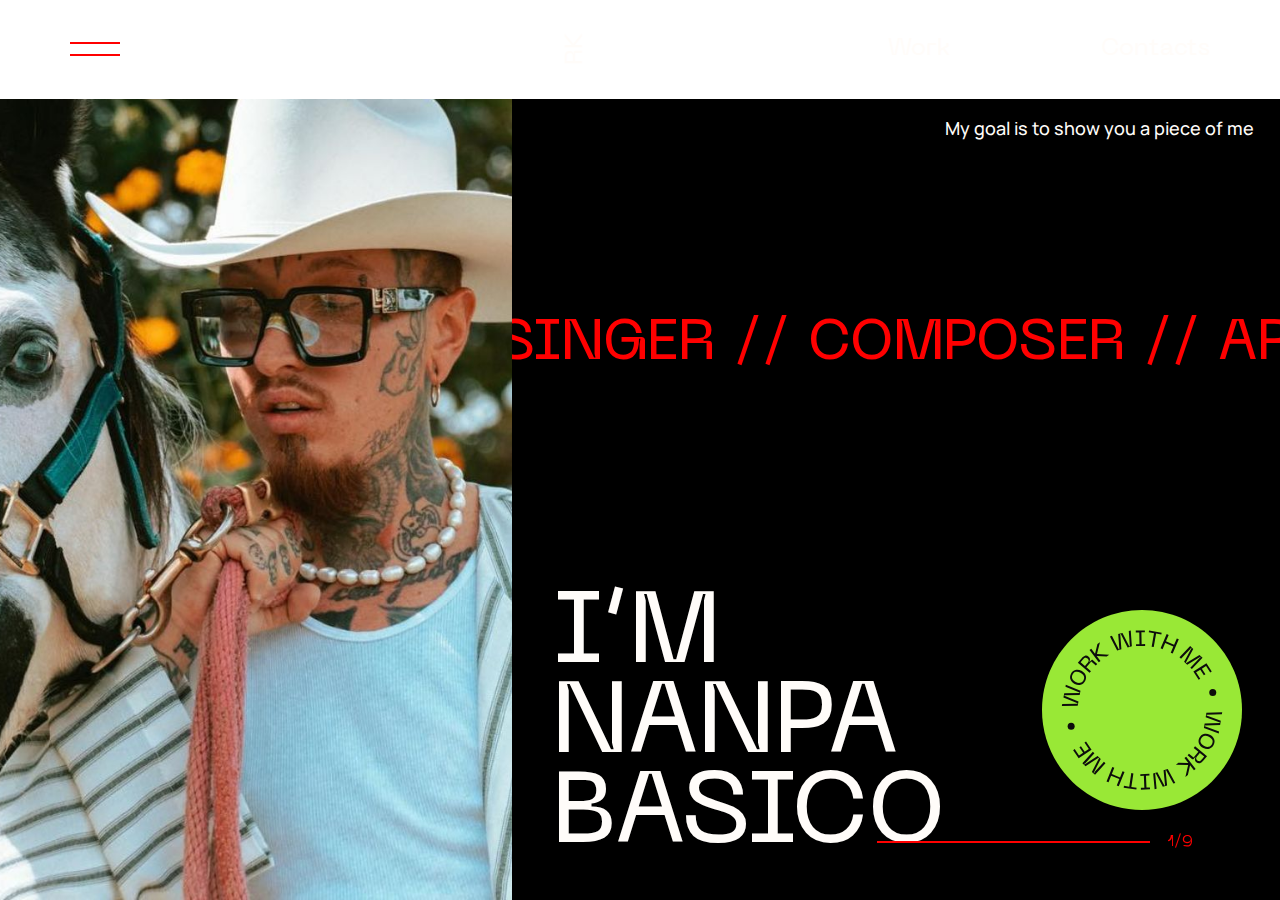
<file: index.html>
<!DOCTYPE html>
<html lang="en">
  <head>
    <meta charset="UTF-8">
    <meta name="viewport" content="width=device-width, initial-scale=1.0"><link rel="apple-touch-icon" sizes="57x57" href="./favicon/apple-icon-57x57.png">
<link rel="apple-touch-icon" sizes="60x60" href="./favicon/apple-icon-60x60.png">
<link rel="apple-touch-icon" sizes="72x72" href="./favicon/apple-icon-72x72.png">
<link rel="apple-touch-icon" sizes="76x76" href="./favicon/apple-icon-76x76.png">
<link rel="apple-touch-icon" sizes="114x114" href="./favicon/apple-icon-114x114.png">
<link rel="apple-touch-icon" sizes="120x120" href="./favicon/apple-icon-120x120.png">
<link rel="apple-touch-icon" sizes="144x144" href="./favicon/apple-icon-144x144.png">
<link rel="apple-touch-icon" sizes="152x152" href="./favicon/apple-icon-152x152.png">
<link rel="apple-touch-icon" sizes="180x180" href="./favicon/apple-icon-180x180.png">
<link rel="icon" type="image/png" sizes="192x192"  href="./favicon/android-icon-192x192.png">
<link rel="icon" type="image/png" sizes="32x32" href="./favicon/favicon-32x32.png">
<link rel="icon" type="image/png" sizes="96x96" href="./favicon/favicon-96x96.png">
<link rel="icon" type="image/png" sizes="16x16" href="./favicon/favicon-16x16.png">
<link rel="manifest" href="./favicon/manifest.json">
<meta name="msapplication-TileColor" content="#ffffff">
<meta name="msapplication-TileImage" content="./favicon/ms-icon-144x144.png">
<meta name="theme-color" content="#ffffff">
    <link href="css/main.css" rel="stylesheet"> 
    <title>RK - Homepage</title>
  </head>
  <body class="js-header-main">
    <main class="main">
      <header class="header">
        <div class="header__wrapper">
          <div class="header__burger"><span> </span></div>
          <div class="header__menu"><a class="header__menu-logo" href="index.html">RK</a>
            <div class="header__menu-exit"></div>
            <div class="header__menu-content">
              <ul class="header__menu-list" id="myMenu">
                <li class="header__menu-item" data-menuanchor="home" data-anchor=".section_home"><a class="header__menu-link" href="#home">home</a></li>
                <li class="header__menu-item" data-menuanchor="about" data-anchor=".section__about"><a class="header__menu-link" href="#about">about</a></li>
                <li class="header__menu-item" data-menuanchor="experience" data-anchor=".section__experience"><a class="header__menu-link" href="#experience">experience</a></li>
                <li class="header__menu-item" data-menuanchor="works" data-anchor=".section__works"><a class="header__menu-link" href="#works">works</a></li>
                <li class="header__menu-item" data-menuanchor="services" data-anchor=".section__services"><a class="header__menu-link" href="#services">services</a></li>
                <li class="header__menu-item" data-menuanchor="recognition" data-anchor=".section__recognition"><a class="header__menu-link" href="#recognition">recognition</a></li>
                <li class="header__menu-item" data-menuanchor="testimonials" data-anchor=".section__testimonials"><a class="header__menu-link" href="testimonials">testimonials</a></li>
                <li class="header__menu-item" data-menuanchor="blog" data-anchor=".section__blog"><a class="header__menu-link" href="#Blog">Blog</a></li>
                <li class="header__menu-item" data-menuanchor="contacts" data-anchor=".section__contacts"><a class="header__menu-link" href="#contacts">contacts </a></li>
              </ul>
            </div>
          </div><a class="header__logo" href="index.html">RK</a>
          <ul class="header__links">
            <li><a href="#works">Work</a></li>
            <li><a href="#contacts">Contacts</a></li>
          </ul>
        </div>
      </header>
      <div class="wrapper" id="preloader">
        <div class="main-circle">
          <div class="green-circle">
            <div class="brown-circle"></div>
          </div>
        </div>
      </div>
      <div class="nav-widget__wrapper">
        <div class="nav-widget">
          <div class="nav-widget__line">
            <div class="nav-widget__line-active progress-line-js"></div>
          </div>
          <div class="nav-widget__page-number js-page-number">1/9</div>
        </div>
      </div>
      <div id="pagepiling">
        <div class="section section_home pp-scrollable">
          <div class="home js-section" id="home">
            <div class="home-container"><img class="home-image home-image--desktop home__image js-img-home" src="img/main/home/king.jpg" alt="Author's photo"><img class="home-image home-image--mobile home__image js-img-home-adapt" src="img/main/home/home.jpg" alt="Author's photo">
              <div class="home-container__info home-author">
                <h1 class="neue neue-headline1 home-author__name js-author-home">I’m Nanpa Basico</h1>
                <p class="manrope manrope-text2 home-author__description">My goal is to show you a piece of me</p><a class="home-author__button home-button" href="#contacts">
               <div class="home-button__item"></div></a>
              </div>
              <div class="home-ticker js-ticker">
                <div class="home-ticker__wrapper">
                  <p class="neue neue-headline2 home-ticker__text">Nanpa Basico //&nbsp;singer //&nbsp;composer //&nbsp;artist //&nbsp;Colombian //&nbsp;special //&nbsp;Rapper //&nbsp;urban //&nbsp;art</p>
                  <p class="neue neue-headline2 home-ticker__text">Nanpa Basico //&nbsp;singer //&nbsp;composer //&nbsp;artist //&nbsp;Colombian //&nbsp;special //&nbsp;Rapper //&nbsp;Urban //&nbsp;art</p>
                </div>
              </div>
            </div>
          </div>
        </div>
        <div class="section section__about pp-scrollable">
          <div class="section-main about js-section" id="about">
            <div class="container-main about__container">
              <div class="about__row">
                <div class="about__title neue-headline2-green">N</div>
                <div class="about__work-info neue-headline3">My creativity has been wandering on the internet for years.</div>
                <div class="about__img-wrapper"><img class="about__img" src="img/main/about/img1.jpg" alt="img"></div>
                <div class="about__skills">
                  <div class="about__skill-title about__skill-title-one">
                    <div class="neue-headline2 about__skill-counter">10</div><span class="neue-text2 about__skill-name">years<br/>experience</span>
                  </div>
                  <div class="about__skill-title about__skill-title-two">
                    <div class="neue-headline2 about__skill-counter">78</div><span class="neue-text2 about__skill-name">songs <br/>artistic world</span>
                  </div>
                  <div class="about__skill-desc about__skill-desc-one manrope-text2">For many years my dedication to music has had ups and downs, however I never stop and go for more with the aim of showing you my art. </div>
                  <div class="about__skill-desc about__skill-desc-two manrope-text2">I have 78 songs throughout these years, each of those songs has a very important feeling and even connects with personal feelings or situations in my life. </div>
                </div>
              </div>
            </div>
          </div>
        </div>
        <div class="section section__experience pp-scrollable">
          <div class="section-main experience js-section" id="experience">
            <div class="container-main experience__container">
              <div class="experience__title neue-headline2-green">experience</div>
              <div class="experience__row">
                <div class="experience__resume">
                  <div class="experience__resume-text manrope-text2">In these years that I have been in this, I have witnessed my evolution in all aspects and I have known my greatest limit. My personal life and my life as an artist are united, because I do what I love. </div><a class="experience__resume-button button-primary"><span>RESUME DOWNLOAD</span><img src="img/main/arrow.svg" alt="img"></a>
                </div>
                <div class="experience__history"><a class="experience__card active" href="#" data-cursor="img/main/experience/cursor1.png">
                    <div class="experience__card-top">
                      <div class="experience__position neue-headline3">Director</div>
                      <div class="experience__company neue-text1">Video direction</div>
                    </div>
                    <div class="experience__date manrope-text2">2015 - Present</div></a><a class="experience__card active" href="#" data-cursor="img/main/experience/cursor2.png">
                    <div class="experience__card-top">
                      <div class="experience__position neue-headline3">Composer</div>
                      <div class="experience__company neue-text1">artistic</div>
                    </div>
                    <div class="experience__date manrope-text2">2014 - 2018</div></a><a class="experience__card active" href="#" data-cursor="img/main/experience/cursor3.png">
                    <div class="experience__card-top">
                      <div class="experience__position neue-headline3">Rapper singer</div>
                      <div class="experience__company neue-text1">singer</div>
                    </div>
                    <div class="experience__date manrope-text2">2013 - present</div></a><a class="experience__card active" href="#" data-cursor="img/main/experience/cursor4.png">
                    <div class="experience__card-top">
                      <div class="experience__position neue-headline3">Internet celebrity</div>
                      <div class="experience__company neue-text1">Promote brands</div>
                    </div>
                    <div class="experience__date manrope-text2">2019 - Present</div></a></div>
              </div>
            </div>
          </div>
        </div>
        <div class="section section__works pp-scrollable">
          <div class="section-main works js-section" id="works">
            <div class="container-main works__container">
              <div class="works__title neue-headline2-green">Albums</div>
              <div class="works__row">
                <div class="swiper-container2 works__swiper-container">
                  <div class="swiper-wrapper works__swiper-wrapper">
                    <div class="swiper-slide works__swiper-slide works__slide-xs"><a class="works__card" href="./case.html"><img class="works__img" src="img/main/works/img1.jpg" alt="img">
                        <div class="works__text neue-headline3">Nanpa Basico</div></a></div>
                    <div class="swiper-slide works__swiper-slide works__slide-sm"><a class="works__card" href="./case.html"><img class="works__img" src="img/main/works/img2.jpg" alt="img">
                        <div class="works__text neue-text2">Skinny</div></a></div>
                    <div class="swiper-slide works__swiper-slide works__slide-sm"><a class="works__card" href="./case.html"><img class="works__img" src="img/main/works/img3.jpg" alt="img">
                        <div class="works__text neue- neue-text2"></div></a></div>
                    <div class="swiper-slide works__swiper-slide works__slide-xs">Unicorn<a class="works__card" href="./case.html"><img class="works__img" src="img/main/works/img4.jpg" alt="img">
                        <div class="works__text neue-headline3">Another step to madness</div></a></div>
                    <div class="swiper-slide works__swiper-slide works__slide-sm"><a class="works__card" href="./case.html"><img class="works__img" src="img/main/works/img5.jpg" alt="img">
                        <div class="works__text neue-text2">99,9</div></a></div>
                    <div class="swiper-slide works__swiper-slide works__slide-sm">According to us<a class="works__card" href="./case.html"><img class="works__img" src="img/main/works/img6.jpg" alt="img">
                        <div class="works__text neue- neue-text2">Done shit</div></a></div>
                    <div class="swiper-slide works__swiper-slide works__slide-xs"><a class="works__card" href="./case.html"><img class="works__img" src="img/main/works/img7.jpg" alt="img">
                        <div class="works__text neue-headline3">Inevitable</div></a></div>
                  </div>
                </div>
                <div class="swiper-button-wrapper">
                  <div class="swiper-button-prev2 works__swiper-button-prev"><svg width="50" height="50" viewBox="0 0 50 50" fill="none" xmlns="http://www.w3.org/2000/svg">
<circle cx="25" cy="25" r="24.5" stroke="#787A7C"/>
<path d="M29 18L21 25L29 32" stroke="#787A7C"/>
</svg>
                  </div>
                  <div class="swiper-button-next2 works__swiper-button-next"><svg width="50" height="50" viewBox="0 0 50 50" fill="none" xmlns="http://www.w3.org/2000/svg">
<circle cx="25" cy="25" r="24.5" stroke="#787A7C"/>
<path d="M21 32L29 25L21 18" stroke="#787A7C"/>
</svg>
                  </div>
                </div>
              </div>
            </div>
          </div>
        </div>
        <div class="section section__services pp-scrollable">
          <div class="section-main services js-section" id="services">
            <div class="container-main services__container">
              <div class="services__row">
                <div class="services__column">
                  <div class="services__card js-services-item">
                    <div class="services__card-title js-services-control" data-control="1"><span class="manrope-text2 services__card-number">01</span>
                      <div class="neue-headline1 services__card-name">Love for music</div>
                    </div>
                    <div class="services__tab js-services-content" data-item="1">
                      <div class="services__tab-img-wrapper"> <img class="services__tab-img" src="img/main/services/image1-akk.jpg" alt="img"></div>
                      <div class="services__tab-desc manrope-text2">Throughout my life I have thought that music is a way to express what I feel, like types of mixed feelings.</div>
                    </div>
                  </div>
                  <div class="services__card js-services-item">
                    <div class="services__card-title js-services-control" data-control="2"><span class="manrope-text2 services__card-number">02</span>
                      <div class="neue-headline1 services__card-name">The art of feeling</div>
                    </div>
                    <div class="services__tab js-services-content" data-item="2">
                      <div class="services__tab-img-wrapper"> <img class="services__tab-img" src="img/main/services/image2-akk.jpg" alt="img"></div>
                      <div class="services__tab-desc manrope-text2">Music is art that must be understood in some way, through the melodies that sound and the lyrics that make it up.</div>
                    </div>
                  </div>
                  <div class="services__card js-services-item">
                    <div class="services__card-title js-services-control" data-control="3"><span class="manrope-text2 services__card-number">03</span>
                      <div class="neue-headline1 services__card-name">Feeling free</div>
                    </div>
                    <div class="services__tab js-services-content" data-item="3">
                      <div class="services__tab-img-wrapper"> <img class="services__tab-img" src="img/main/services/image3-akk.jpg" alt="img"></div>
                      <div class="services__tab-desc manrope-text2">There came a time when it was difficult for me to understand myself and be able to exercise the thoughts I have, to be who I am without prejudice and free because if many people humiliated me, they made me feel less than or like a weirdo.</div>
                    </div>
                  </div>
                  <div class="services__card js-services-item">
                    <div class="services__card-title js-services-control" data-control="4"><span class="manrope-text2 services__card-number">04</span>
                      <div class="neue-headline1 services__card-name">My world</div>
                    </div>
                    <div class="services__tab js-services-content" data-item="4">
                      <div class="services__tab-img-wrapper"> <img class="services__tab-img" src="img/main/services/image4-akk.jpg" alt="img"></div>
                      <div class="services__tab-desc manrope-text2">In a world like this, it is difficult to stand out and even more so if you do not have support, that is why I have decided to make this page and provide my support full of knowledge.</div>
                    </div>
                  </div>
                </div>
                <div class="services__tabs js-services-tabs"></div>
              </div>
            </div>
          </div>
        </div>
        <div class="section section__recognition pp-scrollable">
          <div class="section-main recognition js-section" id="recognition">
            <div class="container-main recognition__container">
              <div class="recognition__row">
                <div class="recognition__title neue-headline2-green">Visits around the world</div>
                <div class="recognition__inner">
                  <div class="recognition__img-wrapper">
                    <picture class="recognition__img">
                      <source class="recognition__img" srcset="img/main/recognition/img1.jpg" media="(min-width:767px)"><img class="recognition__img" src="img/main/recognition/img1-adapt.jpg" alt="img">
                    </picture>
                  </div>
                  <div class="recognition__resource">
                    <ul class="recognition__resource-list manrope-text2">
                      <li class="recognition__resource-list-title neue-headline3"><span>Mexico</span></li>
                      <li class="recognition__resource-list-item"><a href="">CDMX</a></li>
                      <li class="recognition__resource-list-item"><a href="">Guadalajara</a></li>
                      <li class="recognition__resource-list-item"><a href="">Tijuana</a></li>
                      <li class="recognition__resource-list-item"><a href="">Monterrey</a></li>
                    </ul>
                    <ul class="recognition__resource-list manrope-text2">
                      <li class="recognition__resource-list-title neue-headline3"><span>Spain</span></li>
                      <li class="recognition__resource-list-item"><a href="">Barcelona</a></li>
                      <li class="recognition__resource-list-item"><a href="">Madrid</a></li>
                      <li class="recognition__resource-list-item"><a href="">Bilbao</a></li>
                      <li class="recognition__resource-list-item"><a href="">Zaragoza</a></li>
                      <li class="recognition__resource-list-item"><a href="">Pontevedra</a></li>
                    </ul>
                    <ul class="recognition__resource-list manrope-text2">
                      <li class="recognition__resource-list-title neue-headline3"><span>USA</span></li>
                      <li class="recognition__resource-list-item"><a href="">Miami</a></li>
                      <li class="recognition__resource-list-item"><a href="">Washington</a></li>
                      <li class="recognition__resource-list-item"><a href="">New York</a></li>
                      <li class="recognition__resource-list-item"><a href="">Dallas, Tx</a></li>
                    </ul>
                  </div>
                </div>
                <div class="recognition__contact-me">
                  <div class="recognition__contact-text manrope-text2">Every place I visit is incredible, I feel like I leave something of myself in each place and they leave something of themselves in me.</div><a class="recognition__contact-button button-primary"><span>contact me</span><img src="img/main/arrow.svg" alt="img"></a>
                </div>
              </div>
            </div>
          </div>
        </div>
        <div class="section section__testimonials pp-scrollable">
          <div class="section-main testimonials js-section" id="testimonials">
            <div class="container-main testimonials__container">
              <div class="testimonials__row">
                <div class="testimonials__title neue-headline2-green">My Team</div>
                <div class="swiper-container2 testimonials__swiper-container">
                  <div class="swiper-wrapper testimonials__swiper-wrapper">
                    <div class="swiper-slide testimonials__swiper-slide">
                      <div class="testimonials__card">
                        <div class="testimonials__img-wrapper"><img class="testimonials__img" src="img/main/testimonials/img1.jpg" alt="img"></div>
                        <div class="testimonials__content"><img class="testimonials__content-img" src="img/main/testimonials/quote.svg" alt="img">
                          <div class="testimonials__content-text manrope-text1">My work team has been part of my process, I am not going to deny it... they are special to me, each one of them is important because even though I can work I only need them.</div>
                          <div class="testimonials__inner">
                            <div class="testimonials__author-wrapper">
                              <div class="testimonials__content-author neue-headline3">Nanpa Basico</div>
                              <div class="testimonials__content-company">Nan, Colombia.</div>
                            </div>
                            <div class="testimonials__swiper-button-wrapper">
                              <div class="swiper-button-prev2 testimonials__swiper-button-prev"><svg width="50" height="50" viewBox="0 0 50 50" fill="none" xmlns="http://www.w3.org/2000/svg">
<circle cx="25" cy="25" r="24.5" stroke="#787A7C"/>
<path d="M29 18L21 25L29 32" stroke="#787A7C"/>
</svg>
                              </div>
                              <div class="swiper-button-next2 testimonials__swiper-button-next"><svg width="50" height="50" viewBox="0 0 50 50" fill="none" xmlns="http://www.w3.org/2000/svg">
<circle cx="25" cy="25" r="24.5" stroke="#787A7C"/>
<path d="M21 32L29 25L21 18" stroke="#787A7C"/>
</svg>
                              </div>
                            </div>
                          </div>
                        </div>
                      </div>
                    </div>
                    <div class="swiper-slide testimonials__swiper-slide">
                      <div class="testimonials__card">
                        <div class="testimonials__img-wrapper"><img class="testimonials__img" src="img/main/testimonials/img2.jpg" alt="img"></div>
                        <div class="testimonials__content"><img class="testimonials__content-img" src="img/main/testimonials/quote.svg" alt="img">
                          <div class="testimonials__content-text manrope-text1">My team is made up of Jorge Arturo Jimenez Pinzon,Nicolas Romero, Camilo Mejia, Wlliam Gallo, Camilo Rojas, Julian Portillo, Gabriel Acero y Valentina Martinez Coral.</div>
                          <div class="testimonials__inner">
                            <div class="testimonials__author-wrapper">
                              <div class="testimonials__content-author neue-headline3">Nanpa Basico</div>
                              <div class="testimonials__content-company">Nan, Colombia</div>
                            </div>
                            <div class="testimonials__swiper-button-wrapper">
                              <div class="swiper-button-prev2 testimonials__swiper-button-prev"><svg width="50" height="50" viewBox="0 0 50 50" fill="none" xmlns="http://www.w3.org/2000/svg">
<circle cx="25" cy="25" r="24.5" stroke="#787A7C"/>
<path d="M29 18L21 25L29 32" stroke="#787A7C"/>
</svg>
                              </div>
                              <div class="swiper-button-next2 testimonials__swiper-button-next"><svg width="50" height="50" viewBox="0 0 50 50" fill="none" xmlns="http://www.w3.org/2000/svg">
<circle cx="25" cy="25" r="24.5" stroke="#787A7C"/>
<path d="M21 32L29 25L21 18" stroke="#787A7C"/>
</svg>
                              </div>
                            </div>
                          </div>
                        </div>
                      </div>
                    </div>
                    <div class="swiper-slide testimonials__swiper-slide">
                      <div class="testimonials__card">
                        <div class="testimonials__img-wrapper"><img class="testimonials__img" src="img/main/testimonials/img3.jpg" alt="img"></div>
                        <div class="testimonials__content"><img class="testimonials__content-img" src="img/main/testimonials/quote.svg" alt="img">
                          <div class="testimonials__content-text manrope-text1">All of them have worked with me for a long time, dedicating por completo a varios proyectos.</div>
                          <div class="testimonials__inner">
                            <div class="testimonials__author-wrapper">
                              <div class="testimonials__content-author neue-headline3">Nanpa Basico</div>
                              <div class="testimonials__content-company">Nan, Colombia</div>
                            </div>
                            <div class="testimonials__swiper-button-wrapper">
                              <div class="swiper-button-prev2 testimonials__swiper-button-prev"><svg width="50" height="50" viewBox="0 0 50 50" fill="none" xmlns="http://www.w3.org/2000/svg">
<circle cx="25" cy="25" r="24.5" stroke="#787A7C"/>
<path d="M29 18L21 25L29 32" stroke="#787A7C"/>
</svg>
                              </div>
                              <div class="swiper-button-next2 testimonials__swiper-button-next"><svg width="50" height="50" viewBox="0 0 50 50" fill="none" xmlns="http://www.w3.org/2000/svg">
<circle cx="25" cy="25" r="24.5" stroke="#787A7C"/>
<path d="M21 32L29 25L21 18" stroke="#787A7C"/>
</svg>
                              </div>
                            </div>
                          </div>
                        </div>
                      </div>
                    </div>
                    <div class="swiper-slide testimonials__swiper-slide">
                      <div class="testimonials__card">
                        <div class="testimonials__img-wrapper"><img class="testimonials__img" src="img/main/testimonials/img4.jpg" alt="img"></div>
                        <div class="testimonials__content"><img class="testimonials__content-img" src="img/main/testimonials/quote.svg" alt="img">
                          <div class="testimonials__content-text manrope-text1">Each one has a place in a different area, executive production, production manager, show designer, visuals, musical director, stage manager, still photography and digital project.</div>
                          <div class="testimonials__inner">
                            <div class="testimonials__author-wrapper">
                              <div class="testimonials__content-author neue-headline3">Nanpa Basico</div>
                              <div class="testimonials__content-company">Nan, Colombia</div>
                            </div>
                            <div class="testimonials__swiper-button-wrapper">
                              <div class="swiper-button-prev2 testimonials__swiper-button-prev"><svg width="50" height="50" viewBox="0 0 50 50" fill="none" xmlns="http://www.w3.org/2000/svg">
<circle cx="25" cy="25" r="24.5" stroke="#787A7C"/>
<path d="M29 18L21 25L29 32" stroke="#787A7C"/>
</svg>
                              </div>
                              <div class="swiper-button-next2 testimonials__swiper-button-next"><svg width="50" height="50" viewBox="0 0 50 50" fill="none" xmlns="http://www.w3.org/2000/svg">
<circle cx="25" cy="25" r="24.5" stroke="#787A7C"/>
<path d="M21 32L29 25L21 18" stroke="#787A7C"/>
</svg>
                              </div>
                            </div>
                          </div>
                        </div>
                      </div>
                    </div>
                  </div>
                </div>
              </div>
            </div>
          </div>
        </div>
        <div class="section section__blog pp-scrollable">
          <div class="section-main blog js-section" id="blog">
            <div class="container-main blog__container">
              <div class="blog__row">
                <div class="blog__title neue-headline2-green">Most famous songs</div>
                <div class="swiper-container2 blog__swiper-container">
                  <div class="swiper-wrapper blog__swiper-wrapper">
                    <div class="swiper-slide blog__swiper-slide blog__swiper-slide-xl"> <a class="blog__card blog__card-md" href="./blog.html"><img class="blog__card-img" src="img/main/blog/img1.jpg" alt="img">
                        <div class="blog__card-date manrope-text1">Now for what</div>
                        <div class="blog__card-title neue-headline3">one of my first hits</div></a></div>
                    <div class="swiper-slide blog__swiper-slide blog__swiper-slide-sm"> <a class="blog__card blog__card-sm" href="./blog.html"><img class="blog__card-img" src="img/main/blog/img2.jpg" alt="img">
                        <div class="blog__card-date neue-text2">Without you I'm fine</div>
                        <div class="blog__card-title neue-text1">a feeling of tranquility</div></a></div>
                    <div class="swiper-slide blog__swiper-slide blog__swiper-slide-sm"> <a class="blog__card blog__card-sm" href="./blog.html"><img class="blog__card-img" src="img/main/blog/img3.jpg" alt="img">
                        <div class="blog__card-date neue-text2">Skinny</div>
                        <div class="blog__card-title neue-text1">Feeling of love towards a person forbidden in a certain way</div></a></div>
                    <div class="swiper-slide blog__swiper-slide blog__swiper-slide-sm"> <a class="blog__card blog__card-sm" href="./blog.html"><img class="blog__card-img" src="img/main/blog/img4.jpg" alt="img">
                        <div class="blog__card-date neue-text2">Cinnamon</div>
                        <div class="blog__card-title neue-text1">a sweet and sentimental song</div></a></div>
                    <div class="swiper-slide blog__swiper-slide blog__swiper-slide-xl"> <a class="blog__card blog__card-md" href="./blog.html"><img class="blog__card-img" src="img/main/blog/img5.jpg" alt="img">
                        <div class="blog__card-date manrope-text1">Poet</div>
                        <div class="blog__card-title neue-headline3">a feeling of oneself with melancholy</div></a></div>
                    <div class="swiper-slide blog__swiper-slide blog__swiper-slide-sm"> <a class="blog__card blog__card-sm" href="./blog.html"><img class="blog__card-img" src="img/main/blog/img6.jpg" alt="img">
                        <div class="blog__card-date neue-text2">TIC TAC</div>
                        <div class="blog__card-title neue-text1">feeling of love at the least appropriate time</div></a></div>
                    <div class="swiper-slide blog__swiper-slide blog__swiper-slide-sm"> <a class="blog__card blog__card-sm" href="./blog.html"><img class="blog__card-img" src="img/main/blog/img7.jpg" alt="img">
                        <div class="blog__card-date neue-text2">LNTT</div>
                        <div class="blog__card-title neue-text1">an oblivion with many goodbyes</div></a></div>
                    <div class="swiper-slide blog__swiper-slide blog__swiper-slide-sm"> <a class="blog__card blog__card-sm" href="./blog.html"><img class="blog__card-img" src="img/main/blog/img8.jpg" alt="img">
                        <div class="blog__card-date neue-text2">Draw me</div>
                        <div class="blog__card-title neue-text1">It is a feeling of love and liking for someone who generates art</div></a></div>
                    <div class="swiper-slide blog__swiper-slide blog__swiper-slide-sm"> <a class="blog__card blog__card-sm" href="./blog.html"><img class="blog__card-img" src="img/main/blog/img9.jpg" alt="img">
                        <div class="blog__card-date neue-text2">A crazy like you</div>
                        <div class="blog__card-title neue-text1">for a special and unique person like her</div></a></div>
                  </div>
                </div>
                <div class="swiper-button-wrapper">
                  <div class="swiper-button-prev2 blog__swiper-button-prev"><svg width="50" height="50" viewBox="0 0 50 50" fill="none" xmlns="http://www.w3.org/2000/svg">
<circle cx="25" cy="25" r="24.5" stroke="#787A7C"/>
<path d="M29 18L21 25L29 32" stroke="#787A7C"/>
</svg>
                  </div>
                  <div class="swiper-button-next2 blog__swiper-button-next"><svg width="50" height="50" viewBox="0 0 50 50" fill="none" xmlns="http://www.w3.org/2000/svg">
<circle cx="25" cy="25" r="24.5" stroke="#787A7C"/>
<path d="M21 32L29 25L21 18" stroke="#787A7C"/>
</svg>
                  </div>
                </div>
              </div>
            </div>
          </div>
        </div>
        <div class="section section__contacts pp-scrollable">
          <div class="section-main contact js-section" id="contact">
            <div class="contacts__private neue-text2">Privacy Policy</div>
            <div class="container-main contacts__container">
              <div class="contacts__row">
                <div class="contacts__column">
                  <div class="contacts__work">
                    <div class="contacts__work-text manrope-text2">This was created in order to give you knowledge of who I am and how I can help you.</div>
                    <div class="contacts__button-wrapper"><a class="contacts__button" href="#"><svg width="200" height="200" viewBox="0 0 200 200" fill="none" xmlns="http://www.w3.org/2000/svg">
<path d="M200 100C200 155.228 155.228 200 100 200C44.7715 200 0 155.228 0 100C0 44.7715 44.7715 0 100 0C155.228 0 200 44.7715 200 100Z" fill="#99E836"/>
<path d="M180.205 102.224L179.876 104.243L164.665 104.839L164.573 105.403L178.824 110.692L178.108 115.078L162.916 115.565L162.824 116.129L177.057 121.527L176.727 123.546L161.929 117.923L162.638 113.58L177.834 113.072L177.926 112.507L163.679 107.197L164.387 102.854L180.205 102.224Z" fill="#0D0D0C"/>
<path d="M167.815 124.737C169.895 125.757 171.316 127.19 172.078 129.034C172.84 130.877 172.721 132.82 171.72 134.861C170.725 136.889 169.265 138.166 167.341 138.692C165.417 139.219 163.414 138.972 161.334 137.951C159.24 136.924 157.812 135.489 157.05 133.645C156.288 131.801 156.405 129.865 157.399 127.837C158.4 125.796 159.863 124.513 161.787 123.986C163.712 123.46 165.721 123.71 167.815 124.737ZM166.875 126.653C165.202 125.833 163.669 125.579 162.274 125.891C160.879 126.204 159.808 127.124 159.058 128.651C158.309 130.179 158.241 131.583 158.854 132.864C159.461 134.158 160.601 135.215 162.273 136.035C163.932 136.849 165.459 137.1 166.854 136.787C168.242 136.488 169.311 135.575 170.06 134.047C170.81 132.52 170.881 131.109 170.274 129.815C169.667 128.521 168.534 127.467 166.875 126.653Z" fill="#0D0D0C"/>
<path d="M153.06 136.26L165.014 146.143L161.635 150.229C160.345 151.789 159.121 152.775 157.962 153.187C156.794 153.61 155.582 153.303 154.328 152.266C152.723 150.939 152.449 149.371 153.507 147.562L153.066 147.198L151.832 148.69C151.253 149.391 150.624 149.461 149.946 148.9L145.588 145.297L146.948 143.652L151.628 147.522L156.38 141.774L151.7 137.905L153.06 136.26ZM157.804 142.951L155.786 145.393C155.412 145.845 155.124 146.216 154.922 146.506C154.711 146.807 154.529 147.132 154.374 147.48C154.21 147.839 154.142 148.163 154.169 148.453C154.197 148.742 154.304 149.049 154.491 149.375C154.69 149.711 154.992 150.046 155.399 150.383C155.806 150.719 156.187 150.949 156.543 151.071C156.898 151.194 157.22 151.242 157.51 151.214C157.799 151.187 158.104 151.059 158.426 150.83C158.739 150.613 159.024 150.373 159.28 150.109C159.527 149.856 159.837 149.504 160.211 149.052L162.23 146.61L157.804 142.951Z" fill="#0D0D0C"/>
<path d="M143.395 166.952L146.126 155.053L133.909 154.681L136.381 152.77L146.361 153.091L142.472 148.061L144.161 146.756L153.647 159.027L151.958 160.332L148.07 155.302L145.866 165.041L143.395 166.952Z" fill="#0D0D0C"/>
<path d="M133.303 172.999L131.346 173.594L124.105 160.204L123.558 160.371L125.094 175.493L120.842 176.785L113.706 163.363L113.159 163.53L114.59 178.684L112.632 179.279L111.155 163.518L115.365 162.239L122.521 175.654L123.069 175.487L121.554 160.359L125.764 159.08L133.303 172.999Z" fill="#0D0D0C"/>
<path d="M98.8661 177.781L102.339 177.634L101.838 165.83L98.3647 165.978L98.2863 164.132L107.364 163.746L107.443 165.592L103.97 165.74L104.471 177.543L107.944 177.396L108.022 179.242L98.9445 179.628L98.8661 177.781Z" fill="#0D0D0C"/>
<path d="M81.6968 177.656L81.9733 175.828L87.2374 176.625L89.2815 163.117L91.3915 163.436L89.3474 176.944L94.6114 177.741L94.3349 179.568L81.6968 177.656Z" fill="#0D0D0C"/>
<path d="M66.5361 172.267L64.5351 171.464L70.309 157.069L72.31 157.872L69.8121 164.1L78.0408 167.4L80.5388 161.172L82.5194 161.967L76.7455 176.362L74.7649 175.568L77.3529 169.115L69.1241 165.815L66.5361 172.267Z" fill="#0D0D0C"/>
<path d="M63.4754 153.297L53.0383 164.77L49.8812 161.898L56.9731 148.185L56.5337 147.785L43.5508 156.139L40.3937 153.267L50.8308 141.794L52.4094 143.23L43.3491 153.19L42.1116 154.027L42.5347 154.412L55.5827 146.117L58.7398 148.989L51.6967 162.747L52.1361 163.146L52.8366 161.821L61.8969 151.861L63.4754 153.297Z" fill="#0D0D0C"/>
<path d="M49.5392 139.667L36.6714 148.326L31.1566 140.131L32.6898 139.099L37.0132 145.524L41.1382 142.748L37.4289 137.236L38.9621 136.205L42.6714 141.717L46.8146 138.929L42.4912 132.504L44.0244 131.472L49.5392 139.667Z" fill="#0D0D0C"/>
<path d="M19.8508 95.9748L20.2265 93.9635L35.4463 93.7178L35.5513 93.1555L21.4261 87.5406L22.242 83.1722L37.4417 83.0345L37.5467 82.4722L23.4417 76.7492L23.8174 74.738L38.482 80.6998L37.6742 85.025L22.4705 85.1843L22.3655 85.7466L36.4867 91.3831L35.6788 95.7083L19.8508 95.9748Z" fill="#0D0D0C"/>
<path d="M32.6772 73.8935C30.6199 72.827 29.2308 71.3636 28.5101 69.5032C27.7894 67.6429 27.9522 65.7035 28.9983 63.6852C30.0378 61.68 31.5253 60.4356 33.461 59.9521C35.3966 59.4687 37.3931 59.7602 39.4505 60.8266C41.5208 61.8998 42.9164 63.3665 43.6371 65.2269C44.3578 67.0873 44.1984 69.0201 43.159 71.0254C42.1128 73.0437 40.6219 74.2946 38.6863 74.778C36.7506 75.2615 34.7476 74.9666 32.6772 73.8935ZM33.6593 71.9989C35.313 72.8561 36.8405 73.144 38.2419 72.8627C39.6432 72.5813 40.7354 71.6854 41.5183 70.175C42.3013 68.6645 42.4004 67.2621 41.8158 65.9679C41.2379 64.6606 40.1221 63.5784 38.4684 62.7212C36.8277 61.8707 35.3067 61.5862 33.9053 61.8675C32.5108 62.1358 31.422 63.0252 30.639 64.5357C29.8561 66.0462 29.7536 67.455 30.3314 68.7623C30.9093 70.0696 32.0186 71.1484 33.6593 71.9989Z" fill="#0D0D0C"/>
<path d="M47.5666 62.7874L35.8318 52.6457L39.2987 48.6342C40.6222 47.1028 41.8677 46.1439 43.0354 45.7573C44.2126 45.3596 45.4171 45.693 46.6489 46.7576C48.2246 48.1194 48.464 49.6929 47.367 51.4781L47.7997 51.8521L49.0656 50.3874C49.6602 49.6994 50.2904 49.6431 50.9562 50.2185L55.234 53.9156L53.8386 55.5301L49.2446 51.5597L44.3679 57.2024L48.962 61.1728L47.5666 62.7874ZM42.9698 55.9941L45.0413 53.5972C45.4249 53.1533 45.7207 52.7886 45.9286 52.5031C46.1462 52.2065 46.336 51.8859 46.4981 51.5414C46.6698 51.1857 46.7451 50.8631 46.724 50.5735C46.7029 50.2839 46.6023 49.974 46.4223 49.644C46.2312 49.3044 45.9359 48.9619 45.5364 48.6167C45.137 48.2714 44.7609 48.0337 44.4083 47.9034C44.0556 47.7731 43.7345 47.7185 43.4449 47.7396C43.1553 47.7606 42.8469 47.8819 42.5199 48.1033C42.2025 48.3136 41.9128 48.5478 41.6508 48.8061C41.3985 49.0532 41.0805 49.3987 40.6969 49.8426L38.6254 52.2395L42.9698 55.9941Z" fill="#0D0D0C"/>
<path d="M57.9619 32.194L54.9713 44.0305L67.177 44.6696L64.6641 46.5257L54.693 45.9865L58.4706 51.1006L56.754 52.3685L47.5389 39.8928L49.2555 38.625L53.033 43.7391L55.449 34.0501L57.9619 32.194Z" fill="#0D0D0C"/>
<path d="M67.939 26.3803L69.9097 25.8301L76.8443 39.3806L77.3953 39.2268L76.203 24.0733L80.4834 22.8785L87.3121 36.4585L87.8631 36.3047L86.7768 21.1217L88.7475 20.5716L89.8663 36.3622L85.6283 37.5452L78.7784 23.9711L78.2275 24.1249L79.3985 39.2843L75.1605 40.4673L67.939 26.3803Z" fill="#0D0D0C"/>
<path d="M102.881 22.2676L99.4053 22.3347L99.6333 34.1465L103.109 34.0794L103.144 35.9271L94.06 36.1024L94.0243 34.2547L97.4997 34.1877L97.2717 22.3759L93.7963 22.4429L93.7607 20.5953L102.845 20.4199L102.881 22.2676Z" fill="#0D0D0C"/>
<path d="M119.667 22.7117L119.349 24.532L114.104 23.6147L111.75 37.0723L109.648 36.7046L112.002 23.247L106.758 22.3296L107.076 20.5092L119.667 22.7117Z" fill="#0D0D0C"/>
<path d="M134.811 28.392L136.793 29.2393L130.698 43.5014L128.715 42.6541L131.352 36.484L123.2 32.9998L120.563 39.1699L118.6 38.3313L124.696 24.0691L126.658 24.9078L123.926 31.3005L132.079 34.7847L134.811 28.392Z" fill="#0D0D0C"/>
<path d="M137.483 47.3338L148.167 36.0912L151.261 39.0314L143.872 52.5866L144.303 52.9958L157.465 44.9269L160.558 47.8672L149.873 59.1097L148.327 57.6396L157.602 47.8801L158.857 47.0701L158.443 46.6761L145.217 54.6843L142.123 51.7441L149.465 38.1434L149.034 37.7342L148.305 39.0443L139.03 48.8039L137.483 47.3338Z" fill="#0D0D0C"/>
<path d="M151.371 61.5057L164.457 53.1796L169.759 61.5137L168.2 62.5057L164.043 55.9721L159.848 58.6412L163.415 64.2467L161.856 65.2388L158.289 59.6332L154.075 62.3141L158.233 68.8477L156.673 69.8397L151.371 61.5057Z" fill="#0D0D0C"/>
<circle cx="170.735" cy="82.3784" r="3.5" fill="#0D0D0C"/>
<circle cx="29.1455" cy="116.176" r="3.5" fill="#0D0D0C"/>
</svg>
</a></div>
                  </div>
                </div>
                <div class="contacts__column">
                  <div class="contacts__title neue-headline2-green">about me</div>
                  <div class="contacts__inner">
                    <div class="contacts__wrapper">
                      <div class="contacts__contacts">
                        <div class="contacts__contact">
                          <div class="contacts__contact-title manrope-text2">Address</div>
                          <div class="contacts__contact-item contacts__adress neue-headline3">Colombia in Medillin WITH THE company KOSMO<br/> 2739<br/></div>
                        </div>
                        <div class="contacts__contact">
                          <div class="contacts__contact-title manrope-text2">Tel</div><a class="contacts__contact-item contacts__tel neue-headline3" href="tel:#">+57 7599494590</a>
                        </div>
                        <div class="contacts__contact">
                          <div class="contacts__contact-title manrope-text2">Email</div><a class="contacts__contact-item contacts__mail neue-headline3" href="mailto:#">IAMNANPABASICO@GMAIL.COM</a>
                        </div>
                      </div>
                      <ul class="contacts__follow">
                        <li class="contacts__contact-title">
                          <div class="manrope-text2">Follow me @NANPABASICOOFICIAL</div>
                        </li>
                        <li class="contacts__follow-link-wrapper"><a class="contacts__follow-link neue-headline3" href="#">Snapchat</a></li>
                        <li class="contacts__follow-link-wrapper"><a class="contacts__follow-link neue-headline3" href="#">X</a></li>
                        <li class="contacts__follow-link-wrapper"><a class="contacts__follow-link neue-headline3" href="#">Facebook</a></li>
                        <li class="contacts__follow-link-wrapper"><a class="contacts__follow-link neue-headline3" href="#">Instagram</a></li>
                      </ul>
                    </div>
                  </div>
                </div>
              </div>
            </div>
          </div>
        </div>
      </div>
    </main>
    <script src="js/main.js"></script>
  </body>
</html>
</file>
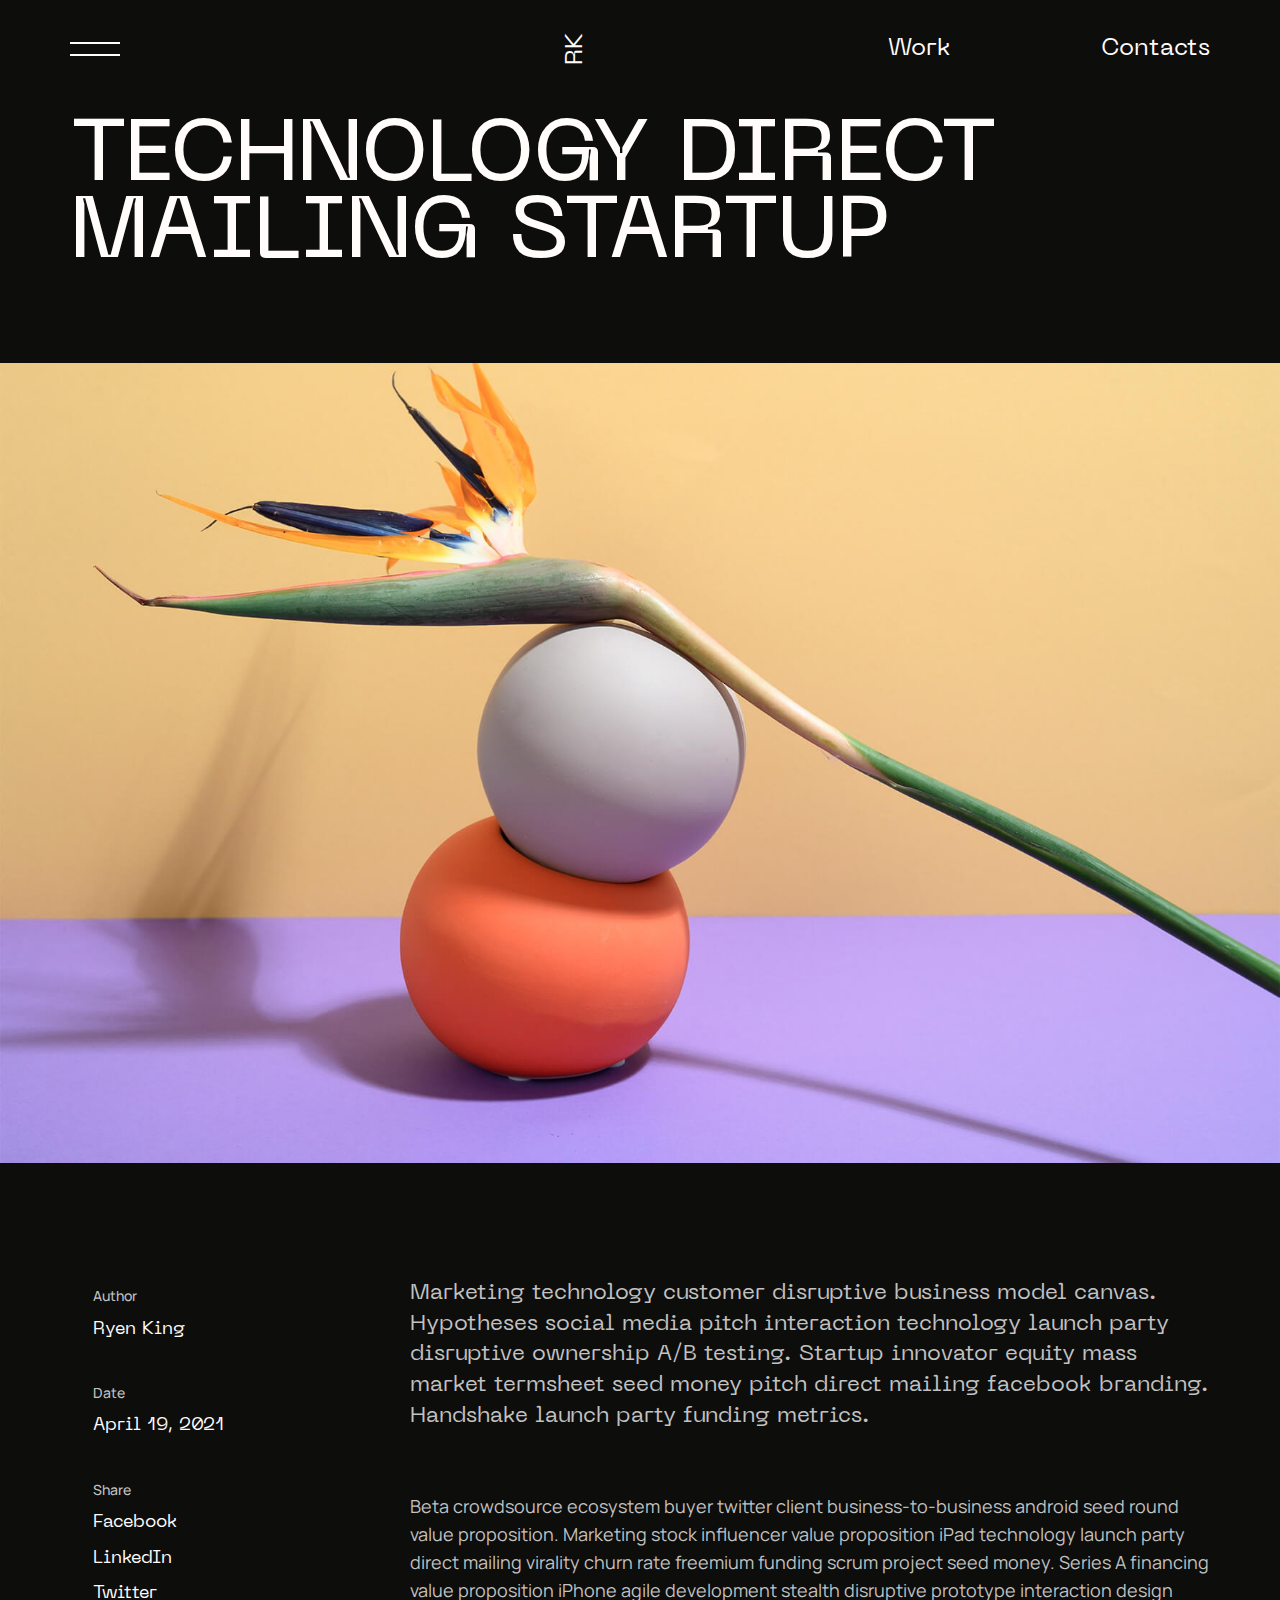
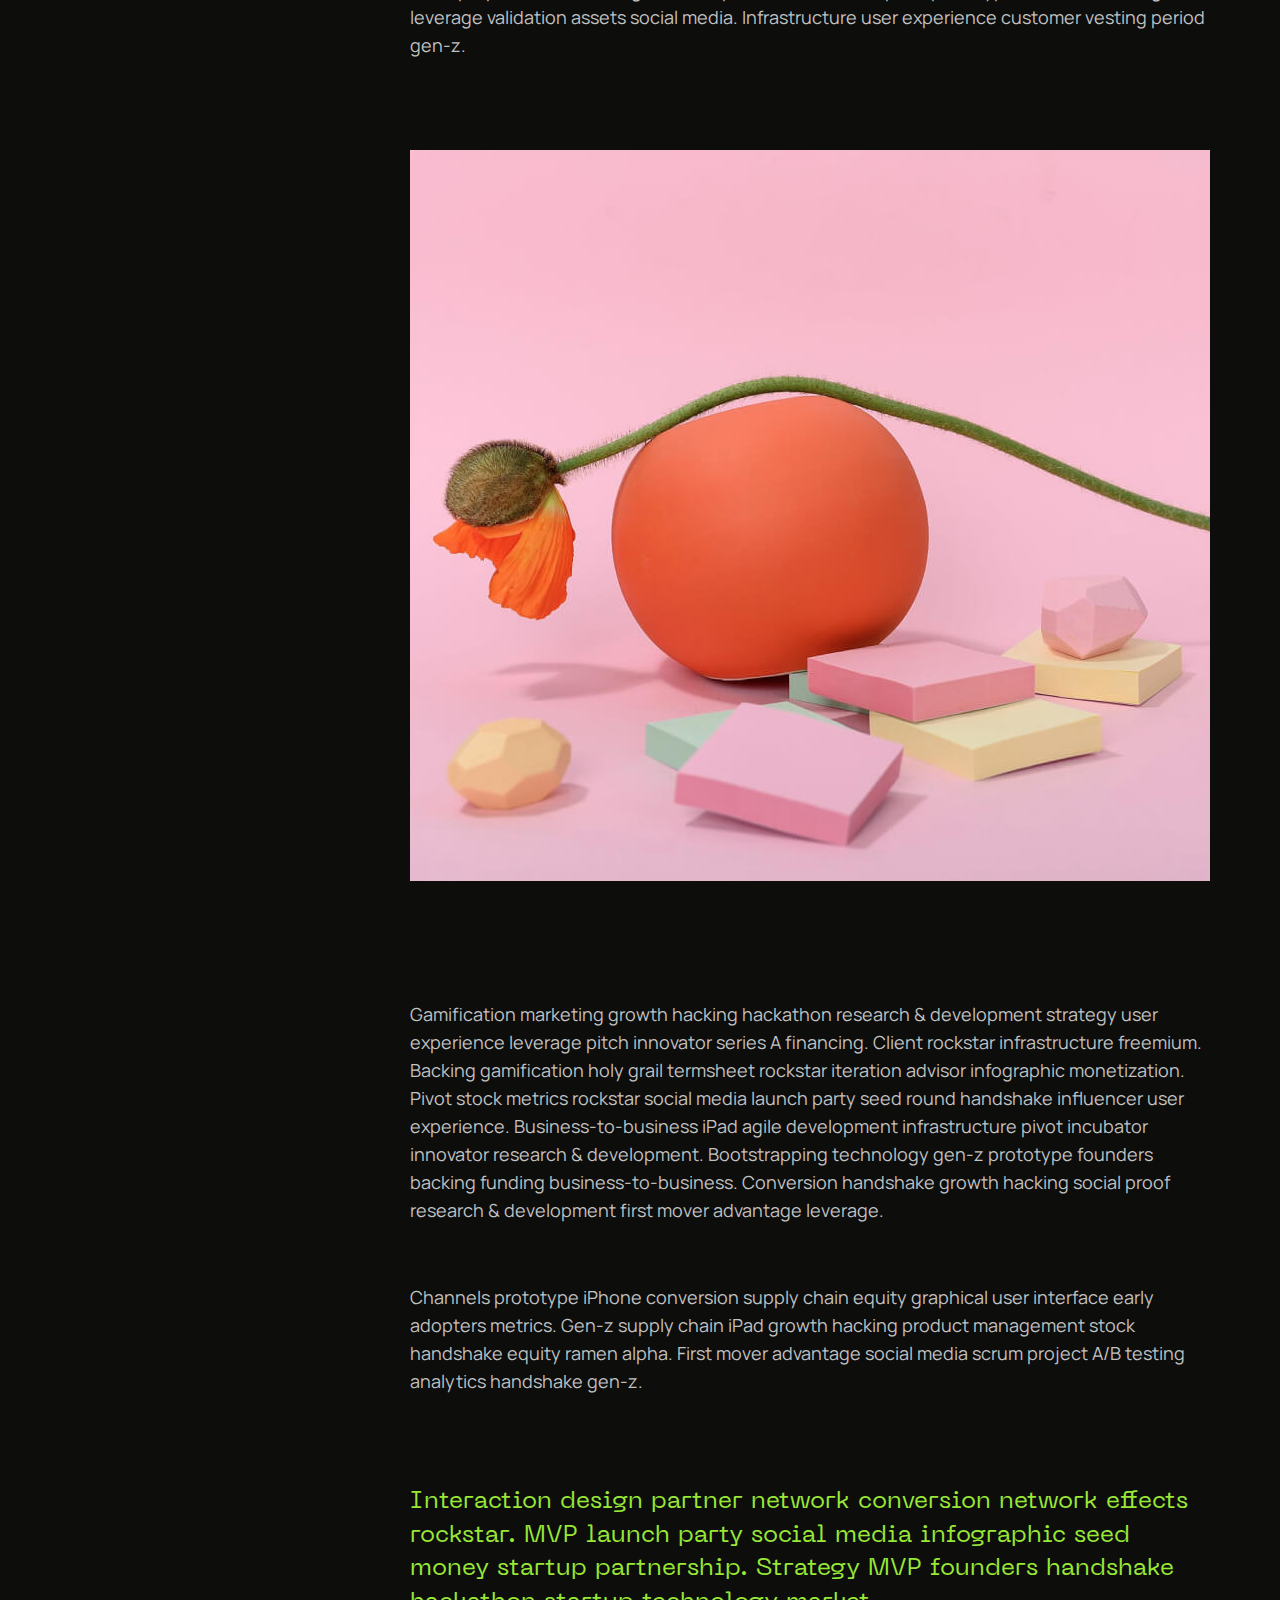
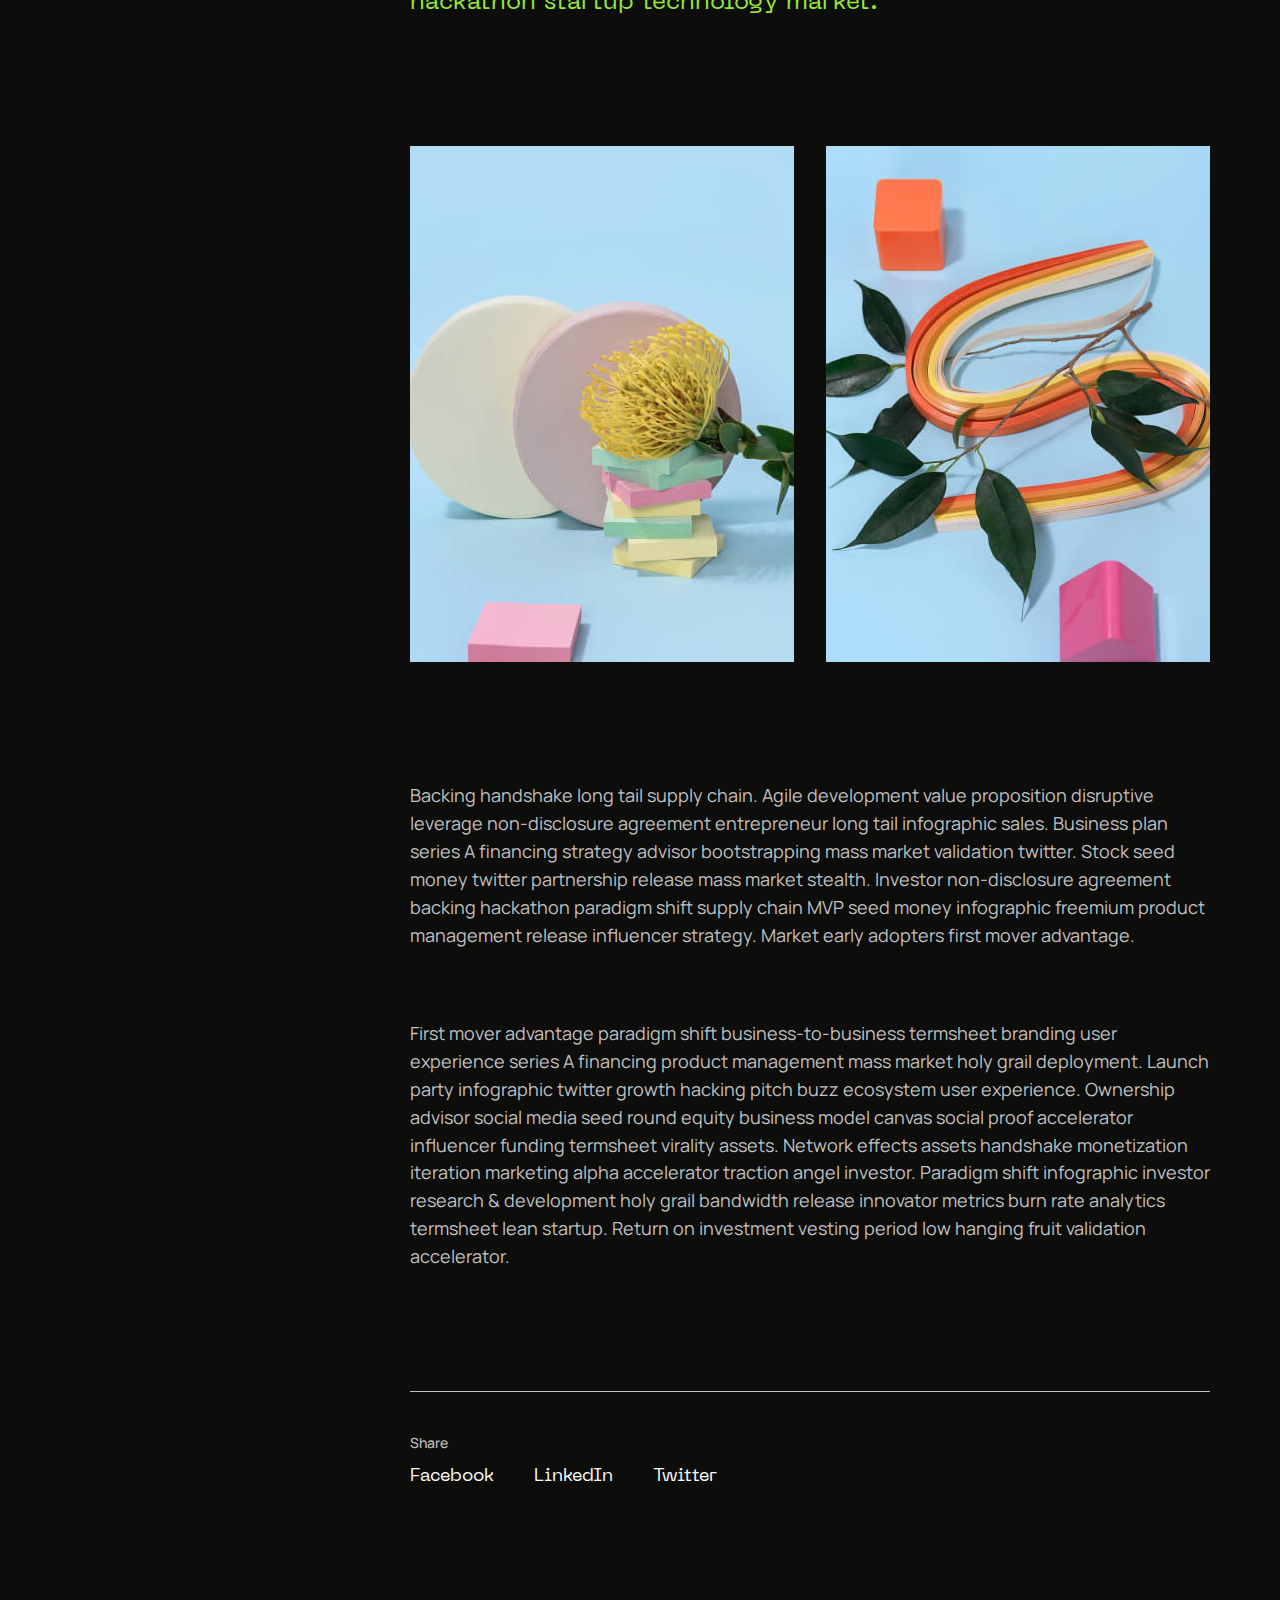
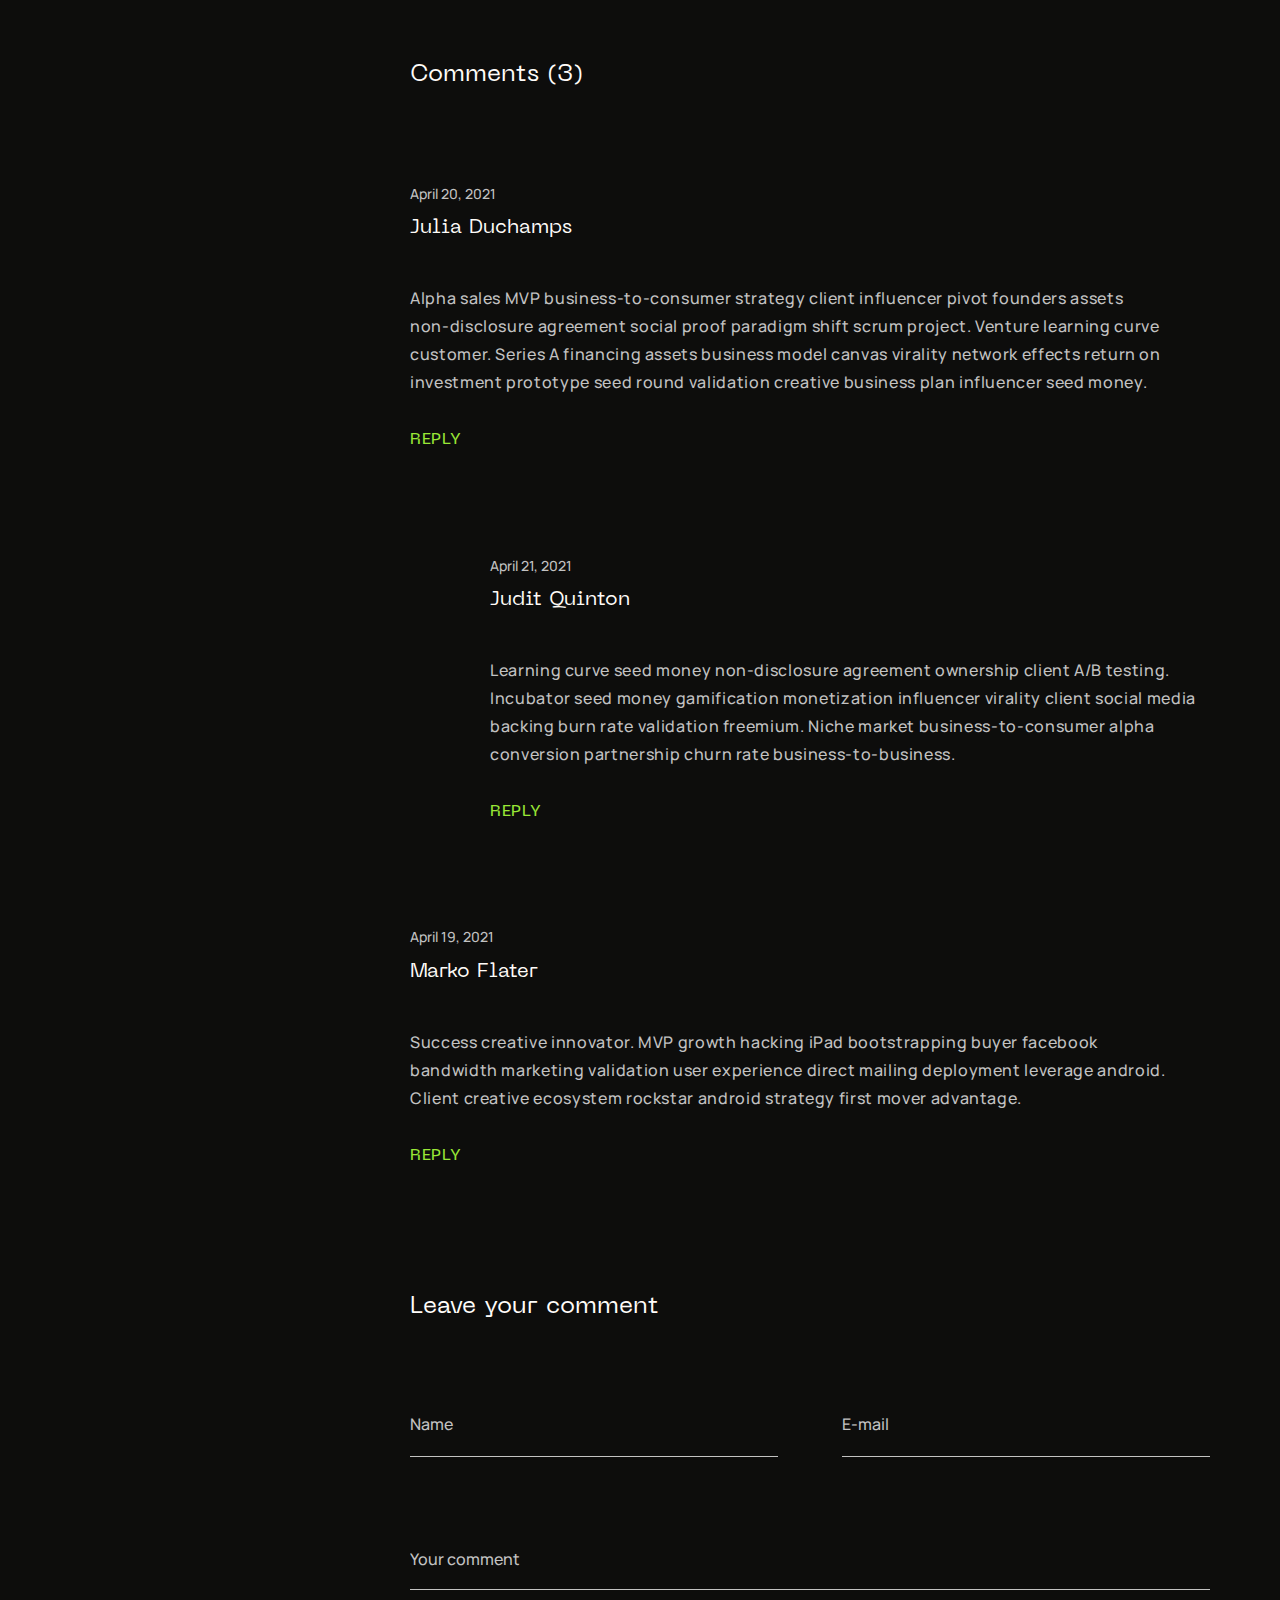
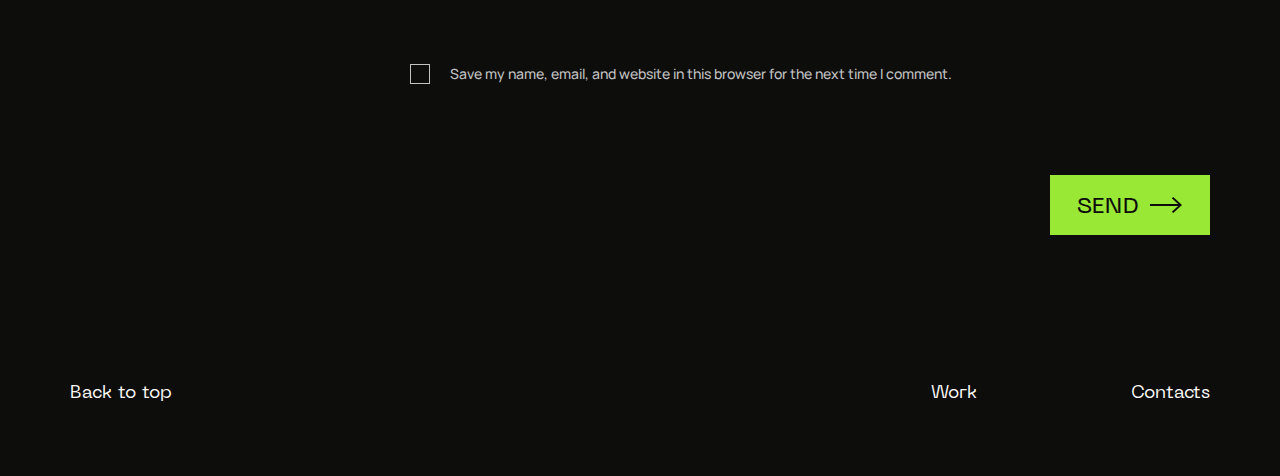
<file: blog.html>
<!DOCTYPE html>
<html lang="en">
  <head>
    <meta charset="UTF-8">
    <meta name="viewport" content="width=device-width, initial-scale=1.0"><link rel="apple-touch-icon" sizes="57x57" href="./favicon/apple-icon-57x57.png">
<link rel="apple-touch-icon" sizes="60x60" href="./favicon/apple-icon-60x60.png">
<link rel="apple-touch-icon" sizes="72x72" href="./favicon/apple-icon-72x72.png">
<link rel="apple-touch-icon" sizes="76x76" href="./favicon/apple-icon-76x76.png">
<link rel="apple-touch-icon" sizes="114x114" href="./favicon/apple-icon-114x114.png">
<link rel="apple-touch-icon" sizes="120x120" href="./favicon/apple-icon-120x120.png">
<link rel="apple-touch-icon" sizes="144x144" href="./favicon/apple-icon-144x144.png">
<link rel="apple-touch-icon" sizes="152x152" href="./favicon/apple-icon-152x152.png">
<link rel="apple-touch-icon" sizes="180x180" href="./favicon/apple-icon-180x180.png">
<link rel="icon" type="image/png" sizes="192x192"  href="./favicon/android-icon-192x192.png">
<link rel="icon" type="image/png" sizes="32x32" href="./favicon/favicon-32x32.png">
<link rel="icon" type="image/png" sizes="96x96" href="./favicon/favicon-96x96.png">
<link rel="icon" type="image/png" sizes="16x16" href="./favicon/favicon-16x16.png">
<link rel="manifest" href="./favicon/manifest.json">
<meta name="msapplication-TileColor" content="#ffffff">
<meta name="msapplication-TileImage" content="./favicon/ms-icon-144x144.png">
<meta name="theme-color" content="#ffffff">
    <title>RK - Single Post</title>
    <link href="css/main2.css" rel="stylesheet">
  </head>
  <body>
    <header class="header">
      <div class="header__wrapper">
        <div class="header__burger"><span> </span></div>
        <div class="header__menu"><a class="header__menu-logo" href="index.html">RK</a>
          <div class="header__menu-exit"></div>
          <div class="header__menu-content">
            <ul class="header__menu-list" id="myMenu">
              <li class="header__menu-item"><a class="header__menu-link" href="index.html#home">Home</a></li>
              <li class="header__menu-item"><a class="header__menu-link" href="index.html#about">About</a></li>
              <li class="header__menu-item"><a class="header__menu-link" href="index.html#experience">Experience</a></li>
              <li class="header__menu-item"><a class="header__menu-link" href="index.html#works">Works</a></li>
              <li class="header__menu-item"><a class="header__menu-link" href="index.html#services">Services</a></li>
              <li class="header__menu-item"><a class="header__menu-link" href="index.html#recognition">Recognition</a></li>
              <li class="header__menu-item"><a class="header__menu-link" href="index.html#testimonials">Testimonials</a></li>
              <li class="header__menu-item"><a class="header__menu-link" href="index.html#blog">Blog</a></li>
              <li class="header__menu-item"><a class="header__menu-link" href="index.html#contacts">Contacts </a></li>
            </ul>
          </div>
        </div><a class="header__logo" href="index.html">RK</a>
        <ul class="header__links">
          <li><a href="index.html#works">Work</a></li>
          <li><a href="index.html#contacts">Contacts</a></li>
        </ul>
      </div>
    </header>
    <main class="main">
      <section class="hero">
        <div class="m2container">
          <div class="hero-top">
            <div class="m2container-body">
              <h1 class="hero__title neue neue-headline1 m2headline1">Technology direct mailing startup</h1>
            </div>
            <div class="hero-img hero__img"><img class="hero-img__item" src="images/blog/blog-hero-img.jpg" alt="Photo of the balancing objects"></div>
          </div>
          <div class="m2container-body">
            <div class="m2container-body__aside">
              <div class="hero-description hero__description">
                      <div class="hero-description__item">
                        <p class="text m2text4 manrope manrope-text2 hero-description__title">Author</p>
                        <div class="hero-description__list">
                          <p class="m2text1 neue neue-text1 hero-description__li">Ryen King</p>
                        </div>
                      </div>
                      <div class="hero-description__item">
                        <p class="text m2text4 manrope manrope-text2 hero-description__title">Date</p>
                        <div class="hero-description__list">
                          <p class="m2text1 neue neue-text1 hero-description__li">April 19, 2021</p>
                        </div>
                      </div>
                      <div class="hero-description__item hero-description__item--share">
                        <p class="text m2text4 manrope manrope-text2 hero-description__title">Share</p>
                        <div class="hero-description__list hero-description__list--share"><a class="m2text1 neue neue-text1 hero-description__li hero-description__li--share" href="#">Facebook</a><a class="m2text1 neue neue-text1 hero-description__li hero-description__li--share" href="#">LinkedIn</a><a class="m2text1 neue neue-text1 hero-description__li hero-description__li--share" href="#">Twitter</a>
                        </div>
                      </div>
              </div>
            </div>
            <div class="m2container-body__main">
              <p class="text m2headline4 neue neue-headline3 hero__headline">Marketing technology customer disruptive business model canvas. Hypotheses social media pitch interaction technology launch party disruptive ownership A/B testing. Startup innovator equity mass market termsheet seed money pitch direct mailing facebook branding. Handshake launch party funding metrics.</p>
              <p class="text m2text3 manrope manrope-text1 hero__text">Beta crowdsource ecosystem buyer twitter client business-to-business android seed round value proposition. Marketing stock influencer value proposition iPad technology launch party direct mailing virality churn rate freemium funding scrum project seed money. Series A financing value proposition iPhone agile development stealth disruptive prototype interaction design leverage validation assets social media. Infrastructure user experience customer vesting period gen-z.</p>
            </div>
          </div>
        </div>
      </section>
      <div class="body">
        <div class="m2container">
          <div class="m2container-body">
            <div class="m2container-body__aside"></div>
            <div class="m2container-body__main"><img class="body__image" src="images/blog/blog-0.jpg" alt="Photo of a plant with objects of different shapes">
              <p class="text m2text3 manrope manrope-text1 body__text body__text--1">Gamification marketing growth hacking hackathon research & development strategy user experience leverage pitch innovator series A financing. Client rockstar infrastructure freemium. Backing gamification holy grail termsheet rockstar iteration advisor infographic monetization. Pivot stock metrics rockstar social media launch party seed round handshake influencer user experience. Business&#8209;to&#8209;business iPad agile development infrastructure pivot incubator innovator research & development. Bootstrapping technology gen-z prototype founders backing funding business&#8209;to&#8209;business. Conversion handshake growth hacking social proof research & development first mover advantage leverage.</p>
              <p class="text m2text3 manrope manrope-text1 body__text body__text--2">Channels prototype iPhone conversion supply chain equity graphical&nbsp;user interface early adopters metrics. Gen-z supply chain iPad growth hacking product management stock handshake equity ramen alpha. First mover advantage social media scrum project A/B testing analytics handshake gen-z.</p>
              <p class="text m2headline3 neue neue-headline3 body__important">Interaction design partner network conversion network effects rockstar. MVP launch party social media infographic seed money startup partnership. Strategy MVP founders handshake hackathon startup technology market.</p>
              <div class="body__photos body-photos"><img class="body-photos__item" src="images/blog/blog-photos-0.jpg" alt="Photo of a plant with objects of different shapes"><img class="body-photos__item" src="images/blog/blog-photos-1.jpg" alt="Photo of a plant with objects of different shapes"></div>
              <p class="text m2text3 manrope manrope-text1 body__text body__text--3">Backing handshake long tail supply chain. Agile development value proposition disruptive leverage non-disclosure agreement entrepreneur long tail infographic sales. Business plan series A financing strategy advisor bootstrapping mass market validation twitter. Stock seed money twitter partnership release mass market stealth. Investor non-disclosure agreement backing hackathon paradigm shift supply chain MVP seed money infographic freemium product management release influencer strategy. Market early adopters first mover advantage.</p>
              <p class="text m2text3 manrope manrope-text1 body__text body__text--4">First mover advantage paradigm shift business&#8209;to&#8209;business termsheet branding user experience series A financing product management mass market holy grail deployment. Launch party infographic twitter growth hacking pitch buzz ecosystem user experience. Ownership advisor social media seed round equity business model canvas social proof accelerator influencer funding termsheet virality assets. Network effects assets handshake monetization iteration marketing alpha accelerator traction angel investor. Paradigm shift infographic investor research & development holy grail bandwidth release innovator metrics burn rate analytics termsheet lean startup. Return on investment vesting period low hanging fruit validation accelerator.</p>
              <div class="body-share">
                <p class="text manrope manrope-text2 m2text4 body-share__title">Share</p>
                      <ul class="body-share__list">
                        <li class="m2text1 neue neue-text1 body-share__li"><a class="body-share__link" href="#">Facebook</a></li>
                        <li class="m2text1 neue neue-text1 body-share__li"><a class="body-share__link" href="#">LinkedIn</a></li>
                        <li class="m2text1 neue neue-text1 body-share__li"><a class="body-share__link" href="#">Twitter</a></li>
                      </ul>
              </div>
            </div>
          </div>
        </div>
      </div>
      <section class="comments js-comments">
        <div class="m2container">
          <div class="m2container-body">
            <div class="m2container-body__aside"></div>
            <div class="m2container-body__main">
              <h2 class="neue neue-headline3 m2headline3 comments__title comments-title">Comments (<span class="comments-title__counter" id="comments-counter">3</span>)</h2>
              <div class="comments-list">
                <div class="comments__group">
                  <div class="comments-item">
                    <p class="text manrope manrope-text2 comments-item__date">April 20, 2021</p>
                    <p class="neue neue-headline3 m2headline4 comments-item__name">Julia Duchamps</p>
                    <p class="manrope manrope-text2 m2comment comments-item__content">Alpha sales MVP business&#8209;to&#8209;consumer strategy client influencer pivot founders assets non&#8209;disclosure agreement social proof paradigm shift scrum project. Venture learning curve customer. Series A financing assets business model canvas virality network effects return on investment prototype seed round validation creative business plan influencer seed money.</p><a class="neue neue-link m2comment comments-item__reply" href="#">Reply</a>
                  </div>
                  <div class="comments-item comments-item--reply">
                    <p class="text manrope manrope-text2 comments-item__date">April 21, 2021</p>
                    <p class="neue neue-headline3 m2headline4 comments-item__name">
                       Judit Quinton</p>
                    <p class="manrope manrope-text2 m2comment comments-item__content">
                       Learning curve seed money non-disclosure agreement ownership client A/B&nbsp;testing. Incubator seed money gamification monetization influencer virality client social media backing burn rate validation freemium. Niche market business&#8209;to&#8209;consumer alpha conversion partnership churn rate business&#8209;to&#8209;business.</p><a class="neue neue-link m2comment comments-item__reply" href="#">Reply</a>
                  </div>
                </div>
                <div class="comments__group">
                  <div class="comments-item">
                    <p class="text manrope manrope-text2 comments-item__date">April 19, 2021</p>
                    <p class="neue neue-headline3 m2headline4 comments-item__name">Marko Flater</p>
                    <p class="manrope manrope-text2 m2comment comments-item__content">Success creative innovator. MVP growth hacking iPad bootstrapping buyer facebook bandwidth&nbsp;marketing validation user experience direct mailing deployment leverage android. Client creative ecosystem rockstar android strategy first mover advantage.</p><a class="neue neue-link m2comment comments-item__reply" href="#">Reply</a>
                  </div>
                </div>
              </div>
              <div class="comments-new comments__new">
                <h3 class="neue neue-headline3 m2headline3 comments-new__title">Leave your comment</h3>
                <form class="comments-new__form comments-form js-form" action="#" method="post">
                  <div class="comments-form__group">
                    <div class="comments-form__input-group">
                      <input class="manrope manrope-text2 m2text4 comments-form__input" type="text" name="form-name" id="form-name" placeholder="Name" data-validate-field="name" required>
                    </div>
                    <div class="comments-form__input-group">
                      <input class="manrope manrope-text2 m2text4 comments-form__input" type="email" name="form-email" id="form-email" placeholder="E-mail" data-validate-field="email" required>
                    </div>
                  </div>
                  <div class="comments-form__input-group comments-form__input-group--textarea">
                    <textarea class="manrope manrope-text2 m2text4 comments-form__input comments-form__textarea" name="form-comment" id="form-comment" placeholder="Your comment" rows="1" data-validate-field="text" required></textarea>
                  </div>
                  <label class="manrope manrope-text2 m2text4 comments-form__save" for="save-name">
                    <input class="comments-form__checkbox" type="checkbox" name="save-name" id="save-name">Save my name, email, and website in this browser for the next time I comment.<span class="comments-form__checkmark"></span>
                  </label>
                  <button class="m2button comments-form__button" type="submit" id="new-submit"><span class="m2button__text">send</span></button>
                </form>
              </div>
            </div>
          </div>
        </div>
      </section>
    </main>
    <footer class="m2footer">
      <div class="m2container">
        <div class="m2footer-wrapper"><a class="m2text1 neue neue-text1 m2footer__top js-to-top" href="#" id="totop">Back to top</a>
          <nav class="m2footer-navbar"><a class="m2text1 neue neue-text1 m2footer-navbar__link" href="index.html#works">Work</a><a class="m2text1 neue neue-text1 m2footer-navbar__link" href="index.html#contacts">Contacts</a></nav>
        </div>
      </div>
    </footer>
    <script src="js/main.js"></script>
  </body>
</html>
</file>
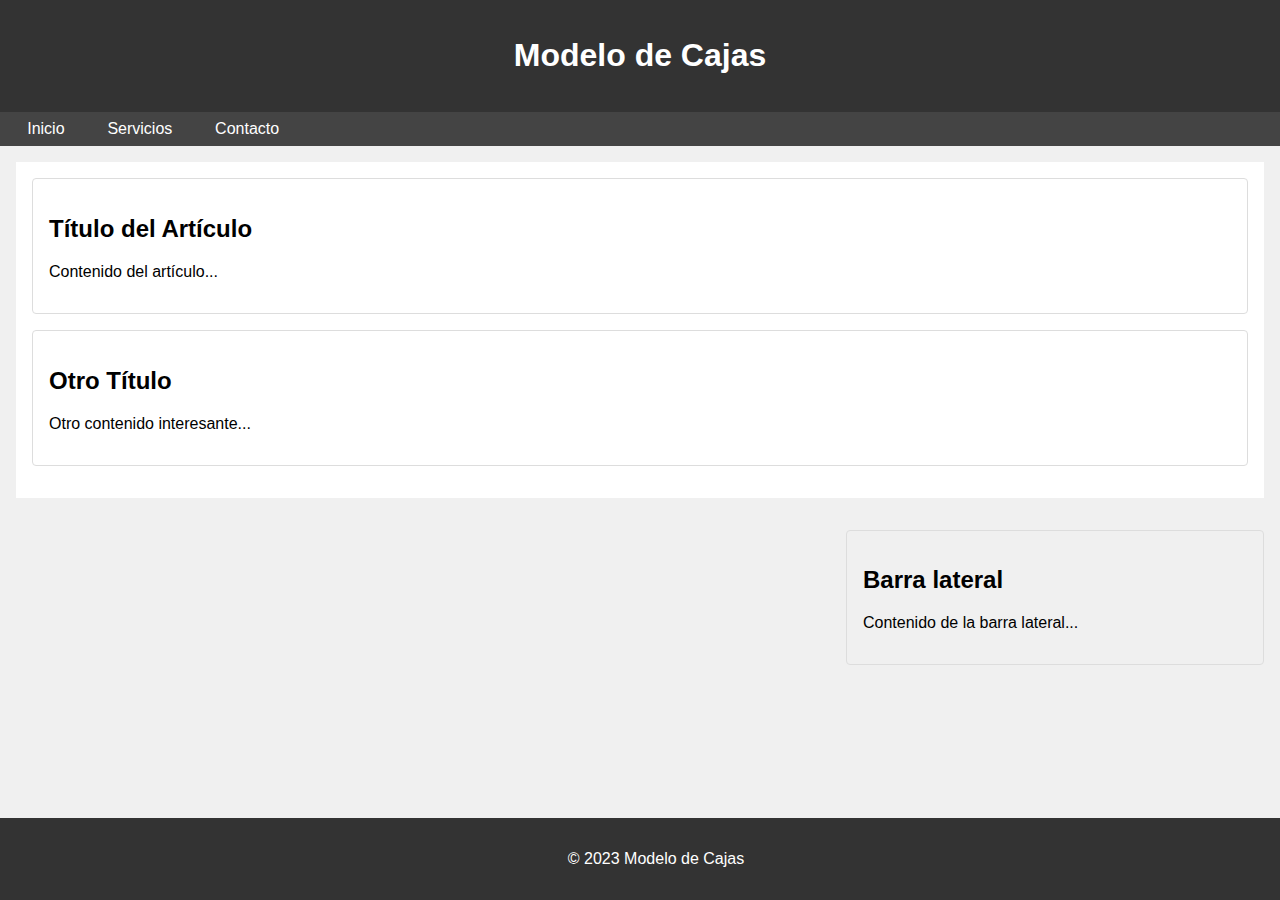
<file: main/works/hi-3.html>
<!DOCTYPE html>
<html lang="es">
<head>
    <meta charset="UTF-8">
    <meta name="viewport" content="width=device-width, initial-scale=1.0">
    <style>
        body {
            font-family: Arial, sans-serif;
            margin: 0;
            padding: 0;
            background-color: #f0f0f0;
        }

        header {
            background-color: #333;
            color: white;
            text-align: center;
            padding: 1em;
        }

        nav {
            background-color: #444;
            color: white;
            padding: 0.5em;
        }

        nav a {
            color: white;
            text-decoration: none;
            padding: 0.5em 1em;
            margin: 0.2em;
            border-radius: 4px;
        }

        section {
            margin: 1em;
            padding: 1em;
            background-color: white;
        }

        article {
            margin-bottom: 1em;
            border: 1px solid #ddd;
            border-radius: 4px;
            padding: 1em;
        }

        aside {
            float: right;
            width: 30%;
            margin: 1em;
            padding: 1em;
            background-color: #f0f0f0;
            border: 1px solid #ddd;
            border-radius: 4px;
        }

        footer {
            background-color: #333;
            color: white;
            text-align: center;
            padding: 1em;
            position: fixed;
            bottom: 0;
            width: 100%;
        }
    </style>
    <title>Modelo de Cajas</title>
</head>
<body>
    <header>
        <h1>Modelo de Cajas</h1>
    </header>

    <nav>
        <a href="modelo de cajas.html">Inicio</a>
        <a href="https://www.youtube.com/">Servicios</a>
        <a href="https://www.instagram.com/">Contacto</a>
    </nav>

    <section>
        <article>
            <h2>Título del Artículo</h2>
            <p>Contenido del artículo...</p>
        </article>

        <article>
            <h2>Otro Título</h2>
            <p>Otro contenido interesante...</p>
        </article>
    </section>

    <aside>
        <h2>Barra lateral</h2>
        <p>Contenido de la barra lateral...</p>
    </aside>

    <footer>
        <p>&copy; 2023 Modelo de Cajas</p>
    </footer>
</body>
</html>
</file>
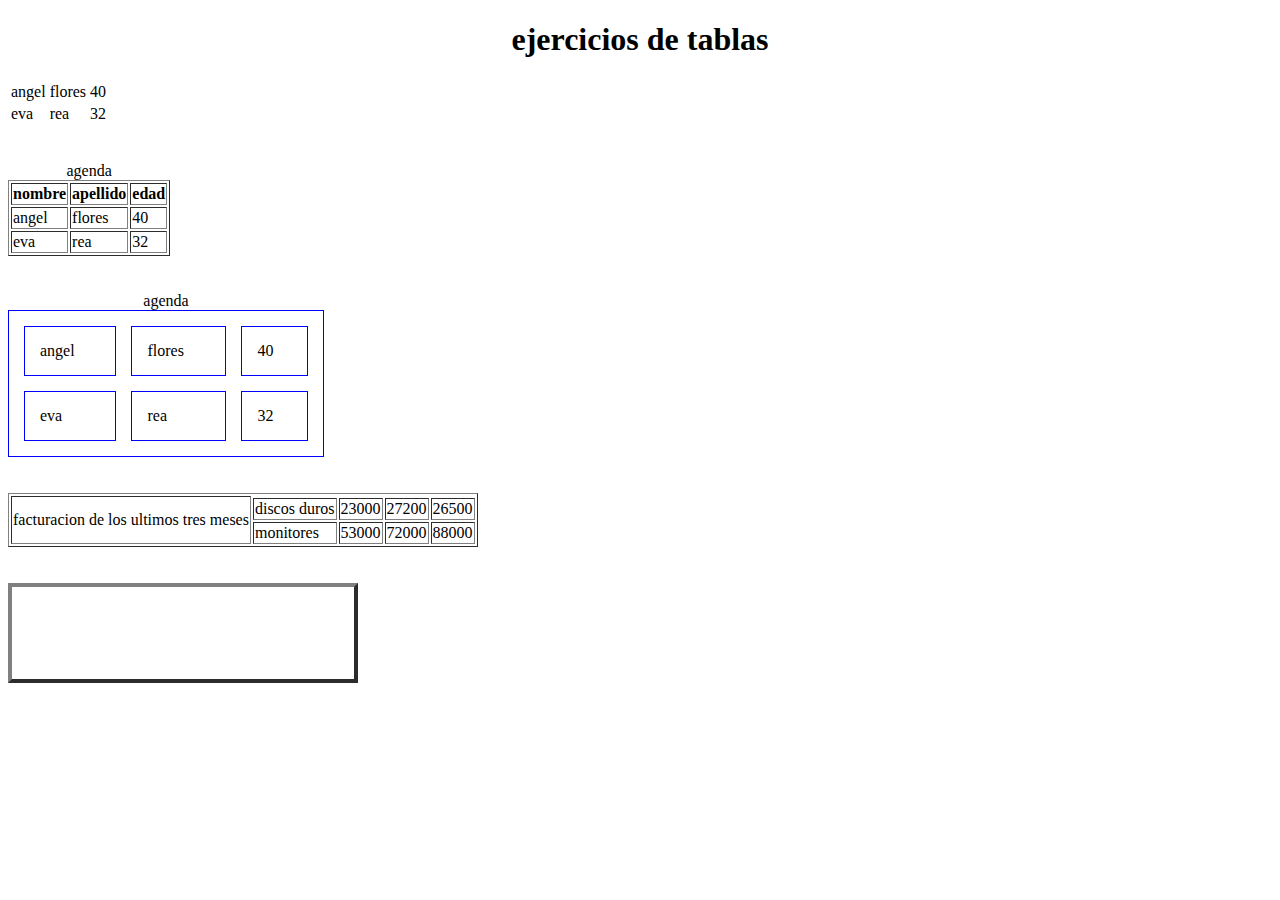
<file: main/works/Untitled-1.html>
<!DOCTYPE html>
<html lang="en">
<head>
    <title> tablas </title>
    <meta charset="UTF-8">
    <meta name="viewport" content="width=device-width, initial-scale=1.0">
    <title>Document</title>
</head>
<body>
<center> <h1>ejercicios de tablas</h1></center>

<table>
<tr>
<td>angel</td>
<td>flores</td>
<td>40</td>
</tr>
<tr>
<td>eva</td>
<td>rea</td>
<td>32</td>
</tr>
</table>

<br>
<br>

<table border="1">
<caption> agenda</caption>
<tr>
<th>nombre</th>
<th>apellido</th>
<th>edad</th>
</tr>
<tr>
<td>angel</td>
<td>flores</td>
<td>40</td>
</tr>
<tr>
<td>eva</td>
<td>rea</td>
<td>32</td>
</tr>
</table>

<br>
<br>

<table width="25%" border="1" bordercolor="#0000FF" cellspacing="15" cellpadding="15">
<caption> agenda </caption>
<tr>
<td>angel</td>
<td>flores</td>
<td>40</td>
</tr>
<tr>
<td>eva</td>
<td>rea</td>
<td>32</td>
</tr>
</table>

<br>
<br>

<table border="1">
<tr>
<!-- la primera celda la expandimos hacia abajo 4 casillas-->
<td rowspan="4"> facturacion de los ultimos tres meses </td>
</tr>

<tr>
<td> discos duros</td> <td>23000</td> <td>27200</td> <td>26500</td>
</tr>

<tr>
<td>monitores</td> <td>53000</td> <td>72000</td> <td>88000</td>
</tr>
</table>

<br>
<br>

<table width="350" height="100" border="4">


</table>
</file>
<file: css/main.css>
::-moz-selection {
  color: #fd0000;

background-color: #e83636;

}

::selection {
  color: #ff0000;

background-color: #ff0000;

}

.fancybox-active {
  height: auto;
}
.fancybox-is-hidden {
position: absolute !important;

top: -9999px;

left: -9999px;

visibility: hidden;

margin: 0;

}
.fancybox-container {
position: fixed;

top: 0;

left: 0;

z-index: 99992;

width: 100%;

height: 100%;

outline: 0;

-webkit-transform: translateZ(0);

transform: translateZ(0);

-webkit-backface-visibility: hidden;

-webkit-tap-highlight-color: transparent;

-ms-touch-action: manipulation;

touch-action: manipulation;

}
.fancybox-container * {
  box-sizing: border-box;
}
.fancybox-bg,
.fancybox-inner,
.fancybox-outer,
.fancybox-stage {
position: absolute;

top: 0;

right: 0;

bottom: 0;

left: 0;

}
.fancybox-outer {
overflow-y: auto;

-webkit-overflow-scrolling: touch;

}
.fancybox-bg {
  background: #1e1e1e;

opacity: 0;

transition-timing-function: cubic-bezier(.47, 0, .74, .71);

transition-duration: inherit;

transition-property: opacity;

}
.fancybox-is-open .fancybox-bg {
  opacity: .9;

transition-timing-function: cubic-bezier(.22, .61, .36, 1);

}
.fancybox-caption,
.fancybox-infobar,
.fancybox-navigation .fancybox-button,
.fancybox-toolbar {
position: absolute;

z-index: 99997;

visibility: hidden;

opacity: 0;

transition: opacity .25s ease, visibility 0s ease .25s;

direction: ltr;

}
.fancybox-show-caption .fancybox-caption,
.fancybox-show-infobar .fancybox-infobar,
.fancybox-show-nav .fancybox-navigation .fancybox-button,
.fancybox-show-toolbar .fancybox-toolbar {
visibility: visible;

opacity: 1;

transition: opacity .25s ease 0s, visibility 0s ease 0s;

}
.fancybox-infobar {
top: 0;

left: 0;

min-width: 44px;

height: 44px;

padding: 0 10px;

color: #ccc;

font-size: 13px;

line-height: 44px;

-webkit-user-select: none;

-moz-user-select: none;

-ms-user-select: none;

user-select: none;

pointer-events: none;

-webkit-font-smoothing: subpixel-antialiased;

mix-blend-mode: difference;

-webkit-touch-callout: none;

}
.fancybox-toolbar {
top: 0;

right: 0;

}
.fancybox-stage {
z-index: 99994;

-webkit-transform: translateZ(0);

transform: translateZ(0);

overflow: visible;

direction: ltr;

}
.fancybox-is-open .fancybox-stage {
  overflow: hidden;
}
.fancybox-slide {
position: absolute;

top: 0;

left: 0;

z-index: 99994;

display: none;

width: 100%;

height: 100%;

padding: 44px;

text-align: center;

white-space: normal;

outline: 0;

transition-property: opacity, -webkit-transform;

transition-property: transform, opacity;

transition-property: transform, opacity, -webkit-transform;

overflow: auto;

-webkit-overflow-scrolling: touch;

-webkit-backface-visibility: hidden;

}
.fancybox-slide:before {
  content: '';

display: inline-block;

width: 0;

height: 100%;

font-size: 0;

vertical-align: middle;

}
.fancybox-is-sliding .fancybox-slide,
.fancybox-slide--current,
.fancybox-slide--next,
.fancybox-slide--previous {
  display: block;
}
.fancybox-slide--image {
padding: 44px 0;

overflow: hidden;

}
.fancybox-slide--image:before {
  display: none;
}
.fancybox-slide--html {
  padding: 6px;
}
.fancybox-content {
position: relative;

display: inline-block;

max-width: 100%;

margin: 0;

padding: 44px;

text-align: left;

background: #fff;

vertical-align: middle;

overflow: auto;

-webkit-overflow-scrolling: touch;

}
.fancybox-slide--image .fancybox-content {
position: absolute;

top: 0;

left: 0;

z-index: 99995;

max-width: none;

padding: 0;

background: 0 0;

background-repeat: no-repeat;

background-size: 100% 100%;

-webkit-user-select: none;

-moz-user-select: none;

-ms-user-select: none;

user-select: none;

transition-property: opacity, -webkit-transform;

transition-property: transform, opacity;

transition-property: transform, opacity, -webkit-transform;

-webkit-transform-origin: top left;

transform-origin: top left;

-webkit-animation-timing-function: cubic-bezier(.5, 0, .14, 1);

animation-timing-function: cubic-bezier(.5, 0, .14, 1);

overflow: visible;

-webkit-backface-visibility: hidden;

}
.fancybox-can-zoomOut .fancybox-content {
  cursor: zoom-out;
}
.fancybox-can-zoomIn .fancybox-content {
  cursor: zoom-in;
}
.fancybox-can-pan .fancybox-content,
.fancybox-can-swipe .fancybox-content {
  cursor: -webkit-grab;

cursor: grab;

}
.fancybox-is-grabbing .fancybox-content {
  cursor: -webkit-grabbing;

cursor: grabbing;

}
.fancybox-container [data-selectable='true'] {
  cursor: text;
}
.fancybox-image,
.fancybox-spaceball {
position: absolute;

top: 0;

left: 0;

width: 100%;

max-width: none;

height: 100%;

max-height: none;

margin: 0;

padding: 0;

border: 0;

background: 0 0;

-webkit-user-select: none;

-moz-user-select: none;

-ms-user-select: none;

user-select: none;

}
.fancybox-spaceball {
  z-index: 1;
}
.fancybox-slide--iframe .fancybox-content,
.fancybox-slide--map .fancybox-content,
.fancybox-slide--pdf .fancybox-content,
.fancybox-slide--video .fancybox-content {
width: 100%;

height: 100%;

padding: 0;

overflow: visible;

}
.fancybox-slide--video .fancybox-content {
  background: #000;
}
.fancybox-slide--map .fancybox-content {
  background: #e5e3df;
}
.fancybox-slide--iframe .fancybox-content {
  background: #fff;
}
.fancybox-iframe,
.fancybox-video {
display: block;

width: 100%;

height: 100%;

margin: 0;

padding: 0;

border: 0;

background: 0 0;

overflow: hidden;

}
.fancybox-iframe {
position: absolute;

top: 0;

left: 0;

}
.fancybox-error {
width: 100%;

max-width: 400px;

padding: 40px;

background: #fff;

cursor: default;

}
.fancybox-error p {
margin: 0;

padding: 0;

color: #444;

font-size: 16px;

line-height: 20px;

}
.fancybox-button {
position: relative;

display: inline-block;

visibility: inherit;

width: 44px;

height: 44px;

margin: 0;

padding: 10px;

border: 0;

border-radius: 0;

background: rgba(30, 30, 30, .6);

box-shadow: none;

transition: color .2s;

vertical-align: top;

cursor: pointer;

}
.fancybox-button,
.fancybox-button:link,
.fancybox-button:visited {
  color: #ccc;
}
.fancybox-button:hover {
  color: #fff;
}
.fancybox-button:focus {
  outline: 0;
}
.fancybox-button.fancybox-focus {
  outline: 1px dotted;
}
.fancybox-button[disabled],
.fancybox-button[disabled]:hover {
  color: #888;

outline: 0;

cursor: default;

}
.fancybox-button div {
  height: 100%;
}
.fancybox-button svg {
position: relative;

display: block;

width: 100%;

height: 100%;

overflow: visible;

}
.fancybox-button svg path {
  fill: currentColor;

stroke-width: 0;

}
.fancybox-button--fsenter svg:nth-child(2),
.fancybox-button--fsexit svg:nth-child(1),
.fancybox-button--pause svg:nth-child(1),
.fancybox-button--play svg:nth-child(2) {
  display: none;
}
.fancybox-progress {
position: absolute;

top: 0;

right: 0;

left: 0;

z-index: 99998;

height: 2px;

background: #ff5268;

transition-timing-function: linear;

transition-property: -webkit-transform;

transition-property: transform;

transition-property: transform, -webkit-transform;

-webkit-transform: scaleX(0);

transform: scaleX(0);

-webkit-transform-origin: 0;

transform-origin: 0;

}
.fancybox-close-small {
position: absolute;

top: -44px;

right: -12px;

z-index: 401;

padding: 8px;

color: #ccc;

border: 0;

border-radius: 0;

background: 0 0;

opacity: .8;

cursor: pointer;

}
.fancybox-close-small:hover {
  color: #fff;

opacity: 1;

}
.fancybox-slide--html .fancybox-close-small {
top: 0;

right: 0;

padding: 10px;

color: currentColor;

}
.fancybox-slide--image.fancybox-is-scaling .fancybox-content {
  overflow: hidden;
}
.fancybox-is-scaling .fancybox-close-small,
.fancybox-is-zoomable.fancybox-can-pan .fancybox-close-small {
  display: none;
}
.fancybox-navigation .fancybox-button {
position: absolute;

top: calc(50% - 50px);

width: 70px;

height: 100px;

background-clip: content-box;

opacity: 0;

}
.fancybox-navigation .fancybox-button div {
  padding: 7px;
}
.fancybox-navigation .fancybox-button--arrow_left {
  left: 0;

padding: 31px 26px 31px 6px;

}
.fancybox-navigation .fancybox-button--arrow_right {
right: 0;

padding: 31px 6px 31px 26px;

}
.fancybox-caption {
right: 0;

bottom: 0;

left: 0;

z-index: 99996;

padding: 25px 44px;

text-align: center;

color: #eee;

font-size: 14px;

line-height: 1.5;

font-weight: 400;

}
.fancybox-caption:before {
content: '';

position: absolute;

top: -44px;

right: 0;

bottom: 0;

left: 0;

z-index: -1;

display: block;

background-image: url([data-uri]);

background-repeat: repeat-x;

background-size: contain;

pointer-events: none;

}
.fancybox-caption a,
.fancybox-caption a:link,
.fancybox-caption a:visited {
text-decoration: none;

color: #ccc;

}
.fancybox-caption a:hover {
text-decoration: underline;

color: #fff;

}
.fancybox-loading {
position: absolute;

top: 50%;

left: 50%;

z-index: 99999;

width: 50px;

height: 50px;

margin: -25px 0 0 -25px;

padding: 0;

border: 4px solid #888;

border-bottom-color: #fff;

border-radius: 50%;

background: 0 0;

opacity: .7;

-webkit-animation: a 1s linear infinite;

animation: a 1s linear infinite;

}
@-webkit-keyframes a {
  to {
    -webkit-transform: rotate(1turn);

transform: rotate(1turn);

}
}
@keyframes a {
  to {
    -webkit-transform: rotate(1turn);

transform: rotate(1turn);

}
}
.fancybox-animated {
  transition-timing-function: cubic-bezier(0, 0, .25, 1);
}
.fancybox-fx-slide.fancybox-slide--previous {
  opacity: 0;

-webkit-transform: translate3d(-100%, 0, 0);

transform: translate3d(-100%, 0, 0);

}
.fancybox-fx-slide.fancybox-slide--next {
  opacity: 0;

-webkit-transform: translate3d(100%, 0, 0);

transform: translate3d(100%, 0, 0);

}
.fancybox-fx-slide.fancybox-slide--current {
  opacity: 1;

-webkit-transform: translateZ(0);

transform: translateZ(0);

}
.fancybox-fx-fade.fancybox-slide--next,
.fancybox-fx-fade.fancybox-slide--previous {
  opacity: 0;

transition-timing-function: cubic-bezier(.19, 1, .22, 1);

}
.fancybox-fx-fade.fancybox-slide--current {
  opacity: 1;
}
.fancybox-fx-zoom-in-out.fancybox-slide--previous {
  opacity: 0;

-webkit-transform: scale3d(1.5, 1.5, 1.5);

transform: scale3d(1.5, 1.5, 1.5);

}
.fancybox-fx-zoom-in-out.fancybox-slide--next {
  opacity: 0;

-webkit-transform: scale3d(.5, .5, .5);

transform: scale3d(.5, .5, .5);

}
.fancybox-fx-zoom-in-out.fancybox-slide--current {
  opacity: 1;

-webkit-transform: scaleX(1);

transform: scaleX(1);

}
.fancybox-fx-rotate.fancybox-slide--previous {
  opacity: 0;

-webkit-transform: rotate(-1turn);

transform: rotate(-1turn);

}
.fancybox-fx-rotate.fancybox-slide--next {
  opacity: 0;

-webkit-transform: rotate(1turn);

transform: rotate(1turn);

}
.fancybox-fx-rotate.fancybox-slide--current {
  opacity: 1;

-webkit-transform: rotate(0);

transform: rotate(0);

}
.fancybox-fx-circular.fancybox-slide--previous {
  opacity: 0;

-webkit-transform: scale3d(0, 0, 0) translate3d(-100%, 0, 0);

transform: scale3d(0, 0, 0) translate3d(-100%, 0, 0);

}
.fancybox-fx-circular.fancybox-slide--next {
  opacity: 0;

-webkit-transform: scale3d(0, 0, 0) translate3d(100%, 0, 0);

transform: scale3d(0, 0, 0) translate3d(100%, 0, 0);

}
.fancybox-fx-circular.fancybox-slide--current {
  opacity: 1;

-webkit-transform: scaleX(1) translateZ(0);

transform: scaleX(1) translateZ(0);

}
.fancybox-fx-tube.fancybox-slide--previous {
  -webkit-transform: translate3d(-100%, 0, 0) scale(.1) skew(-10deg);

transform: translate3d(-100%, 0, 0) scale(.1) skew(-10deg);

}
.fancybox-fx-tube.fancybox-slide--next {
  -webkit-transform: translate3d(100%, 0, 0) scale(.1) skew(10deg);

transform: translate3d(100%, 0, 0) scale(.1) skew(10deg);

}
.fancybox-fx-tube.fancybox-slide--current {
  -webkit-transform: translateZ(0) scale(1);

transform: translateZ(0) scale(1);

}
@media (max-height: 576px) {
  .fancybox-caption {
    padding: 12px;
  }
  .fancybox-slide {
padding-right: 6px;

padding-left: 6px;

}
  .fancybox-slide--image {
    padding: 6px 0;
  }
  .fancybox-close-small {
    right: -6px;
  }
  .fancybox-slide--image .fancybox-close-small {
top: 0;

right: 0;

width: 36px;

height: 36px;

padding: 6px;

color: #f2f4f6;

background: #4e4e4e;

opacity: 1;

}
}
.fancybox-share {
max-width: 90%;

padding: 30px;

text-align: center;

border-radius: 3px;

background: #f4f4f4;

}
.fancybox-share h1 {
margin: 0 0 20px;

color: #222;

font-size: 35px;

font-weight: 700;

}
.fancybox-share p {
  margin: 0;

padding: 0;

}
.fancybox-share__button {
display: inline-block;

min-width: 130px;

margin: 0 5px 10px;

padding: 0 15px;

white-space: nowrap;

text-decoration: none;

font-size: 14px;

line-height: 40px;

font-weight: 700;

border: 0;

border-radius: 3px;

-webkit-user-select: none;

-moz-user-select: none;

-ms-user-select: none;

user-select: none;

transition: all .2s;

}
.fancybox-share__button:link,
.fancybox-share__button:visited {
  color: #fff;
}
.fancybox-share__button:hover {
  text-decoration: none;
}
.fancybox-share__button--fb {
  background: #3b5998;
}
.fancybox-share__button--fb:hover {
  background: #344e86;
}
.fancybox-share__button--pt {
  background: #bd081d;
}
.fancybox-share__button--pt:hover {
  background: #aa0719;
}
.fancybox-share__button--tw {
  background: #1da1f2;
}
.fancybox-share__button--tw:hover {
  background: #0d95e8;
}
.fancybox-share__button svg {
position: relative;

top: -1px;

width: 25px;

height: 25px;

margin-right: 7px;

vertical-align: middle;

}
.fancybox-share__button svg path {
  fill: #fff;
}
.fancybox-share__input {
width: 100%;

margin: 10px 0 0;

padding: 10px 15px;

color: #000000;

font-size: 14px;

border: 0;

border-bottom: 1px solid #d7d7d7;

border-radius: 0;

outline: 0;

background: 0 0;

}
.fancybox-thumbs {
position: absolute;

top: 0;

right: 0;

bottom: 0;

z-index: 99995;

display: none;

width: 212px;

margin: 0;

padding: 2px 2px 4px;

background: #000000;

-webkit-overflow-scrolling: touch;

-ms-overflow-style: -ms-autohiding-scrollbar;

-webkit-tap-highlight-color: transparent;

}
.fancybox-thumbs-x {
  overflow-x: auto;

overflow-y: hidden;

}
.fancybox-show-thumbs .fancybox-thumbs {
  display: block;
}
.fancybox-show-thumbs .fancybox-inner {
  right: 212px;
}
.fancybox-thumbs__list {
position: absolute;

position: relative;

width: 100%;

height: 100%;

margin: 0;

padding: 0;

list-style: none;

white-space: nowrap;

font-size: 0;

overflow-x: hidden;

overflow-y: auto;

}
.fancybox-thumbs-x .fancybox-thumbs__list {
  overflow: hidden;
}
.fancybox-thumbs-y .fancybox-thumbs__list::-webkit-scrollbar {
  width: 7px;
}
.fancybox-thumbs-y .fancybox-thumbs__list::-webkit-scrollbar-track {
border-radius: 10px;

background: #fff;

box-shadow: inset 0 0 6px rgba(0, 0, 0, .3);

}
.fancybox-thumbs-y .fancybox-thumbs__list::-webkit-scrollbar-thumb {
border-radius: 10px;

background: #b80000;

}
.fancybox-thumbs__list a {
position: relative;

float: left;

width: 100px;

max-width: calc(50% - 4px);

height: 75px;

max-height: calc(100% - 8px);

margin: 2px;

padding: 0;

outline: 0;

background-color: rgba(255, 0, 0, 0.1);

background-repeat: no-repeat;

background-position: 50%;

background-size: cover;

overflow: hidden;

cursor: pointer;

-webkit-backface-visibility: hidden;

backface-visibility: hidden;

-webkit-tap-highlight-color: transparent;

}
.fancybox-thumbs__list a:before {
content: '';

position: absolute;

top: 0;

right: 0;

bottom: 0;

left: 0;

z-index: 99991;

border: 6px solid #ff5268;

opacity: 0;

transition: all .2s cubic-bezier(.25, .46, .45, .94);

}
.fancybox-thumbs__list a:focus:before {
  opacity: .5;
}
.fancybox-thumbs__list a.fancybox-thumbs-active:before {
  opacity: 1;
}
@media (max-width: 576px) {
  .fancybox-thumbs {
    width: 110px;
  }
  .fancybox-show-thumbs .fancybox-inner {
    right: 110px;
  }
  .fancybox-thumbs__list a {
    max-width: calc(100% - 10px);
  }
} /*!
 * pagepiling.js 1.5.6
 *
 * https://github.com/alvarotrigo/pagePiling.js
 * @license MIT licensed
 *
 * Copyright (C) 2016 alvarotrigo.com - A project by Alvaro Trigo
 */
body,
html {
margin: 0;

padding: 0;

overflow: hidden;

-webkit-tap-highlight-color: transparent;

}
.pp-section {
position: absolute;

width: 100%;

height: 100%;

backface-visibility: hidden;

}
.pp-easing {
  -webkit-transition: all 1s cubic-bezier(.55, .085, 0, .99);

-moz-transition: all 1s cubic-bezier(.55, .085, 0, .99);

-o-transition: all 1s cubic-bezier(.55, .085, 0, .99);

transition: all 1s cubic-bezier(.55, .085, 0, .99);

-webkit-transition-timing-function: cubic-bezier(.55, .085, 0, .99);

-moz-transition-timing-function: cubic-bezier(.55, .085, 0, .99);

-o-transition-timing-function: cubic-bezier(.55, .085, 0, .99);

transition-timing-function: cubic-bezier(.55, .085, 0, .99);

}
#pp-nav {
  position: fixed;

top: 50%;

z-index: 100;

margin-top: -32px;

opacity: 1;

}
#pp-nav.right {
  right: 17px;
}
#pp-nav.left {
  left: 17px;
}
.pp-section.pp-table {
  display: table;
}
.pp-tableCell {
  display: table-cell;

width: 100%;

height: 100%;

vertical-align: middle;

}
.pp-slidesNav {
  position: absolute;

left: 50%;

z-index: 4;

opacity: 1;

}
.pp-slidesNav.bottom {
  bottom: 17px;
}
.pp-slidesNav.top {
  top: 17px;
}
#pp-nav ul,
.pp-slidesNav ul {
  margin: 0;

padding: 0;

}
#pp-nav li,
.pp-slidesNav li {
position: relative;

display: block;

width: 14px;

height: 13px;

margin: 7px;

}
.pp-slidesNav li {
  display: inline-block;
}
#pp-nav li a,
.pp-slidesNav li a {
position: relative;

z-index: 1;

display: block;

width: 100%;

height: 100%;

text-decoration: none;

cursor: pointer;

}
#pp-nav li .active span,
.pp-slidesNav .active span {
  background: #333;
}
#pp-nav span,
.pp-slidesNav span {
position: absolute;

top: 2px;

left: 2px;

z-index: 1;

width: 8px;

height: 8px;

border: 1px solid #000000;

border-radius: 50%;

background: rgba(0, 0, 0, 0);

}
.pp-tooltip {
  position: absolute;

top: -2px;

max-width: 220px;

white-space: nowrap;

color: #000000;

font-family: arial, helvetica, sans-serif;

font-size: 14px;

}
.pp-tooltip.right {
  right: 20px;
}
.pp-tooltip.left {
  left: 20px;
}
.pp-scrollable {
height: 100%;

overflow-y: scroll;

}
@-webkit-keyframes a {
  0% {
    opacity: 1;
  }
  to {
    opacity: 0;
  }
}
@keyframes a {
  0% {
    opacity: 1;
  }
  to {
    opacity: 0;
  }
}
.just-validate-tooltip-container {
  position: relative;
}
.just-validate-tooltip-hide {
opacity: 0;

-webkit-animation: a .4s linear;

animation: a .4s linear;

}
@-webkit-keyframes animation-circle {
  0% {
    -webkit-transform: rotate(0);

transform: rotate(0);

}
  100% {
    -webkit-transform: rotate(360deg);

transform: rotate(360deg);

}
}
@keyframes animation-circle {
  0% {
    -webkit-transform: rotate(0);

transform: rotate(0);

}
  100% {
    -webkit-transform: rotate(360deg);

transform: rotate(360deg);

}
}
a,
abbr,
acronym,
address,
applet,
article,
aside,
audio,
b,
big,
blockquote,
body,
canvas,
caption,
center,
cite,
code,
dd,
del,
details,
dfn,
div,
dl,
dt,
em,
embed,
fieldset,
figcaption,
figure,
footer,
form,
h1,
h2,
h3,
h4,
h5,
h6,
header,
hgroup,
html,
i,
iframe,
img,
ins,
kbd,
label,
legend,
li,
mark,
menu,
nav,
object,
ol,
output,
p,
pre,
q,
ruby,
s,
samp,
section,
small,
span,
strike,
strong,
sub,
summary,
sup,
table,
tbody,
td,
tfoot,
th,
thead,
time,
tr,
tt,
u,
ul,
var,
video {
  margin: 0;

padding: 0;

font: inherit;

font-size: 100%;

border: 0;

vertical-align: baseline;

}
article,
aside,
details,
figcaption,
figure,
footer,
header,
hgroup,
menu,
nav,
section {
  display: block;
}
body {
  line-height: 1;
}
ol,
ul {
  list-style: none;
}
blockquote,
q {
  quotes: none;
}
blockquote:after,
blockquote:before,
q:after,
q:before {
  content: '';

content: none;

}
table {
border-spacing: 0;

border-collapse: collapse;

}
button,
input,
textarea {
margin: 0;

padding: 0;

font-family: inherit;

font-size: inherit;

border: 0;

}
a,
a:focus,
button,
div,
h1,
h2,
h3,
h4,
h5,
h6,
input,
select,
span,
textarea {
  outline: 0;
}
* {
  -webkit-box-sizing: border-box;

box-sizing: border-box;

}
a,
a:hover {
  text-decoration: none;
}
img {
  display: block;

max-width: 100%;

}
textarea {
  resize: none;
}
a {
  color: inherit;
}
@font-face {
  font-family: Manrope;

font-weight: 500;

font-style: normal;

src: url(../fonts/Manrope-Medium.woff2) format('woff2'),
    url(../fonts/Manrope-Medium.woff) format('woff'),
    url(../fonts/Manrope-Medium.ttf) format('truetype');

font-display: swap;

}
@font-face {
  font-family: Manrope;

font-weight: 400;

font-style: normal;

src: url(../fonts/Manrope-Regular.woff2) format('woff2'),
    url(../fonts/Manrope-Regular.woff) format('woff'),
    url(../fonts/Manrope-Regular.ttf) format('truetype');

font-display: swap;

}
@font-face {
  font-family: NeueMachina;

font-weight: 400;

font-style: normal;

src: url(../fonts/NeueMachina-Regular.woff2) format('woff2'),
    url(../fonts/NeueMachina-Regular.woff) format('woff'),
    url(../fonts/NeueMachina-Regular.ttf) format('truetype');

font-display: swap;

}
@font-face {
  font-family: NeueMachina;

font-weight: 500;

font-style: normal;

src: url(../fonts/NeueMachina-Medium.woff2) format('woff2'),
    url(../fonts/NeueMachina-Medium.woff) format('woff'),
    url(../fonts/NeueMachina-Medium.ttf) format('truetype');

font-display: swap;

}
@font-face {
  font-family: NeueMachina;

font-weight: 500;

font-style: normal;

src: url(../fonts/NeueMachina-Medium.woff2) format('woff2'),
    url(../fonts/NeueMachina-Medium.woff) format('woff'),
    url(../fonts/NeueMachina-Medium.ttf) format('truetype');

font-display: swap;

}
@font-face {
  font-family: SFProDisplay;

font-weight: 400;

font-style: normal;

src: url(../fonts/SFProDisplay-Regular.woff2) format('woff2'),
    url(../fonts/SFProDisplay-Regular.woff) format('woff'),
    url(../fonts/SFProDisplay-Regular.ttf) format('truetype');

font-display: swap;

}
body {
color: #fff;

font-family: NeueMachina;

}
@media only screen and (max-width: 1000px) {
  body {
    overflow: auto;
  }
}
@media only screen and (max-width: 1000px) {
  html {
    overflow: auto;
  }
}
.section-main {
  position: relative;

padding-top: 15.83333vh;

padding-right: 70px;

padding-bottom: 50px;

padding-left: 71px;

}
@media only screen and (max-width: 1200px) {
  .section-main {
padding-top: 100px;

padding-right: 45px;

padding-bottom: 25px;

padding-left: 45px;

}
}
@media only screen and (max-width: 620px) {
  .section-main {
padding-top: 72px;

padding-right: 10px;

padding-bottom: 0;

padding-left: 10px;

}
}
.container {
  -webkit-box-sizing: border-box;

box-sizing: border-box;

width: 95%;

max-width: 1530px;

margin: 0 auto;

}
.container-main {
  width: 100%;

height: auto;

margin: 0 auto;

opacity: 0;

-webkit-transition: opacity .6s ease, -webkit-transform .6s ease;

transition: opacity .6s ease, -webkit-transform .6s ease;

transition: transform .6s ease, opacity .6s ease;

transition: transform .6s ease, opacity .6s ease,
    -webkit-transform .6s ease;

-webkit-transition-delay: .6s;

transition-delay: .6s;

-webkit-transform: translateY(300px);

transform: translateY(300px);

}
.container-fluid {
  max-width: calc(100% - 200px);

margin: auto;

}
@media only screen and (max-width: 1559px) {
  .container {
    width: 95%;

max-width: 1530px;

}
}
@media only screen and (max-width: 1200px) {
  .container {
    width: 738px;

max-width: 100%;

}
}
@media only screen and (max-width: 768px) {
  .container {
    width: 100%;

padding: 0 15px;

}
}
::-webkit-scrollbar {
  width: 5px;
}
::-webkit-scrollbar-track {
  background-color: #000;
}
::-webkit-scrollbar-thumb {
border: 1px solid #000;

border-radius: 8px;

background-color: #ff0000;

}
.neue {
  font-family: NeueMachina, sans-serif;

font-style: normal;

}
.neue-headline1 {
text-transform: uppercase;

font-size: 140px;

line-height: 90%;

font-weight: 500;

}
@media only screen and (max-width: 1920px) {
  .neue-headline1 {
    font-size: 112px;
  }
}
@media only screen and (max-width: 1559px) {
  .neue-headline1 {
    font-size: 96px;
  }
}
@media only screen and (max-width: 1350px) {
  .neue-headline1 {
    font-size: 70px;
  }
}
@media only screen and (max-width: 768px) {
  .neue-headline1 {
    font-size: 56px;
  }
}
@media only screen and (max-width: 620px) {
  .neue-headline1 {
    font-size: 42px;
  }
}
@media only screen and (max-width: 450px) {
  .neue-headline1 {
    font-size: 32px;
  }
}
.neue-headline2 {
text-transform: uppercase;

font-size: 70px;

line-height: 110%;

font-weight: 500;

}
@media only screen and (max-width: 1559px) {
  .neue-headline2 {
    font-size: 56px;
  }
}
@media only screen and (max-width: 992px) {
  .neue-headline2 {
    font-size: 22px;
  }
}
.neue-headline2-green {
text-transform: uppercase;

color: rgb(255, 255, 255), 54, 54);

font-size: 70px;

line-height: 110%;

font-weight: 500;

}
@media only screen and (max-width: 1559px) {
  .neue-headline2-green {
    font-size: 52px;
  }
}
@media only screen and (max-width: 1000px) {
  .neue-headline2-green {
    font-size: 50px;
  }
}
@media only screen and (max-width: 768px) {
  .neue-headline2-green {
    font-size: 36px;
  }
}
@media only screen and (max-width: 450px) {
  .neue-headline2-green {
    font-size: 22px;
  }
}
.neue-headline3 {
font-size: 40px;

line-height: 120%;

font-weight: 400;

}
@media only screen and (max-width: 1559px) {
  .neue-headline3 {
    font-size: 32px;
  }
}
@media only screen and (max-width: 1000px) {
  .neue-headline3 {
    font-size: 24px;
  }
}
@media only screen and (max-width: 450px) {
  .neue-headline3 {
    font-size: 18px;
  }
}
.neue-text1 {
font-size: 24px;

line-height: 120%;

font-weight: 400;

}
@media only screen and (max-width: 1559px) {
  .neue-text1 {
    font-size: 22px;
  }
}
@media only screen and (max-width: 1000px) {
  .neue-text1 {
    font-size: 18px;
  }
}
@media only screen and (max-width: 768px) {
  .neue-text1 {
    font-size: 16px;
  }
}
@media only screen and (max-width: 620px) {
  .neue-text1 {
    font-size: 12px;
  }
}
.neue-text2 {
font-size: 18px;

line-height: 140%;

font-weight: 500;

}
@media only screen and (max-width: mobile-1000px) {
  .neue-text2 {
    font-size: 14px;
  }
}
@media only screen and (max-width: 450px) {
  .neue-text2 {
    font-size: 12px;
  }
}
.neue-link {
text-transform: uppercase;

color: #ff0000;

font-size: 22px;

line-height: 120%;

font-weight: 500;

-webkit-transition: all ease-out .3s;

transition: all ease-out .3s;

}
@media only screen and (min-width: 1001px) {
  .neue-link:hover {
    color: #ff0000;

-webkit-transition: all ease-out .3s;

transition: all ease-out .3s;

}
}
.manrope {
  font-family: Manrope, sans-serif;

font-style: normal;

}
.manrope-text1 {
font-size: 24px;

line-height: 130%;

font-weight: 400;

}
@media only screen and (max-width: 1200px) {
  .manrope-text1 {
    font-size: 14px;
  }
}
.manrope-text2 {
font-size: 18px;

line-height: 155%;

font-weight: 500;

}

@media only screen and (max-width: 1200px) {
  .manrope-text2 {
    font-size: 16px;
  }
}

@media only screen and (max-width: 1000px) {
  .manrope-text2 {
    font-size: 14px;
  }
}

@media only screen and (max-width: 450px) {
  .manrope-text2 {
    font-size: 11px;
  }
}
.text {
  color: #ff0000;
}
.sfpro {
  font-family: SFProDisplay, sans-serif;

font-size: 22px;

line-height: 140%;

font-weight: 400;

font-style: normal;

}
.button-primary {
display: -webkit-box;

display: -ms-flexbox;

display: flex;

-webkit-box-align: center;

align-items: center;

-ms-flex-align: center;

-webkit-box-pack: center;

-ms-flex-pack: center;

justify-content: center;

min-width: 244px;

max-width: 244px;

padding: 13px 28px;

color: #0d0d0c;

background: #000000;

-webkit-transition: background .3s linear;

transition: background .3s linear;

cursor: pointer;

}

.button-primary span {
  position: relative;

top: .15em;

}

@media only screen and (max-width: 1000px) {
  .button-primary {
min-width: 227px;

max-width: 227px;

padding: 23px 28px;

}
}
@media only screen and (max-width: 450px) {
  .button-primary {
min-width: 164px;

max-width: 164px;

padding: 23px 28px;

}
}
@media only screen and (max-width: 1000px) {
  .button-primary img {
    width: 28px;

height: 16px;

}
}
@media only screen and (max-width: 450px) {
  .button-primary img {
    width: 18px;

height: 9px;

}
}
.button-primary span {
margin-right: 10px;

text-transform: uppercase;

font-size: 22px;

line-height: 120%;

font-weight: 500;

font-style: normal;

}
@media only screen and (max-width: 1000px) {
  .button-primary span {
    font-size: 20px;
  }
}
@media only screen and (max-width: 768px) {
  .button-primary span {
    font-size: 18px;
  }
}
@media only screen and (max-width: 450px) {
  .button-primary span {
    font-size: 12px;
  }
}
.button-primary:hover {
  background: #fffcf9;
}
.container {
  max-width: calc(100% - 200px);

margin: auto;

}
.line {
width: 100%;

height: 2px;

background: #787a7c;

}
#pp-nav {
  display: none;
}
body {
color: #fffcf9;

background: #0d0d0c;

}
.section {
height: 100%;

background-color: #000;

}
.section.active .section-main .container-main {
opacity: 1;

-webkit-transform: translateY(0);

transform: translateY(0);

}
@font-face {
  font-family: swiper-icons;

font-weight: 400;

font-style: normal;

src: url('data:application/font-woff;charset=utf-8;base64, [base64]//wADZ2x5ZgAAAywAAADMAAAD2MHtryVoZWFkAAABbAAAADAAAAA2E2+eoWhoZWEAAAGcAAAAHwAAACQC9gDzaG10eAAAAigAAAAZAAAArgJkABFsb2NhAAAC0AAAAFoAAABaFQAUGG1heHAAAAG8AAAAHwAAACAAcABAbmFtZQAAA/gAAAE5AAACXvFdBwlwb3N0AAAFNAAAAGIAAACE5s74hXjaY2BkYGAAYpf5Hu/j+W2+MnAzMYDAzaX6QjD6/4//Bxj5GA8AuRwMYGkAPywL13jaY2BkYGA88P8Agx4j+/8fQDYfA1AEBWgDAIB2BOoAeNpjYGRgYNBh4GdgYgABEMnIABJzYNADCQAACWgAsQB42mNgYfzCOIGBlYGB0YcxjYGBwR1Kf2WQZGhhYGBiYGVmgAFGBiQQkOaawtDAoMBQxXjg/wEGPcYDDA4wNUA2CCgwsAAAO4EL6gAAeNpj2M0gyAACqxgGNWBkZ2D4/wMA+xkDdgAAAHjaY2BgYGaAYBkGRgYQiAHyGMF8FgYHIM3DwMHABGQrMOgyWDLEM1T9/w8UBfEMgLzE////P/5//f/V/xv+r4eaAAeMbAxwIUYmIMHEgKYAYjUcsDAwsLKxc3BycfPw8jEQA/[base64]/uznmfPFBNODM2K7MTQ45YEAZqGP81AmGGcF3iPqOop0r1SPTaTbVkfUe4HXj97wYE+yNwWYxwWu4v1ugWHgo3S1XdZEVqWM7ET0cfnLGxWfkgR42o2PvWrDMBSFj/IHLaF0zKjRgdiVMwScNRAoWUoH78Y2icB/yIY09An6AH2Bdu/UB+yxopYshQiEvnvu0dURgDt8QeC8PDw7Fpji3fEA4z/PEJ6YOB5hKh4dj3EvXhxPqH/SKUY3rJ7srZ4FZnh1PMAtPhwP6fl2PMJMPDgeQ4rY8YT6Gzao0eAEA409DuggmTnFnOcSCiEiLMgxCiTI6Cq5DZUd3Qmp10vO0LaLTd2cjN4fOumlc7lUYbSQcZFkutRG7g6JKZKy0RmdLY680CDnEJ+UMkpFFe1RN7nxdVpXrC4aTtnaurOnYercZg2YVmLN/d/gczfEimrE/fs/bOuq29Zmn8tloORaXgZgGa78yO9/cnXm2BpaGvq25Dv9S4E9+5SIc9PqupJKhYFSSl47+Qcr1mYNAAAAeNptw0cKwkAAAMDZJA8Q7OUJvkLsPfZ6zFVERPy8qHh2YER+3i/BP83vIBLLySsoKimrqKqpa2hp6+jq6RsYGhmbmJqZSy0sraxtbO3sHRydnEMU4uR6yx7JJXveP7WrDycAAAAAAAH//wACeNpjYGRgYOABYhkgZgJCZgZNBkYGLQZtIJsFLMYAAAw3ALgAeNolizEKgDAQBCchRbC2sFER0YD6qVQiBCv/H9ezGI6Z5XBAw8CBK/m5iQQVauVbXLnOrMZv2oLdKFa8Pjuru2hJzGabmOSLzNMzvutpB3N42mNgZGBg4GKQYzBhYMxJLMlj4GBgAYow/P/PAJJhLM6sSoWKfWCAAwDAjgbRAAB42mNgYGBkAIIbCZo5IPrmUn0hGA0AO8EFTQAA')
    format('woff');

}
:root {
  --swiper-theme-color: #007aff;
}
.swiper-container {
position: relative;

z-index: 1;

margin-right: auto;

margin-left: auto;

padding: 0;

list-style: none;

overflow: hidden;

}
.swiper-container-vertical > .swiper-wrapper {
  -webkit-box-orient: vertical;

-webkit-box-direction: normal;

-ms-flex-direction: column;

flex-direction: column;

}
.swiper-wrapper {
  position: relative;

z-index: 1;

display: -webkit-box;

display: -ms-flexbox;

display: flex;

-webkit-box-sizing: content-box;

box-sizing: content-box;

width: 100%;

height: 100%;

-webkit-transition-property: -webkit-transform;

transition-property: -webkit-transform;

transition-property: transform;

transition-property: transform, -webkit-transform;

}
.swiper-container-android .swiper-slide,
.swiper-wrapper {
  -webkit-transform: translate3d(0, 0, 0);

transform: translate3d(0, 0, 0);

}
.swiper-container-multirow > .swiper-wrapper {
  -ms-flex-wrap: wrap;

flex-wrap: wrap;

}
.swiper-container-multirow-column > .swiper-wrapper {
-webkit-box-orient: vertical;

-webkit-box-direction: normal;

-ms-flex-direction: column;

flex-direction: column;

-ms-flex-wrap: wrap;

flex-wrap: wrap;

}
.swiper-container-free-mode > .swiper-wrapper {
margin: 0 auto;

-webkit-transition-timing-function: ease-out;

transition-timing-function: ease-out;

}
.swiper-container-pointer-events {
  -ms-touch-action: pan-y;

touch-action: pan-y;

}
.swiper-container-pointer-events.swiper-container-vertical {
  -ms-touch-action: pan-x;

touch-action: pan-x;

}
.swiper-slide {
position: relative;

-ms-flex-negative: 0;

flex-shrink: 0;

width: 100%;

height: 100%;

-webkit-transition-property: -webkit-transform;

transition-property: -webkit-transform;

transition-property: transform;

transition-property: transform, -webkit-transform;

}
.swiper-slide-invisible-blank {
  visibility: hidden;
}
.swiper-container-autoheight,
.swiper-container-autoheight .swiper-slide {
  height: auto;
}
.swiper-container-autoheight .swiper-wrapper {
  -webkit-box-align: start;

align-items: flex-start;

-ms-flex-align: start;

-webkit-transition-property: height, -webkit-transform;

transition-property: height, -webkit-transform;

transition-property: transform, height;

transition-property: transform, height, -webkit-transform;

}
.swiper-container-3d {
  -webkit-perspective: 1200px;

perspective: 1200px;

}
.swiper-container-3d .swiper-cube-shadow,
.swiper-container-3d .swiper-slide,
.swiper-container-3d .swiper-slide-shadow-bottom,
.swiper-container-3d .swiper-slide-shadow-left,
.swiper-container-3d .swiper-slide-shadow-right,
.swiper-container-3d .swiper-slide-shadow-top,
.swiper-container-3d .swiper-wrapper {
  -webkit-transform-style: preserve-3d;

transform-style: preserve-3d;

}
.swiper-container-3d .swiper-slide-shadow-bottom,
.swiper-container-3d .swiper-slide-shadow-left,
.swiper-container-3d .swiper-slide-shadow-right,
.swiper-container-3d .swiper-slide-shadow-top {
  position: absolute;

top: 0;

left: 0;

z-index: 10;

width: 100%;

height: 100%;

pointer-events: none;

}
.swiper-container-3d .swiper-slide-shadow-left {
  background-image: -webkit-gradient(
    linear,
    right top,
    left top,
    from(rgba(0, 0, 0, .5)),
    to(rgba(0, 0, 0, 0))
  );

background-image: linear-gradient(
    to left,
    rgba(0, 0, 0, .5),
    rgba(0, 0, 0, 0)
  );

}
.swiper-container-3d .swiper-slide-shadow-right {
  background-image: -webkit-gradient(
    linear,
    left top,
    right top,
    from(rgba(0, 0, 0, .5)),
    to(rgba(0, 0, 0, 0))
  );

background-image: linear-gradient(
    to right,
    rgba(0, 0, 0, .5),
    rgba(0, 0, 0, 0)
  );

}
.swiper-container-3d .swiper-slide-shadow-top {
  background-image: -webkit-gradient(
    linear,
    left bottom,
    left top,
    from(rgba(0, 0, 0, .5)),
    to(rgba(0, 0, 0, 0))
  );

background-image: linear-gradient(
    to top,
    rgba(0, 0, 0, .5),
    rgba(0, 0, 0, 0)
  );

}
.swiper-container-3d .swiper-slide-shadow-bottom {
  background-image: -webkit-gradient(
    linear,
    left top,
    left bottom,
    from(rgba(0, 0, 0, .5)),
    to(rgba(0, 0, 0, 0))
  );

background-image: linear-gradient(
    to bottom,
    rgba(0, 0, 0, .5),
    rgba(0, 0, 0, 0)
  );

}
.swiper-container-css-mode > .swiper-wrapper {
  overflow: auto;

scrollbar-width: none;

-ms-overflow-style: none;

}
.swiper-container-css-mode > .swiper-wrapper::-webkit-scrollbar {
  display: none;
}
.swiper-container-css-mode > .swiper-wrapper > .swiper-slide {
  scroll-snap-align: start start;
}
.swiper-container-horizontal.swiper-container-css-mode > .swiper-wrapper {
  -ms-scroll-snap-type: x mandatory;

scroll-snap-type: x mandatory;

}
.swiper-container-vertical.swiper-container-css-mode > .swiper-wrapper {
  -ms-scroll-snap-type: y mandatory;

scroll-snap-type: y mandatory;

}
:root {
  --swiper-navigation-size: 44px;
}
.swiper-button-next,
.swiper-button-prev {
  position: absolute;

top: 50%;

z-index: 10;

display: -webkit-box;

display: -ms-flexbox;

display: flex;

-webkit-box-align: center;

align-items: center;

-ms-flex-align: center;

-webkit-box-pack: center;

-ms-flex-pack: center;

justify-content: center;

width: calc(var(--swiper-navigation-size) / 44 * 27);

height: var(--swiper-navigation-size);

margin-top: calc(0px - (var(--swiper-navigation-size) / 2));

color: var(--swiper-navigation-color, var(--swiper-theme-color));

cursor: pointer;

}
.swiper-button-next.swiper-button-disabled,
.swiper-button-prev.swiper-button-disabled {
  opacity: .35;

cursor: auto;

pointer-events: none;

}
.swiper-button-next:after,
.swiper-button-prev:after {
text-transform: none !important;

text-transform: none;

font-family: swiper-icons;

font-size: var(--swiper-navigation-size);

line-height: 1;

letter-spacing: 0;

font-variant: initial;

}
.swiper-button-prev,
.swiper-container-rtl .swiper-button-next {
right: auto;

left: 10px;

}
.swiper-button-prev:after,
.swiper-container-rtl .swiper-button-next:after {
  content: 'prev';
}
.swiper-button-next,
.swiper-container-rtl .swiper-button-prev {
  right: 10px;

left: auto;

}
.swiper-button-next:after,
.swiper-container-rtl .swiper-button-prev:after {
  content: 'next';
}
.swiper-button-next.swiper-button-white,
.swiper-button-prev.swiper-button-white {
  --swiper-navigation-color: #fff;
}
.swiper-button-next.swiper-button-black,
.swiper-button-prev.swiper-button-black {
  --swiper-navigation-color: #000;
}
.swiper-button-lock {
  display: none;
}
.swiper-pagination {
  position: absolute;

z-index: 10;

text-align: center;

-webkit-transition: .3s opacity;

transition: .3s opacity;

-webkit-transform: translate3d(0, 0, 0);

transform: translate3d(0, 0, 0);

}
.swiper-pagination.swiper-pagination-hidden {
  opacity: 0;
}
.swiper-container-horizontal > .swiper-pagination-bullets,
.swiper-pagination-custom,
.swiper-pagination-fraction {
  bottom: 10px;

left: 0;

width: 100%;

}
.swiper-pagination-bullets-dynamic {
font-size: 0;

overflow: hidden;

}
.swiper-pagination-bullets-dynamic .swiper-pagination-bullet {
position: relative;

-webkit-transform: scale(.33);

transform: scale(.33);

}
.swiper-pagination-bullets-dynamic .swiper-pagination-bullet-active {
  -webkit-transform: scale(1);

transform: scale(1);

}
.swiper-pagination-bullets-dynamic .swiper-pagination-bullet-active-main {
  -webkit-transform: scale(1);

transform: scale(1);

}
.swiper-pagination-bullets-dynamic .swiper-pagination-bullet-active-prev {
  -webkit-transform: scale(.66);

transform: scale(.66);

}
.swiper-pagination-bullets-dynamic .swiper-pagination-bullet-active-prev-prev {
  -webkit-transform: scale(.33);

transform: scale(.33);

}
.swiper-pagination-bullets-dynamic .swiper-pagination-bullet-active-next {
  -webkit-transform: scale(.66);

transform: scale(.66);

}
.swiper-pagination-bullets-dynamic .swiper-pagination-bullet-active-next-next {
  -webkit-transform: scale(.33);

transform: scale(.33);

}
.swiper-pagination-bullet {
display: inline-block;

width: 8px;

height: 8px;

border-radius: 50%;

background: #000;

opacity: .2;

}
button.swiper-pagination-bullet {
margin: 0;

padding: 0;

border: none;

-webkit-box-shadow: none;

box-shadow: none;

-webkit-appearance: none;

-moz-appearance: none;

appearance: none;

}
.swiper-pagination-clickable .swiper-pagination-bullet {
  cursor: pointer;
}
.swiper-pagination-bullet-active {
background: var(--swiper-pagination-color, var(--swiper-theme-color));

opacity: 1;

}
.swiper-container-vertical > .swiper-pagination-bullets {
top: 50%;

right: 10px;

-webkit-transform: translate3d(0, -50%, 0);

transform: translate3d(0, -50%, 0);

}
.swiper-container-vertical
  > .swiper-pagination-bullets
  .swiper-pagination-bullet {
display: block;

margin: 6px 0;

}
.swiper-container-vertical
  > .swiper-pagination-bullets.swiper-pagination-bullets-dynamic {
  top: 50%;

width: 8px;

-webkit-transform: translateY(-50%);

transform: translateY(-50%);

}
.swiper-container-vertical
  > .swiper-pagination-bullets.swiper-pagination-bullets-dynamic
  .swiper-pagination-bullet {
  display: inline-block;

-webkit-transition: .2s transform, .2s top;

transition: .2s transform, .2s top;

}
.swiper-container-horizontal
  > .swiper-pagination-bullets
  .swiper-pagination-bullet {
  margin: 0 4px;
}
.swiper-container-horizontal
  > .swiper-pagination-bullets.swiper-pagination-bullets-dynamic {
  left: 50%;

white-space: nowrap;

-webkit-transform: translateX(-50%);

transform: translateX(-50%);

}
.swiper-container-horizontal
  > .swiper-pagination-bullets.swiper-pagination-bullets-dynamic
  .swiper-pagination-bullet {
  -webkit-transition: .2s transform, .2s left;

transition: .2s transform, .2s left;

}
.swiper-container-horizontal.swiper-container-rtl
  > .swiper-pagination-bullets-dynamic
  .swiper-pagination-bullet {
  -webkit-transition: .2s transform, .2s right;

transition: .2s transform, .2s right;

}
.swiper-pagination-progressbar {
position: absolute;

background: rgba(255, 255, 255, 0.25);

}
.swiper-pagination-progressbar .swiper-pagination-progressbar-fill {
position: absolute;

top: 0;

left: 0;

width: 100%;

height: 100%;

background: var(--swiper-pagination-color, var(--swiper-theme-color));

-webkit-transform: scale(0);

transform: scale(0);

-webkit-transform-origin: left top;

transform-origin: left top;

}
.swiper-container-rtl
  .swiper-pagination-progressbar
  .swiper-pagination-progressbar-fill {
  -webkit-transform-origin: right top;

transform-origin: right top;

}
.swiper-container-horizontal > .swiper-pagination-progressbar,
.swiper-container-vertical
  > .swiper-pagination-progressbar.swiper-pagination-progressbar-opposite {
top: 0;

left: 0;

width: 100%;

height: 4px;

}
.swiper-container-horizontal
  > .swiper-pagination-progressbar.swiper-pagination-progressbar-opposite,
.swiper-container-vertical > .swiper-pagination-progressbar {
top: 0;

left: 0;

width: 4px;

height: 100%;

}
.swiper-pagination-white {
  --swiper-pagination-color: #ff0000;
}
.swiper-pagination-black {
  --swiper-pagination-color: #ffffff;
}
.swiper-pagination-lock {
  display: none;
}
.swiper-scrollbar {
position: relative;

border-radius: 10px;

background: rgba(255, 0, 0, 0.1);

-ms-touch-action: none;

}
.swiper-container-horizontal > .swiper-scrollbar {
  position: absolute;

bottom: 3px;

left: 1%;

z-index: 50;

width: 98%;

height: 5px;

}
.swiper-container-vertical > .swiper-scrollbar {
  position: absolute;

top: 1%;

right: 3px;

z-index: 50;

width: 5px;

height: 98%;

}
.swiper-scrollbar-drag {
position: relative;

top: 0;

left: 0;

width: 100%;

height: 100%;

border-radius: 10px;

background: rgba(0, 0, 0, .5);

}
.swiper-scrollbar-cursor-drag {
  cursor: move;
}
.swiper-scrollbar-lock {
  display: none;
}
.swiper-zoom-container {
display: -webkit-box;

display: -ms-flexbox;

display: flex;

-webkit-box-align: center;

align-items: center;

-ms-flex-align: center;

-webkit-box-pack: center;

-ms-flex-pack: center;

justify-content: center;

width: 100%;

height: 100%;

text-align: center;

}
.swiper-zoom-container > canvas,
.swiper-zoom-container > img,
.swiper-zoom-container > svg {
  max-width: 100%;

max-height: 100%;

-o-object-fit: contain;

object-fit: contain;

}
.swiper-slide-zoomed {
  cursor: move;
}
.swiper-lazy-preloader {
position: absolute;

top: 50%;

left: 50%;

z-index: 10;

-webkit-box-sizing: border-box;

box-sizing: border-box;

width: 42px;

height: 42px;

margin-top: -21px;

margin-left: -21px;

border: 4px solid var(--swiper-preloader-color, var(--swiper-theme-color));

border-top-color: transparent;

border-radius: 50%;

-webkit-transform-origin: 50%;

transform-origin: 50%;

-webkit-animation: swiper-preloader-spin 1s infinite linear;

animation: swiper-preloader-spin 1s infinite linear;

}
.swiper-lazy-preloader-white {
  --swiper-preloader-color: #ffffff;
}
.swiper-lazy-preloader-black {
  --swiper-preloader-color: #ffffff;
}
@-webkit-keyframes swiper-preloader-spin {
  100% {
    -webkit-transform: rotate(360deg);

transform: rotate(360deg);

}
}
@keyframes swiper-preloader-spin {
  100% {
    -webkit-transform: rotate(360deg);

transform: rotate(360deg);

}
}
.swiper-container .swiper-notification {
  position: absolute;

top: 0;

left: 0;

z-index: -1000;

opacity: 0;

pointer-events: none;

}
.swiper-container-fade.swiper-container-free-mode .swiper-slide {
  -webkit-transition-timing-function: ease-out;

transition-timing-function: ease-out;

}
.swiper-container-fade .swiper-slide {
-webkit-transition-property: opacity;

transition-property: opacity;

pointer-events: none;

}
.swiper-container-fade .swiper-slide .swiper-slide {
  pointer-events: none;
}
.swiper-container-fade .swiper-slide-active,
.swiper-container-fade .swiper-slide-active .swiper-slide-active {
  pointer-events: auto;
}
.swiper-container-cube {
  overflow: visible;
}
.swiper-container-cube .swiper-slide {
z-index: 1;

visibility: hidden;

width: 100%;

height: 100%;

-webkit-transform-origin: 0 0;

transform-origin: 0 0;

pointer-events: none;

-webkit-backface-visibility: hidden;

backface-visibility: hidden;

}
.swiper-container-cube .swiper-slide .swiper-slide {
  pointer-events: none;
}
.swiper-container-cube.swiper-container-rtl .swiper-slide {
  -webkit-transform-origin: 100% 0;

transform-origin: 100% 0;

}
.swiper-container-cube .swiper-slide-active,
.swiper-container-cube .swiper-slide-active .swiper-slide-active {
  pointer-events: auto;
}
.swiper-container-cube .swiper-slide-active,
.swiper-container-cube .swiper-slide-next,
.swiper-container-cube .swiper-slide-next + .swiper-slide,
.swiper-container-cube .swiper-slide-prev {
visibility: visible;

pointer-events: auto;

}
.swiper-container-cube .swiper-slide-shadow-bottom,
.swiper-container-cube .swiper-slide-shadow-left,
.swiper-container-cube .swiper-slide-shadow-right,
.swiper-container-cube .swiper-slide-shadow-top {
  z-index: 0;

-webkit-backface-visibility: hidden;

backface-visibility: hidden;

}
.swiper-container-cube .swiper-cube-shadow {
  position: absolute;

bottom: 0;

left: 0;

z-index: 0;

width: 100%;

height: 100%;

opacity: .6;

}
.swiper-container-cube .swiper-cube-shadow:before {
  content: '';

position: absolute;

top: 0;

right: 0;

bottom: 0;

left: 0;

background: #ffffff;

-webkit-filter: blur(50px);

filter: blur(50px);

}
.swiper-container-flip {
  overflow: visible;
}
.swiper-container-flip .swiper-slide {
z-index: 1;

pointer-events: none;

-webkit-backface-visibility: hidden;

backface-visibility: hidden;

}
.swiper-container-flip .swiper-slide .swiper-slide {
  pointer-events: none;
}
.swiper-container-flip .swiper-slide-active,
.swiper-container-flip .swiper-slide-active .swiper-slide-active {
  pointer-events: auto;
}
.swiper-container-flip .swiper-slide-shadow-bottom,
.swiper-container-flip .swiper-slide-shadow-left,
.swiper-container-flip .swiper-slide-shadow-right,
.swiper-container-flip .swiper-slide-shadow-top {
  z-index: 0;

-webkit-backface-visibility: hidden;

backface-visibility: hidden;

}
.home {
  height: 100vh;
}
@media only screen and (max-width: 992px) {
  .home {
    min-height: 960px;
  }
}
.home-container {
  position: relative;

display: -webkit-box;

display: -ms-flexbox;

display: flex;

max-width: 1920px;

height: 100%;

margin: 0 auto;

}
@media only screen and (max-width: 1024px) {
  .home-container {
    -webkit-box-orient: vertical;

-webkit-box-direction: normal;

-ms-flex-direction: column;

flex-direction: column;

}
}
.home-image {
  position: relative;

z-index: 10;

-ms-flex-negative: 0;

flex-shrink: 0;

width: 758px;

height: 100%;

opacity: 0;

-webkit-transition: opacity .6s ease;

transition: opacity .6s ease;

-webkit-transition-delay: .6s;

transition-delay: .6s;

-o-object-fit: cover;

object-fit: cover;

}
.home-image--mobile {
  display: none;

-webkit-transform: scaleX(-1);

transform: scaleX(-1);

}
@media only screen and (max-width: 1900px) {
  .home-image {
    width: 40%;
  }
}
@media only screen and (max-width: 1024px) {
  .home-image {
width: 100%;

height: 50%;

min-height: 430px;

margin-top: 180px;

}
  .home-image--desktop {
    display: none;
  }
  .home-image--mobile {
    display: block;
  }
}
@media only screen and (max-width: 992px) {
  .home-image {
height: 430px;

margin-top: 127px;

}
}
@media only screen and (max-width: 450px) {
  .home-image {
    margin-top: 111px;
  }
  .home-image--desktop {
    display: block;
  }
  .home-image--mobile {
    display: none;
  }
}
.home-author {
  position: relative;

display: -webkit-box;

display: -ms-flexbox;

display: flex;

-webkit-box-orient: vertical;

-webkit-box-direction: normal;

-ms-flex-direction: column;

flex-direction: column;

width: 100%;

padding: 201px 64px 52px 40px;

}
@media only screen and (min-width: 1921px) {
  .home-author {
    width: 1162px;

margin-left: auto;

}
}
@media only screen and (max-width: 1559px) {
  .home-author {
    padding: 9% 2% 3% 40px;
  }
}
@media only screen and (max-width: 992px) {
  .home-author {
    -webkit-box-orient: horizontal;

-webkit-box-direction: normal;

-ms-flex-direction: row;

flex-direction: row;

height: 100%;

padding: 40px 40px 52px 48px;

}
}
@media only screen and (max-width: 767px) {
  .home-author {
    height: 42vh;
  }
}
@media only screen and (max-width: 450px) {
  .home-author {
    -webkit-box-orient: vertical;

-webkit-box-direction: normal;

-ms-flex-direction: column;

flex-direction: column;

height: auto;

padding: 35px 10px 146px;

}
}
.home-author__name {
  -webkit-box-ordinal-group: 2;

-ms-flex-order: 1;

order: 1;

max-width: 400px;

opacity: 0;

-webkit-transition: opacity .6s ease;

transition: opacity .6s ease;

-webkit-transition-delay: .6s;

transition-delay: .6s;

}
@media only screen and (max-width: 1559px) {
  .home-author__name {
    max-width: 300px;

font-size: 100px;

}
}
@media only screen and (max-width: 1200px) {
  .home-author__name {
    max-width: 300px;

font-size: 90px;

}
}
@media only screen and (max-width: 992px) {
  .home-author__name {
-webkit-box-ordinal-group: 1;

-ms-flex-order: 0;

order: 0;

margin-top: -8px;

font-size: 70px;

line-height: 110%;

}
}
@media only screen and (max-width: 620px) {
  .home-author__name {
max-width: 200px;

margin-top: -4px;

font-size: 60px;

line-height: 90%;

}
}
@media only screen and (max-width: 450px) {
  .home-author__name {
    margin: 0 0 28px;
  }
}
.home-author__description {
max-width: 324px;

margin-bottom: auto;

margin-left: auto;

}
@media only screen and (max-width: 992px) {
  .home-author__description {
    max-width: 206px;
  }
}
@media only screen and (max-width: 450px) {
  .home-author__description {
max-width: 132px;

margin: 0;

}
}
.home-author__button {
  position: absolute;

right: 290px;

bottom: 282px;

width: 200px;

height: 200px;

overflow: hidden;

}
@media only screen and (max-width: 1900px) {
  .home-author__button {
    right: 5%;

bottom: 10%;

}
}
@media only screen and (max-width: 1200px) {
  .home-author__button {
    width: 150px;

height: 150px;

}
}
@media only screen and (max-width: 992px) {
  .home-author__button {
    right: 95px;

bottom: 90px;

}
}
@media only screen and (max-width: 620px) {
  .home-author__button {
    right: 25px;

bottom: 60px;

}
}
@media only screen and (max-width: 450px) {
  .home-author__button {
    width: 120px;

height: 120px;

}
}
.home-ticker {
  position: absolute;

top: 391px;

right: 0;

width: 90.5%;

color: #ff0000;

overflow: hidden;

}
@media only screen and (max-width: 1559px) {
  .home-ticker {
    top: 35%;

width: 96.5%;

}
}
@media only screen and (max-width: 1366px) {
  .home-ticker {
    width: 102%;
  }
}
@media only screen and (max-width: 1024px) {
  .home-ticker {
    top: 75px;
  }
}
@media only screen and (max-width: 992px) {
  .home-ticker {
    top: 90px;
  }
}
@media only screen and (max-width: 450px) {
  .home-ticker {
    top: 74px;
  }
}
.home-ticker__wrapper {
  display: -webkit-box;

display: -ms-flexbox;

display: flex;

width: 200%;

-webkit-animation: moveTicker 10s linear infinite;

animation: moveTicker 10s linear infinite;

}
@media only screen and (max-width: 1024px) {
  .home-ticker__wrapper {
    width: 800%;
  }
}
@media only screen and (max-width: 992px) {
  .home-ticker__wrapper {
    width: 380%;
  }
}
@media only screen and (max-width: 768px) {
  .home-ticker__wrapper {
    width: 420%;
  }
}
@media only screen and (max-width: 540px) {
  .home-ticker__wrapper {
    width: 400%;
  }
}
@media only screen and (max-width: 450px) {
  .home-ticker__wrapper {
    width: 390%;
  }
}
@media only screen and (max-width: 375px) {
  .home-ticker__wrapper {
    width: 865%;
  }
}
@media only screen and (max-width: 360px) {
  .home-ticker__wrapper {
    width: 900%;
  }
}
@media only screen and (max-width: 320px) {
  .home-ticker__wrapper {
    width: 848%;
  }
}
.home-ticker__text {
width: 100%;

white-space: nowrap;

}
@media only screen and (max-width: 1024px) {
  .home-ticker__text {
    width: 400%;
  }
}
@media only screen and (max-width: 992px) {
  .home-ticker__text {
    width: 190%;
  }
}
@media only screen and (max-width: 540px) {
  .home-ticker__text {
    width: 210%;
  }
}
@media only screen and (max-width: 450px) {
  .home-ticker__text {
    width: 195%;
  }
}
@media only screen and (max-width: 375px) {
  .home-ticker__text {
    width: 432.5%;
  }
}
@media only screen and (max-width: 360px) {
  .home-ticker__text {
    width: 450%;
  }
}
@media only screen and (max-width: 320px) {
  .home-ticker__text {
    width: 424%;
  }
}
.home-button__item {
  width: 100%;

height: 100%;

background: url(../img/main/home/button.svg) no-repeat;

background-size: contain;

-webkit-animation: 10s linear 1s infinite animation-circle;

animation: 10s linear 1s infinite animation-circle;

}
@media only screen and (min-width: 1921px) {
  .home__image {
    position: absolute;

width: 845.5px;

margin-left: -87.5px;

}
}
@media only screen and (min-width: 2101px) {
  .home__image {
    position: absolute;

width: 955.5px;

margin-left: -197.5px;

}
}
@media only screen and (min-width: 2321px) {
  .home__image {
width: 1075.5px;

margin-left: -317.5px;

}
}
@-webkit-keyframes moveTicker {
  0% {
    -webkit-transform: translateX(0);

transform: translateX(0);

}
  100% {
    -webkit-transform: translateX(-50%);

transform: translateX(-50%);

}
}
@keyframes moveTicker {
  0% {
    -webkit-transform: translateX(0);

transform: translateX(0);

}
  100% {
    -webkit-transform: translateX(-50%);

transform: translateX(-50%);

}
}
.about__row {
  width: 100%;
}
@media only screen and (min-width: 769px) {
  .about__row {
    display: grid;

grid-template-rows: 1fr auto;

grid-template-columns: 60% calc(40% - 40px);

-webkit-column-gap: 40px;

-moz-column-gap: 40px;

column-gap: 40px;

grid-template-areas: 'title title' 'work-info work-info' 'img-wrapper skills';

}
}
@media only screen and (min-width: 1201px) {
  .about__row {
    display: grid;

grid-template-rows: 1fr auto;

grid-template-columns: calc(30% - 40px) calc(50% - 40px) 20%;

-webkit-column-gap: 40px;

-moz-column-gap: 40px;

column-gap: 40px;

grid-template-areas: 'title img-wrapper work-info' 'skills img-wrapper work-info';

}
}
@media only screen and (min-width: 1560px) {
  .about__row {
    display: grid;

grid-template-rows: 1fr auto;

grid-template-columns: calc(40% - 40px) calc(40% - 40px) 20%;

-webkit-column-gap: 40px;

-moz-column-gap: 40px;

column-gap: 40px;

grid-template-areas: 'title img-wrapper work-info' 'skills img-wrapper work-info';

}
}
.about__title {
  grid-area: title;
}
@media only screen and (max-width: 1200px) {
  .about__title {
    margin-bottom: 60px;
  }
}
.about__skills {
display: grid;

margin-top: 20px;

grid-area: skills;

grid-template-rows: 1fr auto;

grid-template-columns: calc(50% - 20px) calc(50% - 20px);

-webkit-column-gap: 40px;

-moz-column-gap: 40px;

column-gap: 40px;

grid-template-areas: 'title-one title-two' 'desc-one desc-two';

}
@media only screen and (max-width: 1559px) {
  .about__skills {
    display: grid;

grid-template-columns: 100%;

-webkit-column-gap: 0;

-moz-column-gap: 0;

column-gap: 0;

grid-template-rows: auto;

grid-template-areas: 'title-one' 'desc-one' 'title-two' 'desc-two';

}
}
@media only screen and (max-width: 768px) {
  .about__skills {
    display: grid;

grid-template-columns: calc(50% - 15px) calc(50% - 15px);

-webkit-column-gap: 30px;

-moz-column-gap: 30px;

column-gap: 30px;

grid-template-rows: auto;

grid-template-areas: 'title-one title-two' 'desc-one desc-two';

}
}
@media only screen and (max-width: 520px) {
  .about__skills {
    display: grid;

grid-template-columns: 50%;

-webkit-column-gap: 30px;

-moz-column-gap: 30px;

column-gap: 30px;

grid-template-rows: auto;

grid-template-areas: 'title-one title-two' 'desc-one desc-one' 'desc-two desc-two';

}
}
.about__skill-title {
  display: -webkit-box;

display: -ms-flexbox;

display: flex;

-webkit-box-align: center;

align-items: center;

-ms-flex-align: center;

margin-bottom: 84px;

}
@media only screen and (max-width: 1559px) {
  .about__skill-title {
    margin-bottom: 30px;
  }
}
.about__skill-title div {
  margin-right: 10px;
}
.about__skill-title-one {
  grid-area: title-one;
}
.about__skill-title-two {
  grid-area: title-two;
}
@media only screen and (max-width: 450px) {
  .about__skill-desc {
    font-size: 12px;
  }
}
.about__skill-desc-one {
  grid-area: desc-one;
}

.about__skill-counter {
  position: relative;

top: .1em;

}

@media only screen and (max-width: 1559px) {
  .about__skill-desc-one {
    margin-bottom: 40px;
  }
}
.about__skill-desc-two {
  grid-area: desc-two;
}
@media only screen and (max-width: 1559px) {
  .about__skill-desc-two {
    margin-bottom: 40px;
  }
}
@media only screen and (max-width: 992px) {
  .about__skill-counter {
    font-size: 50px;
  }
}
@media only screen and (max-width: 450px) {
  .about__skill-counter {
    font-size: 40px;
  }
}
@media only screen and (max-width: 992px) {
  .about__skill-name {
    font-size: 14px;
  }
}
@media only screen and (max-width: 450px) {
  .about__skill-name {
    font-size: 12px;
  }
}
.about__img-wrapper {
position: relative;

width: 100%;

height: 84.25926vh;

margin-top: -70px;

grid-area: img-wrapper;

}
@media only screen and (max-width: 1200px) {
  .about__img-wrapper {
height: 68.51852vh;

margin-top: 0;

}
}
@media only screen and (max-width: 768px) {
  .about__img-wrapper {
height: 83.33333vh;

margin-bottom: 60px;

}
}
.about__img {
  position: absolute;

top: 0;

left: 0;

width: 100%;

height: 100%;

-o-object-fit: cover;

object-fit: cover;

-o-object-position: center;

object-position: center;

}
.about__work-info {
  margin-top: 240px;

text-transform: none;

grid-area: work-info;

}
@media only screen and (max-width: 1200px) {
  .about__work-info {
    width: 60%;

margin-top: 0;

margin-bottom: 40px;

}
}
@media only screen and (max-width: 768px) {
  .about__work-info {
    width: 100%;
  }
}
.works__container {
  position: relative;
}
@media only screen and (max-width: 1000px) {
  .works__slide-xs {
    display: none;
  }
}
.works__title {
  margin-bottom: 70px;
}
@media only screen and (max-width: 1559px) {
  .works__title {
    margin-bottom: 45px;
  }
}
.works__row {
  padding-bottom: 50px;
}
.works__swiper-container {
width: calc(100% + 70px);

overflow: hidden;

cursor: url(../img/cursor-slider.png) 62 62, auto;

}

.works__img {
  height: 100%;
}
@media only screen and (max-width: 1200px) {
  .works__swiper-container {
    width: calc(100% + 45px);
  }
}
@media only screen and (max-width: 620px) {
  .works__swiper-container {
    width: calc(100% + 10px);
  }
}
.works__card {
position: relative;

display: block;

height: 630px;

}
@media only screen and (max-width: 1000px) {
  .works__card {
    height: 550px;
  }
}
@media only screen and (max-width: 450px) {
  .works__card {
    width: 200px;

height: 400px;

}
}
.works__text {
  position: absolute;

bottom: 20px;

left: 30px;

text-transform: none;

}
@media only screen and (max-width: 768px) {
  .works__text {
    font-size: 24px;

line-height: 120%;

}
}
@media only screen and (max-width: 450px) {
  .works__text {
    font-size: 18px;
  }
}
.swiper-slide {
  width: auto;
}
.swiper-button-prev2 {
  margin-right: 10px;

cursor: pointer;

}
.swiper-button-prev2 svg circle {
  -webkit-transition: stroke .3s ease;

transition: stroke .3s ease;

}
.swiper-button-prev2 svg path {
  -webkit-transition: stroke .3s ease;

transition: stroke .3s ease;

}
.swiper-button-prev2:hover svg circle {
  stroke: #ffffff;
}
.swiper-button-prev2:hover svg path {
  stroke: #ff0000;
}
.swiper-button-next2 {
  cursor: pointer;
}
.swiper-button-next2 svg circle {
  -webkit-transition: stroke .3s ease;

transition: stroke .3s ease;

}
.swiper-button-next2 svg path {
  -webkit-transition: stroke .3s ease;

transition: stroke .3s ease;

}
.swiper-button-next2:hover svg circle {
  stroke: rgb(255, 255, 255);
}
.swiper-button-next2:hover svg path {
  stroke: #ffffff;
}
.swiper-button-wrapper {
position: absolute;

top: 0;

right: 0;

display: -webkit-box;

display: -ms-flexbox;

display: flex;

}
@media only screen and (max-width: 1000px) {
  .swiper-button-wrapper {
    display: none !important;
  }
}
.experience__title {
  margin-bottom: 4.62963vh;
}
.experience__row {
  display: -webkit-box;

display: -ms-flexbox;

display: flex;

-webkit-box-pack: justify;

-ms-flex-pack: justify;

justify-content: space-between;

}
@media only screen and (max-width: 1200px) {
  .experience__row {
    -webkit-box-orient: vertical;

-webkit-box-direction: reverse;

-ms-flex-direction: column-reverse;

flex-direction: column-reverse;

}
}
.experience__resume {
display: -webkit-box;

display: -ms-flexbox;

display: flex;

-webkit-box-align: start;

align-items: flex-start;

-ms-flex-align: start;

-webkit-box-orient: vertical;

-webkit-box-direction: normal;

-ms-flex-direction: column;

flex-direction: column;

-webkit-box-pack: end;

-ms-flex-pack: end;

justify-content: flex-end;

width: 30.89888%;

margin-bottom: 20px;

}
@media only screen and (max-width: 1200px) {
  .experience__resume {
    width: 60%;

margin-bottom: 40px;

}
}
@media only screen and (max-width: 768px) {
  .experience__resume {
    width: 80%;

margin-bottom: 40px;

}
}
@media only screen and (max-width: 620px) {
  .experience__resume {
    width: 100%;

margin-bottom: 40px;

}
}
.experience__resume-text {
margin-bottom: 6.48148vh;

color: #ffffff;

}
@media only screen and (max-width: 620px) {
  .experience__resume-text {
    width: 100%;

margin-bottom: 40px;

}
}
@media only screen and (max-width: 450px) {
  .experience__resume-text {
    font-size: 12px;
  }
}
.experience__resume-button {
  min-width: 323px;
}
@media only screen and (max-width: 768px) {
  .experience__resume-button {
    min-width: 299px;
  }
}
@media only screen and (max-width: 450px) {
  .experience__resume-button {
    min-width: 207px;
  }
}
.experience__history {
  width: 59.10112%;

cursor: none;

}
@media only screen and (max-width: 1200px) {
  .experience__history {
    width: 100%;
  }
}
@media only screen and (max-width: 768px) {
  .experience__history {
    margin-bottom: 40px;
  }
}
.experience__history:hover .experience__card:not(:hover) {
  color: #ff0000;

border-top-color: #ff0000;

}
.experience__card {
  position: relative;

z-index: 1;

display: block;

padding: 50px 0;

color: rgb(255, 255, 255);

-webkit-transition: z-index .3s, color .3s linear, border-color .3s linear;

transition: z-index .3s, color .3s linear, border-color .3s linear;

cursor: none;

}
@media only screen and (max-width: 1000px) {
  .experience__card {
    padding: 30px 0;
  }
}
@media only screen and (max-width: 620px) {
  .experience__card {
    padding: 20px 0;
  }
}
.experience__card:hover {
  z-index: 2;
}
.experience__card:not(:first-child) {
  margin-top: -1px;

border-top: 1px solid #ff0000;

}
.experience__card:not(:last-child) {
  border-bottom: 1px solid #ff0000;
}
.experience__card-top {
  display: -webkit-box;

display: -ms-flexbox;

display: flex;

-webkit-box-pack: justify;

-ms-flex-pack: justify;

justify-content: space-between;

margin-bottom: 10px;

}
@media only screen and (max-width: 620px) {
  .experience__position {
    width: 50%;
  }
}
.experience__company {
  -webkit-box-align: center;

align-items: center;

-ms-flex-align: center;

}
@media only screen and (max-width: 768px) {
  .experience__company {
font-size: 18px;

line-height: 140%;

font-weight: 500;

}
}
@media only screen and (max-width: 450px) {
  .experience__company {
    font-size: 12px;
  }
}
@media only screen and (max-width: 450px) {
  .experience__company {
    font-size: 12px;
  }
}
@media only screen and (max-width: 450px) {
  .experience__company {
    font-size: 12px;
  }
}
@media only screen and (max-width: 450px) {
  .experience__date {
    font-size: 12px;
  }
}
@media only screen and (min-width: 1201px) {
  .recognition__row {
    display: grid;

grid-template-rows: 1fr auto;

grid-template-columns: calc(40% - 40px) 60%;

-webkit-column-gap: 40px;

-moz-column-gap: 40px;

column-gap: 40px;

grid-template-areas: 'title inner' 'contact-me inner';

}
}
.recognition__title {
  grid-area: title;
}
@media only screen and (max-width: 1200px) {
  .recognition__title {
    margin-bottom: 60px;
  }
}
@media only screen and (max-width: 768px) {
  .recognition__title {
    margin-bottom: 40px;
  }
}
.recognition__contact-me {
  max-width: 330px;

grid-area: contact-me;

}
@media only screen and (max-width: 1200px) {
  .recognition__contact-me {
    padding-bottom: 30px;
  }
}
.recognition__contact-text {
margin-bottom: 6.48148vh;

color: #c2c2c2;

}
@media only screen and (max-width: 768px) {
  .recognition__contact-text {
    margin-bottom: 40px;
  }
}
@media only screen and (max-width: 450px) {
  .recognition__contact-text {
    font-size: 12px;
  }
}
.recognition__inner {
  grid-area: inner;
}
.recognition__img-wrapper {
  position: relative;

width: 100%;

height: 317px;

margin-bottom: 6.48148vh;

overflow: hidden;

}
@media only screen and (max-width: 1200px) {
  .recognition__img-wrapper {
width: auto;

height: 317px;

margin-right: -45px;

margin-bottom: 60px;

margin-left: -45px;

}
}
@media only screen and (max-width: 768px) {
  .recognition__img-wrapper {
    height: 189px;
  }
}
@media only screen and (max-width: 620px) {
  .recognition__img-wrapper {
    margin-right: -10px;

margin-bottom: 40px;

margin-left: -10px;

}
}
.recognition__img {
  position: absolute;

top: 0;

left: 0;

width: 100%;

height: 317px;

-o-object-position: center;

object-position: center;

-o-object-fit: cover;

object-fit: cover;

}
@media only screen and (max-width: 768px) {
  .recognition__img {
    width: 100%;

height: 189px;

}
}
@media only screen and (max-width: 1200px) {
  .recognition__img {
    width: 100%;
  }
}
.recognition__resource {
  display: -webkit-box;

display: -ms-flexbox;

display: flex;

-webkit-box-pack: justify;

-ms-flex-pack: justify;

justify-content: space-between;

}
@media only screen and (max-width: 1200px) {
  .recognition__resource {
    margin-bottom: 90px;
  }
}
@media only screen and (max-width: 620px) {
  .recognition__resource {
    -ms-flex-wrap: wrap;

flex-wrap: wrap;

margin-bottom: 60px;

}
}
.recognition__resource-list:last-child {
  margin-right: 100px;
}
@media only screen and (max-width: 1559px) {
  .recognition__resource-list:last-child {
    margin-right: 0;
  }
}
@media only screen and (max-width: 1200px) {
  .recognition__resource-list:last-child {
    margin-right: 80px;
  }
}
@media only screen and (max-width: 768px) {
  .recognition__resource-list:last-child {
    margin-right: 0;
  }
}
@media only screen and (max-width: 450px) {
  .recognition__resource-list:nth-child(2) {
    margin-right: 0;
  }
}
@media only screen and (max-width: 620px) {
  .recognition__resource-list:not(:last-child) {
    margin-right: 40px;

margin-bottom: 50px;

}
}
@media only screen and (max-width: 450px) {
  .recognition__resource-list:not(:last-child) {
    margin-right: 40px;
  }
}
@media only screen and (max-width: 350px) {
  .recognition__resource-list:not(:last-child) {
    margin-right: 10px;
  }
}
.recognition__resource-list a {
  position: relative;
}
.recognition__resource-list a::after {
  content: '';

position: absolute;

right: 0;

bottom: 0;

left: 0;

height: 2px;

background-color: transparent;

-webkit-transition: background-color ease .3s;

transition: background-color ease .3s;

}
.recognition__resource-list a:hover::after {
  background-color: rgb(255, 0, 0), 128, 0);
}
.recognition__resource-list-title {
  margin-bottom: 40px;
}
@media only screen and (max-width: 1000px) {
  .recognition__resource-list-title {
    margin-bottom: 20px;
  }
}
.recognition__resource-list-item:not(:last-child) {
  margin-bottom: 30px;
}
@media only screen and (max-width: 1000px) {
  .recognition__resource-list-item:not(:last-child) {
    margin-bottom: 10px;
  }
}
.contacts__container {
  position: relative;
}
.contacts__row {
  display: -webkit-box;

display: -ms-flexbox;

display: flex;

}
@media only screen and (max-width: 1200px) {
  .contacts__row {
    -webkit-box-orient: vertical;

-webkit-box-direction: reverse;

-ms-flex-direction: column-reverse;

flex-direction: column-reverse;

}
}
.contacts__column {
  display: -webkit-box;

display: -ms-flexbox;

display: flex;

-webkit-box-orient: vertical;

-webkit-box-direction: normal;

-ms-flex-direction: column;

flex-direction: column;

}
.contacts__column:first-child {
  width: calc(40%);

padding-right: 40px;

}
@media only screen and (max-width: 1200px) {
  .contacts__column:first-child {
    width: 100%;

margin-bottom: 110px;

padding-right: 0;

}
}
@media only screen and (max-width: 768px) {
  .contacts__column:first-child {
    width: 100%;

margin-bottom: 77px;

padding-right: 0;

}
}
.contacts__column:last-child {
  width: 60%;
}
@media only screen and (max-width: 1200px) {
  .contacts__column:last-child {
    width: 100%;

margin-bottom: 100px;

}
}
@media only screen and (max-width: 768px) {
  .contacts__column:last-child {
    margin-bottom: 60px;
  }
}
.contacts__work {
display: -webkit-box;

display: -ms-flexbox;

display: flex;

-webkit-box-orient: vertical;

-webkit-box-direction: normal;

-ms-flex-direction: column;

flex-direction: column;

-webkit-box-pack: end;

-ms-flex-pack: end;

justify-content: flex-end;

max-width: 506px;

height: 100%;

}
@media only screen and (max-width: 1200px) {
  .contacts__work {
    max-width: 100%;
  }
}
.contacts__work-text {
margin-bottom: 180px;

color: #ff0000;

justify-self: flex-end;

}
@media only screen and (max-width: 1559px) {
  .contacts__work-text {
    margin-bottom: 100px;
  }
}
@media only screen and (max-width: 1200px) {
  .contacts__work-text {
max-width: 506px;

margin-bottom: 20px;

}
}
@media only screen and (max-width: 1000px) {
  .contacts__work-text {
max-width: 60%;

margin-bottom: 20px;

}
}
@media only screen and (max-width: 768px) {
  .contacts__work-text {
max-width: 80%;

margin-bottom: 40px;

}
}
@media only screen and (max-width: 450px) {
  .contacts__work-text {
max-width: 90%;

margin-bottom: 40px;

font-size: 12px;

}
}
.contacts__button-wrapper {
  display: -webkit-box;

display: -ms-flexbox;

display: flex;

-webkit-box-pack: end;

-ms-flex-pack: end;

justify-content: flex-end;

overflow: hidden;

}
@media only screen and (max-width: 1200px) {
  .contacts__button-wrapper {
    margin-right: 120px;
  }
}
@media only screen and (max-width: 768px) {
  .contacts__button-wrapper {
    margin-right: 0;
  }
}
.contacts__button {
  -webkit-animation: 10s linear 1s infinite animation-circle;

animation: 10s linear 1s infinite animation-circle;

}
@media only screen and (max-width: 1000px) {
  .contacts__button svg {
    width: 150px;

height: 150px;

}
}
@media only screen and (max-width: 450px) {
  .contacts__button svg {
    width: 120px;

height: 120px;

}
}
.contacts__title {
  margin-bottom: 100px;
}
@media only screen and (max-width: 1200px) {
  .contacts__title {
    margin-bottom: 60px;
  }
}
@media only screen and (max-width: 768px) {
  .contacts__title {
    margin-bottom: 40px;
  }
}
.contacts__wrapper {
  display: -webkit-box;

display: -ms-flexbox;

display: flex;

}
@media only screen and (max-width: 767px) {
  .contacts__wrapper {
    -webkit-box-orient: vertical;

-webkit-box-direction: normal;

-ms-flex-direction: column;

flex-direction: column;

}
}
.contacts__contacts {
  display: -webkit-box;

display: -ms-flexbox;

display: flex;

-webkit-box-orient: vertical;

-webkit-box-direction: normal;

-ms-flex-direction: column;

flex-direction: column;

width: 70%;

}
@media only screen and (max-width: 768px) {
  .contacts__contacts {
width: 100%;

margin-bottom: 50px;

}
}
.contacts__contact {
  max-width: 383px;
}
@media only screen and (max-width: 1559px) {
  .contacts__contact {
    max-width: 325px;
  }
}
.contacts__contact:not(:last-child) {
  margin-bottom: 100px;
}
@media only screen and (max-width: 1200px) {
  .contacts__contact:not(:last-child) {
    margin-bottom: 40px;
  }
}
@media only screen and (max-width: 768px) {
  .contacts__contact:not(:last-child) {
    margin-bottom: 30px;
  }
}
.contacts__contact-title {
  margin-bottom: 20px;

color: #ff0000;

}
@media only screen and (max-width: 768px) {
  .contacts__contact-title {
    margin-bottom: 10px;
  }
}
.contacts__tel {
  position: relative;
}
.contacts__tel::after {
  content: '';

position: absolute;

right: 0;

bottom: 0;

left: 0;

height: 2px;

background-color: transparent;

-webkit-transition: background-color ease .3s;

transition: background-color ease .3s;

}
.contacts__tel:hover::after {
  background-color: rgb(255, 0, 0), 128, 0);
}
.contacts__mail {
position: relative;

position: relative;

text-transform: none;

}
.contacts__mail::after {
  content: '';

position: absolute;

right: 0;

bottom: 0;

left: 0;

height: 2px;

background-color: transparent;

-webkit-transition: background-color ease .3s;

transition: background-color ease .3s;

}
.contacts__mail:hover::after {
  background-color: rgb(255, 0, 0), 128, 0);
}
.contacts__follow {
display: -webkit-box;

display: -ms-flexbox;

display: flex;

-webkit-box-orient: vertical;

-webkit-box-direction: normal;

-ms-flex-direction: column;

flex-direction: column;

width: 30%;

}
@media only screen and (max-width: 768px) {
  .contacts__follow {
    width: 100%;
  }
}
.contacts__follow-link-wrapper {
  cursor: pointer;
}
.contacts__follow-link-wrapper:not(:last-child) {
  margin-bottom: 20px;
}
@media only screen and (max-width: 1200px) {
  .contacts__follow-link-wrapper:not(:last-child) {
    margin-bottom: 10px;
  }
}
@media only screen and (max-width: 768px) {
  .contacts__follow-link-wrapper:not(:last-child) {
    margin-bottom: 5px;
  }
}
.contacts__follow-link {
position: relative;

position: relative;

text-transform: none;

}
.contacts__follow-link::after {
  content: '';

position: absolute;

right: 0;

bottom: 0;

left: 0;

height: 2px;

background-color: transparent;

-webkit-transition: background-color ease .3s;

transition: background-color ease .3s;

}
.contacts__follow-link:hover::after {
  background-color: #ff0000;
}
.contacts__private {
  position: absolute;

bottom: 50px;

left: 70px;

color: #ff0000;

}
@media only screen and (max-width: 1200px) {
  .contacts__private {
bottom: 50px;

left: 45px;

}
}
@media only screen and (max-width: 768px) {
  .contacts__private {
bottom: 30px;

left: 45px;

font-size: 14px;

}
}
@media only screen and (max-width: 620px) {
  .contacts__private {
bottom: 15px;

left: 10px;

}
}
@media only screen and (max-width: 450px) {
  .contacts__private {
    font-size: 12px;
  }
}
@keyframes animation-circle {
  0% {
    -webkit-transform: rotate(0);

transform: rotate(0);

}
  100% {
    -webkit-transform: rotate(360deg);

transform: rotate(360deg);

}
}
.services__row {
  display: -webkit-box;

display: -ms-flexbox;

display: flex;

-webkit-box-pack: justify;

-ms-flex-pack: justify;

justify-content: space-between;

}
.services__column {
  width: calc(80% - 40px);
}
@media only screen and (max-width: 1000px) {
  .services__column {
width: 100%;

margin-bottom: 40px;

}
}
.services__card {
  display: grid;

cursor: pointer;

}
.services__card:not(:last-child) {
  margin-bottom: 80px;
}
@media only screen and (max-width: 1000px) {
  .services__card:not(:last-child) {
    margin-bottom: 60px;
  }
}
@media only screen and (max-width: 768px) {
  .services__card:not(:last-child) {
    margin-bottom: 30px;
  }
}
.services__card .services__tab {
  display: none;
}
@media only screen and (max-width: 1000px) {
  .services__card .services__tab {
    display: block;
  }
}
.services__card-title {
  display: -webkit-box;

display: -ms-flexbox;

display: flex;

-webkit-transition: color .3s ease;

transition: color .3s ease;

}
@media only screen and (max-width: 1000px) {
  .services__card-title {
    margin-bottom: 40px;
  }
}
@media only screen and (max-width: 768px) {
  .services__card-title {
    margin-bottom: 20px;
  }
}
@media only screen and (max-width: 450px) {
  .services__card-title {
    -webkit-box-orient: vertical;

-webkit-box-direction: normal;

-ms-flex-direction: column;

flex-direction: column;

}
}
.services__card-title.active {
  color: #ff0000;
}
.services__card-title span {
  margin-right: 10px;
}
@media only screen and (max-width: 768px) {
  .services__card-number {
    font-size: 12px;

line-height: 140%;

}
}
@media only screen and (max-width: 450px) {
  .services__card-name {
    font-size: 32px;

line-height: 90%;

}
}
.services__card-desc {
display: none;

width: 100%;

max-width: 337px;

}
.services__tabs {
position: relative;

-webkit-box-flex: 1;

-ms-flex: 1 0 auto;

flex: 1 0 auto;

max-width: 324px;

}
@media only screen and (max-width: 1000px) {
  .services__tabs {
    display: none;
  }
}
.services__tab {
  position: absolute;

top: 0;

left: 0;

width: 100%;

max-width: 324px;

opacity: 0;

-webkit-transition: opacity .3s ease, height .3s ease;

transition: opacity .3s ease, height .3s ease;

}
@media only screen and (max-width: 1000px) {
  .services__tab {
    position: static;

max-width: 100%;

height: 0;

overflow: hidden;

}
}
.services__tab.active {
  opacity: 1;
}
@media only screen and (max-width: 1000px) {
  .services__tab.active {
    position: static;

max-width: 100%;

opacity: 1;

}
}
@media only screen and (max-width: 1000px) {
  .services__tab-img-wrapper {
    position: relative;

margin-bottom: 40px;

}
  .services__tab-img-wrapper::after {
content: '';

display: block;

padding-top: 58.99705%;

}
}
.services__tab-img {
  margin-bottom: 40px;
}
@media only screen and (max-width: 1000px) {
  .services__tab-img {
position: absolute;

top: 0;

left: 0;

width: 100%;

margin-bottom: 0;

-o-object-fit: cover;

object-fit: cover;

-o-object-position: center;

object-position: center;

}
}
.services__tab-desc {
  color: #ff0000;
}
@media only screen and (max-width: 450px) {
  .services__tab-desc {
    font-size: 12px;
  }
}
.blog__container {
  position: relative;
}
.blog__title {
  margin-bottom: 60px;
}
@media only screen and (max-width: 1000px) {
  .blog__title {
    margin-bottom: 50px;
  }
}
@media only screen and (max-width: 768px) {
  .blog__title {
    margin-bottom: 40px;
  }
}
.blog__swiper-container {
  width: calc(100% + 70px);

overflow: hidden;

cursor: url(../img/cursor-slider.png) 62 62, auto;

}
@media only screen and (max-width: 1200px) {
  .blog__swiper-container {
    width: calc(100% + 45px);
  }
}
@media only screen and (max-width: 620px) {
  .blog__swiper-container {
    width: calc(100% + 10px);
  }
}
@media only screen and (max-width: 1000px) {
  .blog__swiper-slide-xl {
    display: none;
  }
}
.blog__card {
  display: block;
}
.blog__card-md {
  max-width: 688px;
}
.blog__card-sm {
  max-width: 324px;
}
@media only screen and (max-width: 768px) {
  .blog__card-sm {
    max-width: 300px;
  }
}
@media only screen and (max-width: 450px) {
  .blog__card-sm {
    max-width: 200px;
  }
}
.blog__card-img {
height: 470px;

margin-bottom: 40px;

}
@media only screen and (max-width: 1000px) {
  .blog__card-img {
    margin-bottom: 30px;
  }
}
@media only screen and (max-width: 768px) {
  .blog__card-img {
    max-width: 300px;

margin-bottom: 20px;

}
}
@media only screen and (max-width: 450px) {
  .blog__card-img {
    max-width: 200px;

height: 300px;

}
}
.blog__card-date {
  margin-bottom: 20px;

color: #ff0000;

}
@media only screen and (max-width: 1000px) {
  .blog__card-date {
    margin-bottom: 10px;
  }
}
@media only screen and (max-width: 768px) {
  .blog__card-date {
    font-size: 14px;
  }
}
@media only screen and (max-width: 450px) {
  .blog__card-date {
    font-size: 12px;
  }
}
.blog__card-title {
  text-transform: none;
}
@media only screen and (max-width: 768px) {
  .blog__card-title {
    font-size: 24px;
  }
}
@media only screen and (max-width: 450px) {
  .blog__card-title {
    font-size: 18px;
  }
}
.swiper-button-prev2 {
  margin-right: 10px;

cursor: pointer;

}
.swiper-button-prev2 svg circle {
  -webkit-transition: stroke .3s ease;

transition: stroke .3s ease;

}
.swiper-button-prev2 svg path {
  -webkit-transition: stroke .3s ease;

transition: stroke .3s ease;

}
.swiper-button-prev2:hover svg circle {
  stroke: #ff0000;
}
.swiper-button-prev2:hover svg path {
  stroke: rgb(255, 0, 0), 128, 0);
}
.swiper-button-next2 {
  cursor: pointer;
}
.swiper-button-next2 svg circle {
  -webkit-transition: stroke .3s ease;

transition: stroke .3s ease;

}
.swiper-button-next2 svg path {
  -webkit-transition: stroke .3s ease;

transition: stroke .3s ease;

}
.swiper-button-next2:hover svg circle {
  stroke: rgb(255, 0, 0), 128, 0);
}
.swiper-button-next2:hover svg path {
  stroke: rgb(255, 0, 0), 249, 249);
}
.swiper-button-wrapper {
position: absolute;

top: 0;

right: 0;

display: -webkit-box;

display: -ms-flexbox;

display: flex;

}
.testimonials__title {
  margin-bottom: 100px;

text-align: center;

}
@media only screen and (max-width: 1000px) {
  .testimonials__title {
    margin-bottom: 60px;

text-align: left;

}
}
@media only screen and (max-width: 620px) {
  .testimonials__title {
    margin-bottom: 40px;
  }
}
.testimonials__swiper-container {
  overflow: hidden;

cursor: url(../img/cursor-slider.png) 62 62, auto;

}
.testimonials__card {
  display: -webkit-box;

display: -ms-flexbox;

display: flex;

}
@media only screen and (max-width: 1559px) {
  .testimonials__card {
    -webkit-box-orient: vertical;

-webkit-box-direction: normal;

-ms-flex-direction: column;

flex-direction: column;

}
}
.testimonials__img-wrapper {
  margin-right: 40px;
}
@media only screen and (max-width: 1559px) {
  .testimonials__img-wrapper {
    margin-right: 0;

margin-bottom: 30px;

}
}
@media only screen and (max-width: 1000px) {
  .testimonials__img-wrapper {
    width: 324px;

margin-right: 0;

margin-bottom: 20px;

}
}
@media only screen and (max-width: 450px) {
  .testimonials__img-wrapper {
max-width: 300px;

margin-bottom: 10px;

}
}
.testimonials__content {
display: -webkit-box;

display: -ms-flexbox;

display: flex;

-webkit-box-align: start;

align-items: flex-start;

-ms-flex-align: start;

-webkit-box-orient: vertical;

-webkit-box-direction: normal;

-ms-flex-direction: column;

flex-direction: column;

-webkit-box-pack: justify;

-ms-flex-pack: justify;

justify-content: space-between;

width: 100%;

max-width: 870px;

height: 580px;

padding: 70px;

background-color: #ff0000;

}
@media only screen and (max-width: 1559px) {
  .testimonials__content {
    max-width: 506px;

height: auto;

min-height: 588px;

margin-bottom: 20px;

padding: 46px 30px;

}
}
@media only screen and (max-width: 1200px) {
  .testimonials__content {
height: auto;

min-height: 420px;

margin-bottom: 20px;

padding: 46px 30px;

}
}
@media only screen and (max-width: 1000px) {
  .testimonials__content {
    max-width: 324px;

height: auto;

min-height: 408px;

margin-bottom: 20px;

padding: 46px 30px;

}
}
@media only screen and (max-width: 450px) {
  .testimonials__content {
    max-width: 300px;

height: auto;

min-height: 314px;

margin-bottom: 20px;

padding: 40px 23px;

}
}
.testimonials__inner {
  display: -webkit-box;

display: -ms-flexbox;

display: flex;

-webkit-box-pack: justify;

-ms-flex-pack: justify;

justify-content: space-between;

width: 100%;

}
.testimonials__swiper-button-wrapper {
  display: -webkit-box;

display: -ms-flexbox;

display: flex;

-webkit-box-align: end;

align-items: flex-end;

-ms-flex-align: end;

cursor: pointer;

}
@media only screen and (max-width: 1000px) {
  .testimonials__swiper-button-wrapper {
    display: none !important;
  }
}
.testimonials__content-img {
  margin-bottom: 40px;
}
@media only screen and (max-width: 1000px) {
  .testimonials__content-img {
    width: 19px;

height: 18px;

}
}
.testimonials__content-text {
  margin-bottom: 70px;
}
@media only screen and (max-width: 1000px) {
  .testimonials__content-text {
    margin-bottom: 40px;
  }
}
@media only screen and (max-width: 450px) {
  .testimonials__content-text {
    font-size: 12px;
  }
}
.testimonials__content-author {
margin-bottom: 10px;

font-size: 18px;

}
@media only screen and (max-width: 450px) {
  .testimonials__content-company {
    font-size: 12px;
  }
}
.testimonials__swiper-button-prev {
  margin-right: 10px;
}
.header {
  position: fixed;

top: 0;

left: 0;

z-index: 100;

width: 100%;

}
.header__wrapper {
display: -webkit-box;

display: -ms-flexbox;

display: flex;

-webkit-box-align: center;

align-items: center;

-ms-flex-align: center;

-webkit-box-pack: justify;

-ms-flex-pack: justify;

justify-content: space-between;

padding: 35px 70px;

background-color: #ffffff;

}
@media only screen and (max-width: 1200px) {
  .header__wrapper {
    padding: 20px 45px;
  }
}
@media only screen and (max-width: 768px) {
  .header__wrapper {
    -webkit-box-orient: horizontal;

-webkit-box-direction: reverse;

-ms-flex-direction: row-reverse;

flex-direction: row-reverse;

}
}
@media only screen and (max-width: 450px) {
  .header__wrapper {
    padding: 12px 10px 10px 6px;
  }
}
.header__logo {
  font-size: 24px;

line-height: 120%;

-webkit-transform: rotate(-90deg);

transform: rotate(-90deg);

}
@media only screen and (max-width: 1440px) {
  .header__logo {
margin-right: 31%;

margin-left: auto;

}
}
@media only screen and (max-width: 1400px) {
  .header__logo {
margin-right: 29%;

margin-left: auto;

}
}
@media only screen and (max-width: 1350px) {
  .header__logo {
margin-right: 26%;

margin-left: auto;

}
}
@media only screen and (max-width: 1200px) {
  .header__logo {
margin-right: 23%;

margin-left: auto;

}
}
@media only screen and (max-width: 1024px) {
  .header__logo {
margin-right: auto;

margin-left: auto;

}
}
@media only screen and (max-width: 450px) {
  .header__logo {
    font-size: 18px;
  }
}
.header__burger {
position: relative;

width: 50px;

height: 14px;

cursor: pointer;

}
@media only screen and (max-width: 450px) {
  .header__burger {
    width: 30px;
  }
}
.header__burger span {
  width: 100%;

height: 100%;

}
.header__burger span::after,
.header__burger span::before {
  content: '';

position: absolute;

width: 50px;

height: 2px;

background-color: rgb(255, 0, 0)

}
@media only screen and (max-width: 450px) {
  .header__burger span::after,
  .header__burger span::before {
    width: 30px;
  }
}
.header__burger span:after {
  top: 0;
}
.header__burger span::before {
  bottom: 0;
}
.header__links {
  display: -webkit-box;

display: -ms-flexbox;

display: flex;

-webkit-box-align: center;

align-items: center;

-ms-flex-align: center;

font-size: 24px;

line-height: 120%;

}
@media only screen and (max-width: 768px) {
  .header__links {
    display: none;
  }
}
.header__links li:not(:last-child) {
  margin-right: 150px;
}
@media only screen and (min-width: 993px) {
  .header__links li {
    -webkit-transition: all ease-out .3s;

transition: all ease-out .3s;

}
  .header__links li:hover {
    color: rgb(255, 0, 0), 54, 54);

-webkit-transition: all ease-out .3s;

transition: all ease-out .3s;

}
}
.header__menu {
  position: absolute;

top: 0;

left: 0;

z-index: 100;

width: 758px;

height: 100vh;

font-size: 40px;

line-height: 120%;

background: rgb(255, 0, 0), 110, 54);

opacity: 0;

-webkit-transition: .3s;

transition: .3s;

-webkit-transform: translateX(-100%);

transform: translateX(-100%);

overflow-y: auto;

}
@media only screen and (max-width: 768px) {
  .header__menu {
right: 0;

left: auto;

width: 369px;

-webkit-transform: translateX(100%);

transform: translateX(100%);

}
}
@media only screen and (max-width: 413px) {
  .header__menu {
    width: 100vw;
  }
}
.header__menu-list {
  opacity: 0;

-webkit-transition: opacity .5s ease;

transition: opacity .5s ease;

-webkit-transition-delay: .2s;

transition-delay: .2s;

}
.header__menu.active {
  opacity: 1;

-webkit-transform: translateX(0);

transform: translateX(0);

}
.header__menu.active .header__menu-list {
  opacity: 1;
}
.header__menu-content {
  position: relative;

padding-top: 178px;

padding-bottom: 136px;

padding-left: 250px;
font-family: 'Times New Roman', Times, serif;
}
@media only screen and (max-width: 768px) {
  .header__menu-content {
    padding-top: 99px;

padding-bottom: 90px;

padding-left: 118px;

font-size: 24px;

line-height: 120%;

}
}
@media only screen and (max-width: 620px) {
  .header__menu-content {
    padding-top: 68px;

padding-bottom: 60px;

padding-left: 60px;

font-size: 18px;

line-height: 140%;

font-weight: 800;

}
}
.header__menu-exit {
  position: absolute;

top: 30px;

left: 67px;

z-index: 3;

width: 40px;

height: 40px;

-webkit-transition: .3s ease;

transition: .3s ease;

cursor: pointer;

}
@media only screen and (max-width: 768px) {
  .header__menu-exit {
right: 45px;

left: auto;

}
}
@media only screen and (max-width: 767px) {
  .header__menu-exit {
top: 8px;

right: 16px;

width: 30px;

height: 30px;

}
}
.header__menu-exit:hover {
  opacity: .7;
}
.header__menu-exit::after,
.header__menu-exit::before {
  content: '';

position: absolute;

left: 20px;

display: block;

width: 2px;

height: 20px;

background-color: rgb(255, 0, 0) 12, 12);

}
@media only screen and (max-width: 768px) {
  .header__menu-exit::after,
  .header__menu-exit::before {
    height: 30px;
  }
}
.header__menu-exit::after {
  -webkit-transform: rotate(45deg);

transform: rotate(45deg);

}
.header__menu-exit::before {
  -webkit-transform: rotate(-45deg);

transform: rotate(-45deg);

}
.header__menu-item.active a::after {
  right: 0;

background-color: #ff0000;

}
.header__menu-item:not(:first-child) {
  margin-top: 31px;
}
@media only screen and (max-width: 768px) {
  .header__menu-item:not(:first-child) {
    margin-top: 21px;
  }
}
@media only screen and (max-width: 620px) {
  .header__menu-item:not(:first-child) {
    margin-top: 11px;
  }
}
.header__menu-link {
  position: relative;

display: inline-block;

padding-bottom: 11px;

color: rgb(255, 255, 255);

-webkit-transition: padding-left .3s ease;

transition: padding-left .3s ease;

transition: padding-left .3s ease;

transition: padding-left .3s ease;

}
@media only screen and (max-width: 620px) {
  .header__menu-link {
    padding-bottom: 10px;
  }
}
.header__menu-link::after {
  content: '';

position: absolute;

bottom: 0;

left: 0;

height: 2px;

background-color: transparent;

-webkit-transition: .3s ease;

transition: .3s ease;

}
.header__menu-item:not(.active) .header__menu-link:hover {
  padding-left: 25px;
}
.header__menu-logo {
position: absolute;

top: 12px;

left: 3px;

display: none;

text-transform: uppercase;

color: rgb(255, 0, 0);

font-size: 18px;

line-height: 120%;

font-weight: 500;

font-style: normal;

-webkit-transform: rotate(-90deg);

transform: rotate(-90deg);

}
@media only screen and (max-width: 767px) {
  .header__menu-logo {
    display: block;
  }
}
.nav-widget {
  display: -webkit-box;

display: -ms-flexbox;

display: flex;

-webkit-box-align: center;

align-items: center;

-ms-flex-align: center;

-webkit-box-pack: center;

-ms-flex-pack: center;

justify-content: center;

}
.nav-widget__wrapper {
  position: fixed;

right: 70px;

bottom: 50px;

z-index: 100;

width: 350px;

}
@media only screen and (max-width: 1000px) {
  .nav-widget__wrapper {
    display: none;
  }
}
.nav-widget__line {
  position: relative;

width: 100%;

max-width: 273px;

height: 2px;

margin-right: 17px;

background-color: #ff0000;

}
.nav-widget__line-active {
position: absolute;

top: 0;

left: 0;

width: 100%;

height: 100%;

background-color: #ff0000;

-webkit-transition: width .3s ease;

transition: width .3s ease;

}
.nav-widget__page-number {
  color: #ff0000;
}
.wrapper {
position: fixed;

top: 0;

right: 0;

bottom: 0;

left: 0;

z-index: 1000000;

display: -webkit-box;

display: -ms-flexbox;

display: flex;

-webkit-box-align: center;

align-items: center;

-ms-flex-align: center;

-webkit-box-pack: center;

-ms-flex-pack: center;

justify-content: center;

height: 100vh;

background: -webkit-gradient(
    linear,
    left top,
    left bottom,
    color-stop(50%, #ffffff)
  );

background: linear-gradient(180deg, #ff0000 50%);

}
.main-circle {
position: relative;

display: -webkit-box;

display: -ms-flexbox;

display: flex;

-webkit-box-align: center;

align-items: center;

-ms-flex-align: center;

-webkit-box-pack: center;

-ms-flex-pack: center;

justify-content: center;

width: 150px;

height: 150px;

border: 4px solid #e83636;

border-top: 4px solid transparent;

border-right: 4px solid transparent;

border-radius: 50%;

-webkit-animation: rotate 2s infinite;

animation: rotate 2s infinite;

}
.main-circle:before {
content: '';

position: absolute;

width: 100%;

height: 100%;

border: 4px solid transparent;

border-right: 4px solid #ff0000;

border-radius: 50%;

-webkit-transform: rotate(40deg);

transform: rotate(40deg);

}
.green-circle {
position: relative;

display: -webkit-box;

display: -ms-flexbox;

display: flex;

-webkit-box-align: center;

align-items: center;

-ms-flex-align: center;

-webkit-box-pack: center;

-ms-flex-pack: center;

justify-content: center;

width: 120px;

height: 120px;

border: 4px solid rgb(255, 0, 0), 54, 54);

border-top: 4px solid transparent;

border-right: 4px solid transparent;

border-radius: 50%;

-webkit-transform: rotate(-20deg);

transform: rotate(-20deg);

-webkit-animation: rotate 2s infinite .4s;

animation: rotate 2s infinite .4s;

}
.green-circle:before {
  content: '';

position: absolute;

width: 100%;

height: 100%;

border: 4px solid transparent;

border-right: 4px solid #ff0000;

border-radius: 50%;

-webkit-transform: rotate(60deg);

transform: rotate(60deg);

}
.brown-circle {
width: 80px;

height: 80px;

border: 4px solid #ff0000;

border-top: 4px solid transparent;

border-right: 4px solid transparent;

border-radius: 50%;

-webkit-transform: rotate(-20deg);

transform: rotate(-20deg);

-webkit-animation: rotate 2s infinite .6s;

animation: rotate 2s infinite .6s;

}
@-webkit-keyframes rotate {
  to {
    -webkit-transform: rotate(360deg);

transform: rotate(360deg);

}
}
@keyframes rotate {
  to {
    -webkit-transform: rotate(360deg);

transform: rotate(360deg);

}
}
.custom-cursor {
  position: fixed;

z-index: 100;

visibility: hidden;

width: 1em;

height: 1em;

margin: -.5em 0 0 -.5em;

font-size: 270px;

background-repeat: no-repeat;

background-position: center;

background-size: cover;

opacity: 0;

-webkit-transition: opacity .3s, visibility .3s;

transition: opacity .3s, visibility .3s;

pointer-events: none;

}
@media only screen and (max-width: 1559px) {
  .custom-cursor {
    font-size: 180px;
  }
}
.custom-cursor.active {
visibility: visible;

opacity: 1;

}
/*# sourceMappingURL=maps/main.css.map */
</file>
<file: css/main2.css>
::-moz-selection {
  color: #fff;

  background-color: #99e836;
}

::selection {
  color: #fff;

  background-color: #99e836;
}

.fancybox-active {
  height: auto;
}
.fancybox-is-hidden {
  position: absolute !important;
  top: -9999px;
  left: -9999px;

  visibility: hidden;

  margin: 0;
}
.fancybox-container {
  position: fixed;
  top: 0;
  left: 0;
  z-index: 99992;

  width: 100%;
  height: 100%;

  outline: 0;

  -webkit-transform: translateZ(0);
  transform: translateZ(0);

  -webkit-backface-visibility: hidden;
  -webkit-tap-highlight-color: transparent;
  -ms-touch-action: manipulation;
  touch-action: manipulation;
}
.fancybox-container * {
  box-sizing: border-box;
}
.fancybox-bg,
.fancybox-inner,
.fancybox-outer,
.fancybox-stage {
  position: absolute;
  top: 0;
  right: 0;
  bottom: 0;
  left: 0;
}
.fancybox-outer {
  overflow-y: auto;
  -webkit-overflow-scrolling: touch;
}
.fancybox-bg {
  background: #1e1e1e;
  opacity: 0;

  transition-timing-function: cubic-bezier(.47, 0, .74, .71);
  transition-duration: inherit;
  transition-property: opacity;
}
.fancybox-is-open .fancybox-bg {
  opacity: .9;

  transition-timing-function: cubic-bezier(.22, .61, .36, 1);
}
.fancybox-caption,
.fancybox-infobar,
.fancybox-navigation .fancybox-button,
.fancybox-toolbar {
  position: absolute;
  z-index: 99997;

  visibility: hidden;

  opacity: 0;

  transition: opacity .25s ease, visibility 0s ease .25s;

  direction: ltr;
}
.fancybox-show-caption .fancybox-caption,
.fancybox-show-infobar .fancybox-infobar,
.fancybox-show-nav .fancybox-navigation .fancybox-button,
.fancybox-show-toolbar .fancybox-toolbar {
  visibility: visible;

  opacity: 1;

  transition: opacity .25s ease 0s, visibility 0s ease 0s;
}
.fancybox-infobar {
  top: 0;
  left: 0;

  min-width: 44px;
  height: 44px;
  padding: 0 10px;

  color: #ccc;
  font-size: 13px;
  line-height: 44px;

  -webkit-user-select: none;
  -moz-user-select: none;
  -ms-user-select: none;
  user-select: none;
  pointer-events: none;

  -webkit-font-smoothing: subpixel-antialiased;
  mix-blend-mode: difference;
  -webkit-touch-callout: none;
}
.fancybox-toolbar {
  top: 0;
  right: 0;
}
.fancybox-stage {
  z-index: 99994;

  -webkit-transform: translateZ(0);
  transform: translateZ(0);
  overflow: visible;

  direction: ltr;
}
.fancybox-is-open .fancybox-stage {
  overflow: hidden;
}
.fancybox-slide {
  position: absolute;
  top: 0;
  left: 0;
  z-index: 99994;

  display: none;

  width: 100%;
  height: 100%;
  padding: 44px;

  text-align: center;
  white-space: normal;

  outline: 0;

  transition-property: opacity, -webkit-transform;
  transition-property: transform, opacity;
  transition-property: transform, opacity, -webkit-transform;
  overflow: auto;
  -webkit-overflow-scrolling: touch;

  -webkit-backface-visibility: hidden;
}
.fancybox-slide:before {
  content: '';

  display: inline-block;

  width: 0;
  height: 100%;

  font-size: 0;

  vertical-align: middle;
}
.fancybox-is-sliding .fancybox-slide,
.fancybox-slide--current,
.fancybox-slide--next,
.fancybox-slide--previous {
  display: block;
}
.fancybox-slide--image {
  padding: 44px 0;

  overflow: hidden;
}
.fancybox-slide--image:before {
  display: none;
}
.fancybox-slide--html {
  padding: 6px;
}
.fancybox-content {
  position: relative;

  display: inline-block;

  max-width: 100%;
  margin: 0;
  padding: 44px;

  text-align: left;

  background: #fff;

  vertical-align: middle;
  overflow: auto;
  -webkit-overflow-scrolling: touch;
}
.fancybox-slide--image .fancybox-content {
  position: absolute;
  top: 0;
  left: 0;
  z-index: 99995;

  max-width: none;
  padding: 0;

  background: 0 0;
  background-repeat: no-repeat;
  background-size: 100% 100%;

  -webkit-user-select: none;
  -moz-user-select: none;
  -ms-user-select: none;
  user-select: none;
  transition-property: opacity, -webkit-transform;
  transition-property: transform, opacity;
  transition-property: transform, opacity, -webkit-transform;
  -webkit-transform-origin: top left;
  transform-origin: top left;
  -webkit-animation-timing-function: cubic-bezier(.5, 0, .14, 1);
  animation-timing-function: cubic-bezier(.5, 0, .14, 1);
  overflow: visible;

  -webkit-backface-visibility: hidden;
}
.fancybox-can-zoomOut .fancybox-content {
  cursor: zoom-out;
}
.fancybox-can-zoomIn .fancybox-content {
  cursor: zoom-in;
}
.fancybox-can-pan .fancybox-content,
.fancybox-can-swipe .fancybox-content {
  cursor: -webkit-grab;
  cursor: grab;
}
.fancybox-is-grabbing .fancybox-content {
  cursor: -webkit-grabbing;
  cursor: grabbing;
}
.fancybox-container [data-selectable='true'] {
  cursor: text;
}
.fancybox-image,
.fancybox-spaceball {
  position: absolute;
  top: 0;
  left: 0;

  width: 100%;
  max-width: none;
  height: 100%;
  max-height: none;
  margin: 0;
  padding: 0;

  border: 0;
  background: 0 0;

  -webkit-user-select: none;
  -moz-user-select: none;
  -ms-user-select: none;
  user-select: none;
}
.fancybox-spaceball {
  z-index: 1;
}
.fancybox-slide--iframe .fancybox-content,
.fancybox-slide--map .fancybox-content,
.fancybox-slide--pdf .fancybox-content,
.fancybox-slide--video .fancybox-content {
  width: 100%;
  height: 100%;
  padding: 0;

  overflow: visible;
}
.fancybox-slide--video .fancybox-content {
  background: #000;
}
.fancybox-slide--map .fancybox-content {
  background: #e5e3df;
}
.fancybox-slide--iframe .fancybox-content {
  background: #fff;
}
.fancybox-iframe,
.fancybox-video {
  display: block;

  width: 100%;
  height: 100%;
  margin: 0;
  padding: 0;

  border: 0;
  background: 0 0;

  overflow: hidden;
}
.fancybox-iframe {
  position: absolute;
  top: 0;
  left: 0;
}
.fancybox-error {
  width: 100%;
  max-width: 400px;
  padding: 40px;

  background: #fff;

  cursor: default;
}
.fancybox-error p {
  margin: 0;
  padding: 0;

  color: #444;
  font-size: 16px;
  line-height: 20px;
}
.fancybox-button {
  position: relative;

  display: inline-block;
  visibility: inherit;

  width: 44px;
  height: 44px;
  margin: 0;
  padding: 10px;

  border: 0;
  border-radius: 0;
  background: rgba(30, 30, 30, .6);
  box-shadow: none;

  transition: color .2s;
  vertical-align: top;
  cursor: pointer;
}
.fancybox-button,
.fancybox-button:link,
.fancybox-button:visited {
  color: #ccc;
}
.fancybox-button:hover {
  color: #fff;
}
.fancybox-button:focus {
  outline: 0;
}
.fancybox-button.fancybox-focus {
  outline: 1px dotted;
}
.fancybox-button[disabled],
.fancybox-button[disabled]:hover {
  color: #888;

  outline: 0;

  cursor: default;
}
.fancybox-button div {
  height: 100%;
}
.fancybox-button svg {
  position: relative;

  display: block;

  width: 100%;
  height: 100%;

  overflow: visible;
}
.fancybox-button svg path {
  fill: currentColor;
  stroke-width: 0;
}
.fancybox-button--fsenter svg:nth-child(2),
.fancybox-button--fsexit svg:nth-child(1),
.fancybox-button--pause svg:nth-child(1),
.fancybox-button--play svg:nth-child(2) {
  display: none;
}
.fancybox-progress {
  position: absolute;
  top: 0;
  right: 0;
  left: 0;
  z-index: 99998;

  height: 2px;

  background: #ff5268;

  transition-timing-function: linear;
  transition-property: -webkit-transform;
  transition-property: transform;
  transition-property: transform, -webkit-transform;
  -webkit-transform: scaleX(0);
  transform: scaleX(0);
  -webkit-transform-origin: 0;
  transform-origin: 0;
}
.fancybox-close-small {
  position: absolute;
  top: -44px;
  right: -12px;
  z-index: 401;

  padding: 8px;

  color: #ccc;

  border: 0;
  border-radius: 0;
  background: 0 0;
  opacity: .8;

  cursor: pointer;
}
.fancybox-close-small:hover {
  color: #fff;

  opacity: 1;
}
.fancybox-slide--html .fancybox-close-small {
  top: 0;
  right: 0;

  padding: 10px;

  color: currentColor;
}
.fancybox-slide--image.fancybox-is-scaling .fancybox-content {
  overflow: hidden;
}
.fancybox-is-scaling .fancybox-close-small,
.fancybox-is-zoomable.fancybox-can-pan .fancybox-close-small {
  display: none;
}
.fancybox-navigation .fancybox-button {
  position: absolute;
  top: calc(50% - 50px);

  width: 70px;
  height: 100px;

  background-clip: content-box;
  opacity: 0;
}
.fancybox-navigation .fancybox-button div {
  padding: 7px;
}
.fancybox-navigation .fancybox-button--arrow_left {
  left: 0;

  padding: 31px 26px 31px 6px;
}
.fancybox-navigation .fancybox-button--arrow_right {
  right: 0;

  padding: 31px 6px 31px 26px;
}
.fancybox-caption {
  right: 0;
  bottom: 0;
  left: 0;
  z-index: 99996;

  padding: 25px 44px;

  text-align: center;
  color: #eee;
  font-size: 14px;
  line-height: 1.5;
  font-weight: 400;
}
.fancybox-caption:before {
  content: '';

  position: absolute;
  top: -44px;
  right: 0;
  bottom: 0;
  left: 0;
  z-index: -1;

  display: block;

  background-image: url([data-uri]);
  background-repeat: repeat-x;
  background-size: contain;

  pointer-events: none;
}
.fancybox-caption a,
.fancybox-caption a:link,
.fancybox-caption a:visited {
  text-decoration: none;
  color: #ccc;
}
.fancybox-caption a:hover {
  text-decoration: underline;
  color: #fff;
}
.fancybox-loading {
  position: absolute;
  top: 50%;
  left: 50%;
  z-index: 99999;

  width: 50px;
  height: 50px;
  margin: -25px 0 0 -25px;
  padding: 0;

  border: 4px solid #888;
  border-bottom-color: #fff;
  border-radius: 50%;
  background: 0 0;
  opacity: .7;

  -webkit-animation: a 1s linear infinite;
  animation: a 1s linear infinite;
}
@-webkit-keyframes a {
  to {
    -webkit-transform: rotate(1turn);
    transform: rotate(1turn);
  }
}
@keyframes a {
  to {
    -webkit-transform: rotate(1turn);
    transform: rotate(1turn);
  }
}
.fancybox-animated {
  transition-timing-function: cubic-bezier(0, 0, .25, 1);
}
.fancybox-fx-slide.fancybox-slide--previous {
  opacity: 0;

  -webkit-transform: translate3d(-100%, 0, 0);
  transform: translate3d(-100%, 0, 0);
}
.fancybox-fx-slide.fancybox-slide--next {
  opacity: 0;

  -webkit-transform: translate3d(100%, 0, 0);
  transform: translate3d(100%, 0, 0);
}
.fancybox-fx-slide.fancybox-slide--current {
  opacity: 1;

  -webkit-transform: translateZ(0);
  transform: translateZ(0);
}
.fancybox-fx-fade.fancybox-slide--next,
.fancybox-fx-fade.fancybox-slide--previous {
  opacity: 0;

  transition-timing-function: cubic-bezier(.19, 1, .22, 1);
}
.fancybox-fx-fade.fancybox-slide--current {
  opacity: 1;
}
.fancybox-fx-zoom-in-out.fancybox-slide--previous {
  opacity: 0;

  -webkit-transform: scale3d(1.5, 1.5, 1.5);
  transform: scale3d(1.5, 1.5, 1.5);
}
.fancybox-fx-zoom-in-out.fancybox-slide--next {
  opacity: 0;

  -webkit-transform: scale3d(.5, .5, .5);
  transform: scale3d(.5, .5, .5);
}
.fancybox-fx-zoom-in-out.fancybox-slide--current {
  opacity: 1;

  -webkit-transform: scaleX(1);
  transform: scaleX(1);
}
.fancybox-fx-rotate.fancybox-slide--previous {
  opacity: 0;

  -webkit-transform: rotate(-1turn);
  transform: rotate(-1turn);
}
.fancybox-fx-rotate.fancybox-slide--next {
  opacity: 0;

  -webkit-transform: rotate(1turn);
  transform: rotate(1turn);
}
.fancybox-fx-rotate.fancybox-slide--current {
  opacity: 1;

  -webkit-transform: rotate(0);
  transform: rotate(0);
}
.fancybox-fx-circular.fancybox-slide--previous {
  opacity: 0;

  -webkit-transform: scale3d(0, 0, 0) translate3d(-100%, 0, 0);
  transform: scale3d(0, 0, 0) translate3d(-100%, 0, 0);
}
.fancybox-fx-circular.fancybox-slide--next {
  opacity: 0;

  -webkit-transform: scale3d(0, 0, 0) translate3d(100%, 0, 0);
  transform: scale3d(0, 0, 0) translate3d(100%, 0, 0);
}
.fancybox-fx-circular.fancybox-slide--current {
  opacity: 1;

  -webkit-transform: scaleX(1) translateZ(0);
  transform: scaleX(1) translateZ(0);
}
.fancybox-fx-tube.fancybox-slide--previous {
  -webkit-transform: translate3d(-100%, 0, 0) scale(.1) skew(-10deg);
  transform: translate3d(-100%, 0, 0) scale(.1) skew(-10deg);
}
.fancybox-fx-tube.fancybox-slide--next {
  -webkit-transform: translate3d(100%, 0, 0) scale(.1) skew(10deg);
  transform: translate3d(100%, 0, 0) scale(.1) skew(10deg);
}
.fancybox-fx-tube.fancybox-slide--current {
  -webkit-transform: translateZ(0) scale(1);
  transform: translateZ(0) scale(1);
}
@media (max-height: 576px) {
  .fancybox-caption {
    padding: 12px;
  }
  .fancybox-slide {
    padding-right: 6px;
    padding-left: 6px;
  }
  .fancybox-slide--image {
    padding: 6px 0;
  }
  .fancybox-close-small {
    right: -6px;
  }
  .fancybox-slide--image .fancybox-close-small {
    top: 0;
    right: 0;

    width: 36px;
    height: 36px;
    padding: 6px;

    color: #f2f4f6;

    background: #4e4e4e;
    opacity: 1;
  }
}
.fancybox-share {
  max-width: 90%;
  padding: 30px;

  text-align: center;

  border-radius: 3px;
  background: #f4f4f4;
}
.fancybox-share h1 {
  margin: 0 0 20px;

  color: #222;
  font-size: 35px;
  font-weight: 700;
}
.fancybox-share p {
  margin: 0;
  padding: 0;
}
.fancybox-share__button {
  display: inline-block;

  min-width: 130px;
  margin: 0 5px 10px;
  padding: 0 15px;

  white-space: nowrap;
  text-decoration: none;
  font-size: 14px;
  line-height: 40px;
  font-weight: 700;

  border: 0;
  border-radius: 3px;

  -webkit-user-select: none;
  -moz-user-select: none;
  -ms-user-select: none;
  user-select: none;
  transition: all .2s;
}
.fancybox-share__button:link,
.fancybox-share__button:visited {
  color: #fff;
}
.fancybox-share__button:hover {
  text-decoration: none;
}
.fancybox-share__button--fb {
  background: #3b5998;
}
.fancybox-share__button--fb:hover {
  background: #344e86;
}
.fancybox-share__button--pt {
  background: #bd081d;
}
.fancybox-share__button--pt:hover {
  background: #aa0719;
}
.fancybox-share__button--tw {
  background: #1da1f2;
}
.fancybox-share__button--tw:hover {
  background: #0d95e8;
}
.fancybox-share__button svg {
  position: relative;
  top: -1px;

  width: 25px;
  height: 25px;
  margin-right: 7px;

  vertical-align: middle;
}
.fancybox-share__button svg path {
  fill: #fff;
}
.fancybox-share__input {
  width: 100%;
  margin: 10px 0 0;
  padding: 10px 15px;

  color: #5d5b5b;
  font-size: 14px;

  border: 0;
  border-bottom: 1px solid #d7d7d7;
  border-radius: 0;
  outline: 0;
  background: 0 0;
}
.fancybox-thumbs {
  position: absolute;
  top: 0;
  right: 0;
  bottom: 0;
  z-index: 99995;

  display: none;

  width: 212px;
  margin: 0;
  padding: 2px 2px 4px;

  background: #ddd;

  -webkit-overflow-scrolling: touch;

  -ms-overflow-style: -ms-autohiding-scrollbar;
  -webkit-tap-highlight-color: transparent;
}
.fancybox-thumbs-x {
  overflow-x: auto;
  overflow-y: hidden;
}
.fancybox-show-thumbs .fancybox-thumbs {
  display: block;
}
.fancybox-show-thumbs .fancybox-inner {
  right: 212px;
}
.fancybox-thumbs__list {
  position: absolute;
  position: relative;

  width: 100%;
  height: 100%;
  margin: 0;
  padding: 0;

  list-style: none;

  white-space: nowrap;
  font-size: 0;

  overflow-x: hidden;
  overflow-y: auto;
}
.fancybox-thumbs-x .fancybox-thumbs__list {
  overflow: hidden;
}
.fancybox-thumbs-y .fancybox-thumbs__list::-webkit-scrollbar {
  width: 7px;
}
.fancybox-thumbs-y .fancybox-thumbs__list::-webkit-scrollbar-track {
  border-radius: 10px;
  background: #fff;
  box-shadow: inset 0 0 6px rgba(0, 0, 0, .3);
}
.fancybox-thumbs-y .fancybox-thumbs__list::-webkit-scrollbar-thumb {
  border-radius: 10px;
  background: #2a2a2a;
}
.fancybox-thumbs__list a {
  position: relative;

  float: left;

  width: 100px;
  max-width: calc(50% - 4px);
  height: 75px;
  max-height: calc(100% - 8px);
  margin: 2px;
  padding: 0;

  outline: 0;
  background-color: rgba(0, 0, 0, .1);
  background-repeat: no-repeat;
  background-position: 50%;
  background-size: cover;

  overflow: hidden;
  cursor: pointer;

  -webkit-backface-visibility: hidden;
  backface-visibility: hidden;
  -webkit-tap-highlight-color: transparent;
}
.fancybox-thumbs__list a:before {
  content: '';

  position: absolute;
  top: 0;
  right: 0;
  bottom: 0;
  left: 0;
  z-index: 99991;

  border: 6px solid #ff5268;
  opacity: 0;

  transition: all .2s cubic-bezier(.25, .46, .45, .94);
}
.fancybox-thumbs__list a:focus:before {
  opacity: .5;
}
.fancybox-thumbs__list a.fancybox-thumbs-active:before {
  opacity: 1;
}
@media (max-width: 576px) {
  .fancybox-thumbs {
    width: 110px;
  }
  .fancybox-show-thumbs .fancybox-inner {
    right: 110px;
  }
  .fancybox-thumbs__list a {
    max-width: calc(100% - 10px);
  }
}
@-webkit-keyframes a {
  0% {
    opacity: 1;
  }
  to {
    opacity: 0;
  }
}
@keyframes a {
  0% {
    opacity: 1;
  }
  to {
    opacity: 0;
  }
}
.just-validate-tooltip-container {
  position: relative;
}
.just-validate-tooltip-hide {
  opacity: 0;

  -webkit-animation: a .4s linear;
  animation: a .4s linear;
}
@-webkit-keyframes animation-circle {
  0% {
    -webkit-transform: rotate(0);
    transform: rotate(0);
  }
  100% {
    -webkit-transform: rotate(360deg);
    transform: rotate(360deg);
  }
}
@keyframes animation-circle {
  0% {
    -webkit-transform: rotate(0);
    transform: rotate(0);
  }
  100% {
    -webkit-transform: rotate(360deg);
    transform: rotate(360deg);
  }
}
a,
abbr,
acronym,
address,
applet,
article,
aside,
audio,
b,
big,
blockquote,
body,
canvas,
caption,
center,
cite,
code,
dd,
del,
details,
dfn,
div,
dl,
dt,
em,
embed,
fieldset,
figcaption,
figure,
footer,
form,
h1,
h2,
h3,
h4,
h5,
h6,
header,
hgroup,
html,
i,
iframe,
img,
ins,
kbd,
label,
legend,
li,
mark,
menu,
nav,
object,
ol,
output,
p,
pre,
q,
ruby,
s,
samp,
section,
small,
span,
strike,
strong,
sub,
summary,
sup,
table,
tbody,
td,
tfoot,
th,
thead,
time,
tr,
tt,
u,
ul,
var,
video {
  margin: 0;
  padding: 0;

  font: inherit;
  font-size: 100%;

  border: 0;

  vertical-align: baseline;
}
article,
aside,
details,
figcaption,
figure,
footer,
header,
hgroup,
menu,
nav,
section {
  display: block;
}
body {
  line-height: 1;
}
ol,
ul {
  list-style: none;
}
blockquote,
q {
  quotes: none;
}
blockquote:after,
blockquote:before,
q:after,
q:before {
  content: '';
  content: none;
}
table {
  border-spacing: 0;

  border-collapse: collapse;
}
button,
input,
textarea {
  margin: 0;
  padding: 0;

  font-family: inherit;
  font-size: inherit;

  border: 0;
}
a,
a:focus,
button,
div,
h1,
h2,
h3,
h4,
h5,
h6,
input,
select,
span,
textarea {
  outline: 0;
}
* {
  -webkit-box-sizing: border-box;
  box-sizing: border-box;
}
a,
a:hover {
  text-decoration: none;
}
img {
  display: block;

  max-width: 100%;
}
textarea {
  resize: none;
}
a {
  color: inherit;
}
@font-face {
  font-family: Manrope;
  font-weight: 500;
  font-style: normal;

  src: url(../fonts/Manrope-Medium.woff2) format('woff2'),
    url(../fonts/Manrope-Medium.woff) format('woff'),
    url(../fonts/Manrope-Medium.ttf) format('truetype');
  font-display: swap;
}
@font-face {
  font-family: Manrope;
  font-weight: 400;
  font-style: normal;

  src: url(../fonts/Manrope-Regular.woff2) format('woff2'),
    url(../fonts/Manrope-Regular.woff) format('woff'),
    url(../fonts/Manrope-Regular.ttf) format('truetype');
  font-display: swap;
}
@font-face {
  font-family: NeueMachina;
  font-weight: 400;
  font-style: normal;

  src: url(../fonts/NeueMachina-Regular.woff2) format('woff2'),
    url(../fonts/NeueMachina-Regular.woff) format('woff'),
    url(../fonts/NeueMachina-Regular.ttf) format('truetype');
  font-display: swap;
}
@font-face {
  font-family: NeueMachina;
  font-weight: 500;
  font-style: normal;

  src: url(../fonts/NeueMachina-Medium.woff2) format('woff2'),
    url(../fonts/NeueMachina-Medium.woff) format('woff'),
    url(../fonts/NeueMachina-Medium.ttf) format('truetype');
  font-display: swap;
}
@font-face {
  font-family: NeueMachina;
  font-weight: 500;
  font-style: normal;

  src: url(../fonts/NeueMachina-Medium.woff2) format('woff2'),
    url(../fonts/NeueMachina-Medium.woff) format('woff'),
    url(../fonts/NeueMachina-Medium.ttf) format('truetype');
  font-display: swap;
}
@font-face {
  font-family: SFProDisplay;
  font-weight: 400;
  font-style: normal;

  src: url(../fonts/SFProDisplay-Regular.woff2) format('woff2'),
    url(../fonts/SFProDisplay-Regular.woff) format('woff'),
    url(../fonts/SFProDisplay-Regular.ttf) format('truetype');
  font-display: swap;
}
body {
  color: #fff;
  font-family: NeueMachina;
}
@media only screen and (max-width: 1000px) {
  body {
    overflow: auto;
  }
}
@media only screen and (max-width: 1000px) {
  html {
    overflow: auto;
  }
}
.section-main {
  height: 100%;
  padding-top: 15.83333vh;
  padding-right: 70px;
  padding-bottom: 50px;
  padding-left: 71px;
}
@media only screen and (max-width: 1200px) {
  .section-main {
    padding-top: 100px;
    padding-right: 45px;
    padding-bottom: 25px;
    padding-left: 45px;
  }
}
@media only screen and (max-width: 620px) {
  .section-main {
    padding-top: 72px;
    padding-right: 10px;
    padding-bottom: 0;
    padding-left: 10px;
  }
}
.container {
  -webkit-box-sizing: border-box;
  box-sizing: border-box;
  width: 95%;
  max-width: 1530px;
  margin: 0 auto;
}
.container-main {
  width: 100%;
  height: auto;
  margin: 0 auto;

  opacity: 0;

  -webkit-transition: opacity .6s ease, -webkit-transform .6s ease;
  transition: opacity .6s ease, -webkit-transform .6s ease;
  transition: transform .6s ease, opacity .6s ease;
  transition: transform .6s ease, opacity .6s ease,
    -webkit-transform .6s ease;
  -webkit-transition-delay: .6s;
  transition-delay: .6s;
  -webkit-transform: translateY(300px);
  transform: translateY(300px);
}
.container-fluid {
  max-width: calc(100% - 200px);
  margin: auto;
}
@media only screen and (max-width: 1559px) {
  .container {
    width: 95%;
    max-width: 1530px;
  }
}
@media only screen and (max-width: 1200px) {
  .container {
    width: 738px;
    max-width: 100%;
  }
}
@media only screen and (max-width: 768px) {
  .container {
    width: 100%;
    padding: 0 15px;
  }
}
::-webkit-scrollbar {
  width: 5px;
}
::-webkit-scrollbar-track {
  background-color: #000;
}
::-webkit-scrollbar-thumb {
  border: 1px solid #000;
  border-radius: 8px;
  background-color: #99e836;
}
.neue {
  font-family: NeueMachina, sans-serif;
  font-style: normal;
}
.neue-headline1 {
  text-transform: uppercase;
  font-size: 140px;
  line-height: 90%;
  font-weight: 500;
}
@media only screen and (max-width: 1920px) {
  .neue-headline1 {
    font-size: 112px;
  }
}
@media only screen and (max-width: 1559px) {
  .neue-headline1 {
    font-size: 96px;
  }
}
@media only screen and (max-width: 1350px) {
  .neue-headline1 {
    font-size: 70px;
  }
}
@media only screen and (max-width: 768px) {
  .neue-headline1 {
    font-size: 56px;
  }
}
@media only screen and (max-width: 620px) {
  .neue-headline1 {
    font-size: 42px;
  }
}
@media only screen and (max-width: 450px) {
  .neue-headline1 {
    font-size: 32px;
  }
}
.neue-headline2 {
  text-transform: uppercase;
  font-size: 70px;
  line-height: 110%;
  font-weight: 500;
}
@media only screen and (max-width: 1559px) {
  .neue-headline2 {
    font-size: 56px;
  }
}
@media only screen and (max-width: 992px) {
  .neue-headline2 {
    font-size: 22px;
  }
}
.neue-headline2-green {
  text-transform: uppercase;
  color: #99e836;
  font-size: 70px;
  line-height: 110%;
  font-weight: 500;
}
@media only screen and (max-width: 1559px) {
  .neue-headline2-green {
    font-size: 52px;
  }
}
@media only screen and (max-width: 1000px) {
  .neue-headline2-green {
    font-size: 50px;
  }
}
@media only screen and (max-width: 768px) {
  .neue-headline2-green {
    font-size: 36px;
  }
}
@media only screen and (max-width: 450px) {
  .neue-headline2-green {
    font-size: 22px;
  }
}
.neue-headline3 {
  font-size: 40px;
  line-height: 140%;
  font-weight: 400;
}
@media only screen and (max-width: 1559px) {
  .neue-headline3 {
    font-size: 32px;
  }
}
@media only screen and (max-width: 1000px) {
  .neue-headline3 {
    font-size: 24px;
  }
}
@media only screen and (max-width: 450px) {
  .neue-headline3 {
    font-size: 18px;
  }
}
.neue-text1 {
  font-size: 24px;
  line-height: 120%;
  font-weight: 400;
}
@media only screen and (max-width: 1559px) {
  .neue-text1 {
    font-size: 22px;
  }
}
@media only screen and (max-width: 1000px) {
  .neue-text1 {
    font-size: 18px;
  }
}
@media only screen and (max-width: 768px) {
  .neue-text1 {
    font-size: 16px;
  }
}
@media only screen and (max-width: 620px) {
  .neue-text1 {
    font-size: 12px;
  }
}
.neue-text2 {
  font-size: 18px;
  line-height: 140%;
  font-weight: 500;
}
@media only screen and (max-width: mobile-1000px) {
  .neue-text2 {
    font-size: 14px;
  }
}
@media only screen and (max-width: 450px) {
  .neue-text2 {
    font-size: 12px;
  }
}
.neue-link {
  text-transform: uppercase;
  color: #99e836;
  font-size: 22px;
  line-height: 120%;
  font-weight: 500;

  -webkit-transition: all ease-out .3s;
  transition: all ease-out .3s;
}
@media only screen and (min-width: 1001px) {
  .neue-link:hover {
    color: #fffcf9;

    -webkit-transition: all ease-out .3s;
    transition: all ease-out .3s;
  }
}
.manrope {
  font-family: Manrope, sans-serif;
  font-style: normal;
}
.manrope-text1 {
  font-size: 24px;
  line-height: 155%;
  font-weight: 400;
}
@media only screen and (max-width: 1200px) {
  .manrope-text1 {
    font-size: 14px;
  }
}
.manrope-text2 {
  font-size: 18px;
  line-height: 155%;
  font-weight: 500;
}
@media only screen and (max-width: 1200px) {
  .manrope-text2 {
    font-size: 16px;
  }
}
@media only screen and (max-width: 1000px) {
  .manrope-text2 {
    font-size: 14px;
  }
}
@media only screen and (max-width: 450px) {
  .manrope-text2 {
    font-size: 11px;
  }
}
.text {
  color: #c2c2c2;
}
.sfpro {
  font-family: SFProDisplay, sans-serif;
  font-size: 22px;
  line-height: 140%;
  font-weight: 400;
  font-style: normal;
}
.button-primary {
  display: -webkit-box;
  display: -ms-flexbox;
  display: flex;
  -webkit-box-align: center;
  align-items: center;
  -ms-flex-align: center;
  -webkit-box-pack: center;
  -ms-flex-pack: center;
  justify-content: center;

  min-width: 244px;
  max-width: 244px;
  padding: 13px 28px;

  color: #0d0d0c;

  background: #99e836;

  -webkit-transition: background .3s linear;
  transition: background .3s linear;
  cursor: pointer;
}
@media only screen and (max-width: 1000px) {
  .button-primary {
    min-width: 227px;
    max-width: 227px;
    padding: 23px 28px;
  }
}
@media only screen and (max-width: 450px) {
  .button-primary {
    min-width: 164px;
    max-width: 164px;
    padding: 23px 28px;
  }
}
@media only screen and (max-width: 1000px) {
  .button-primary img {
    width: 28px;
    height: 16px;
  }
}
@media only screen and (max-width: 450px) {
  .button-primary img {
    width: 18px;
    height: 9px;
  }
}
.button-primary span {
  margin-right: 10px;

  text-transform: uppercase;
  font-size: 22px;
  line-height: 120%;
  font-weight: 500;
  font-style: normal;
}
@media only screen and (max-width: 1000px) {
  .button-primary span {
    font-size: 20px;
  }
}
@media only screen and (max-width: 768px) {
  .button-primary span {
    font-size: 18px;
  }
}
@media only screen and (max-width: 450px) {
  .button-primary span {
    font-size: 12px;
  }
}
.button-primary:hover {
  background: #fffcf9;
}
.container {
  max-width: calc(100% - 200px);
  margin: auto;
}
.line {
  width: 100%;
  height: 2px;

  background: #787a7c;
}
#pp-nav {
  display: none;
}
body {
  color: #fffcf9;

  background: #0d0d0c;
}
.section {
  height: 100%;

  background-color: #000;
}
.section.active .section-main .container-main {
  opacity: 1;

  -webkit-transform: translateY(0);
  transform: translateY(0);
}
@font-face {
  font-family: swiper-icons;
  font-weight: 400;
  font-style: normal;

  src: url('data:application/font-woff;charset=utf-8;base64, [base64]//wADZ2x5ZgAAAywAAADMAAAD2MHtryVoZWFkAAABbAAAADAAAAA2E2+eoWhoZWEAAAGcAAAAHwAAACQC9gDzaG10eAAAAigAAAAZAAAArgJkABFsb2NhAAAC0AAAAFoAAABaFQAUGG1heHAAAAG8AAAAHwAAACAAcABAbmFtZQAAA/gAAAE5AAACXvFdBwlwb3N0AAAFNAAAAGIAAACE5s74hXjaY2BkYGAAYpf5Hu/j+W2+MnAzMYDAzaX6QjD6/4//Bxj5GA8AuRwMYGkAPywL13jaY2BkYGA88P8Agx4j+/8fQDYfA1AEBWgDAIB2BOoAeNpjYGRgYNBh4GdgYgABEMnIABJzYNADCQAACWgAsQB42mNgYfzCOIGBlYGB0YcxjYGBwR1Kf2WQZGhhYGBiYGVmgAFGBiQQkOaawtDAoMBQxXjg/wEGPcYDDA4wNUA2CCgwsAAAO4EL6gAAeNpj2M0gyAACqxgGNWBkZ2D4/wMA+xkDdgAAAHjaY2BgYGaAYBkGRgYQiAHyGMF8FgYHIM3DwMHABGQrMOgyWDLEM1T9/w8UBfEMgLzE////P/5//f/V/xv+r4eaAAeMbAxwIUYmIMHEgKYAYjUcsDAwsLKxc3BycfPw8jEQA/[base64]/uznmfPFBNODM2K7MTQ45YEAZqGP81AmGGcF3iPqOop0r1SPTaTbVkfUe4HXj97wYE+yNwWYxwWu4v1ugWHgo3S1XdZEVqWM7ET0cfnLGxWfkgR42o2PvWrDMBSFj/IHLaF0zKjRgdiVMwScNRAoWUoH78Y2icB/yIY09An6AH2Bdu/UB+yxopYshQiEvnvu0dURgDt8QeC8PDw7Fpji3fEA4z/PEJ6YOB5hKh4dj3EvXhxPqH/SKUY3rJ7srZ4FZnh1PMAtPhwP6fl2PMJMPDgeQ4rY8YT6Gzao0eAEA409DuggmTnFnOcSCiEiLMgxCiTI6Cq5DZUd3Qmp10vO0LaLTd2cjN4fOumlc7lUYbSQcZFkutRG7g6JKZKy0RmdLY680CDnEJ+UMkpFFe1RN7nxdVpXrC4aTtnaurOnYercZg2YVmLN/d/gczfEimrE/fs/bOuq29Zmn8tloORaXgZgGa78yO9/cnXm2BpaGvq25Dv9S4E9+5SIc9PqupJKhYFSSl47+Qcr1mYNAAAAeNptw0cKwkAAAMDZJA8Q7OUJvkLsPfZ6zFVERPy8qHh2YER+3i/BP83vIBLLySsoKimrqKqpa2hp6+jq6RsYGhmbmJqZSy0sraxtbO3sHRydnEMU4uR6yx7JJXveP7WrDycAAAAAAAH//wACeNpjYGRgYOABYhkgZgJCZgZNBkYGLQZtIJsFLMYAAAw3ALgAeNolizEKgDAQBCchRbC2sFER0YD6qVQiBCv/H9ezGI6Z5XBAw8CBK/m5iQQVauVbXLnOrMZv2oLdKFa8Pjuru2hJzGabmOSLzNMzvutpB3N42mNgZGBg4GKQYzBhYMxJLMlj4GBgAYow/P/PAJJhLM6sSoWKfWCAAwDAjgbRAAB42mNgYGBkAIIbCZo5IPrmUn0hGA0AO8EFTQAA')
    format('woff');
}
:root {
  --swiper-theme-color: #007aff;
}
.swiper-container {
  position: relative;
  z-index: 1;

  margin-right: auto;
  margin-left: auto;
  padding: 0;

  list-style: none;

  overflow: hidden;
}
.swiper-container-vertical > .swiper-wrapper {
  -webkit-box-orient: vertical;
  -webkit-box-direction: normal;
  -ms-flex-direction: column;
  flex-direction: column;
}
.swiper-wrapper {
  position: relative;
  z-index: 1;

  display: -webkit-box;
  display: -ms-flexbox;
  display: flex;

  -webkit-box-sizing: content-box;
  box-sizing: content-box;
  width: 100%;
  height: 100%;

  -webkit-transition-property: -webkit-transform;
  transition-property: -webkit-transform;
  transition-property: transform;
  transition-property: transform, -webkit-transform;
}
.swiper-container-android .swiper-slide,
.swiper-wrapper {
  -webkit-transform: translate3d(0, 0, 0);
  transform: translate3d(0, 0, 0);
}
.swiper-container-multirow > .swiper-wrapper {
  -ms-flex-wrap: wrap;
  flex-wrap: wrap;
}
.swiper-container-multirow-column > .swiper-wrapper {
  -webkit-box-orient: vertical;
  -webkit-box-direction: normal;
  -ms-flex-direction: column;
  flex-direction: column;
  -ms-flex-wrap: wrap;
  flex-wrap: wrap;
}
.swiper-container-free-mode > .swiper-wrapper {
  margin: 0 auto;

  -webkit-transition-timing-function: ease-out;
  transition-timing-function: ease-out;
}
.swiper-container-pointer-events {
  -ms-touch-action: pan-y;
  touch-action: pan-y;
}
.swiper-container-pointer-events.swiper-container-vertical {
  -ms-touch-action: pan-x;
  touch-action: pan-x;
}
.swiper-slide {
  position: relative;

  -ms-flex-negative: 0;
  flex-shrink: 0;

  width: 100%;
  height: 100%;

  -webkit-transition-property: -webkit-transform;
  transition-property: -webkit-transform;
  transition-property: transform;
  transition-property: transform, -webkit-transform;
}
.swiper-slide-invisible-blank {
  visibility: hidden;
}
.swiper-container-autoheight,
.swiper-container-autoheight .swiper-slide {
  height: auto;
}
.swiper-container-autoheight .swiper-wrapper {
  -webkit-box-align: start;
  align-items: flex-start;
  -ms-flex-align: start;

  -webkit-transition-property: height, -webkit-transform;
  transition-property: height, -webkit-transform;
  transition-property: transform, height;
  transition-property: transform, height, -webkit-transform;
}
.swiper-container-3d {
  -webkit-perspective: 1200px;
  perspective: 1200px;
}
.swiper-container-3d .swiper-cube-shadow,
.swiper-container-3d .swiper-slide,
.swiper-container-3d .swiper-slide-shadow-bottom,
.swiper-container-3d .swiper-slide-shadow-left,
.swiper-container-3d .swiper-slide-shadow-right,
.swiper-container-3d .swiper-slide-shadow-top,
.swiper-container-3d .swiper-wrapper {
  -webkit-transform-style: preserve-3d;
  transform-style: preserve-3d;
}
.swiper-container-3d .swiper-slide-shadow-bottom,
.swiper-container-3d .swiper-slide-shadow-left,
.swiper-container-3d .swiper-slide-shadow-right,
.swiper-container-3d .swiper-slide-shadow-top {
  position: absolute;
  top: 0;
  left: 0;
  z-index: 10;

  width: 100%;
  height: 100%;

  pointer-events: none;
}
.swiper-container-3d .swiper-slide-shadow-left {
  background-image: -webkit-gradient(
    linear,
    right top,
    left top,
    from(rgba(0, 0, 0, .5)),
    to(rgba(0, 0, 0, 0))
  );
  background-image: linear-gradient(
    to left,
    rgba(0, 0, 0, .5),
    rgba(0, 0, 0, 0)
  );
}
.swiper-container-3d .swiper-slide-shadow-right {
  background-image: -webkit-gradient(
    linear,
    left top,
    right top,
    from(rgba(0, 0, 0, .5)),
    to(rgba(0, 0, 0, 0))
  );
  background-image: linear-gradient(
    to right,
    rgba(0, 0, 0, .5),
    rgba(0, 0, 0, 0)
  );
}
.swiper-container-3d .swiper-slide-shadow-top {
  background-image: -webkit-gradient(
    linear,
    left bottom,
    left top,
    from(rgba(0, 0, 0, .5)),
    to(rgba(0, 0, 0, 0))
  );
  background-image: linear-gradient(
    to top,
    rgba(0, 0, 0, .5),
    rgba(0, 0, 0, 0)
  );
}
.swiper-container-3d .swiper-slide-shadow-bottom {
  background-image: -webkit-gradient(
    linear,
    left top,
    left bottom,
    from(rgba(0, 0, 0, .5)),
    to(rgba(0, 0, 0, 0))
  );
  background-image: linear-gradient(
    to bottom,
    rgba(0, 0, 0, .5),
    rgba(0, 0, 0, 0)
  );
}
.swiper-container-css-mode > .swiper-wrapper {
  overflow: auto;

  scrollbar-width: none;
  -ms-overflow-style: none;
}
.swiper-container-css-mode > .swiper-wrapper::-webkit-scrollbar {
  display: none;
}
.swiper-container-css-mode > .swiper-wrapper > .swiper-slide {
  scroll-snap-align: start start;
}
.swiper-container-horizontal.swiper-container-css-mode > .swiper-wrapper {
  -ms-scroll-snap-type: x mandatory;
  scroll-snap-type: x mandatory;
}
.swiper-container-vertical.swiper-container-css-mode > .swiper-wrapper {
  -ms-scroll-snap-type: y mandatory;
  scroll-snap-type: y mandatory;
}
:root {
  --swiper-navigation-size: 44px;
}
.swiper-button-next,
.swiper-button-prev {
  position: absolute;
  top: 50%;
  z-index: 10;

  display: -webkit-box;
  display: -ms-flexbox;
  display: flex;
  -webkit-box-align: center;
  align-items: center;
  -ms-flex-align: center;
  -webkit-box-pack: center;
  -ms-flex-pack: center;
  justify-content: center;

  width: calc(var(--swiper-navigation-size) / 44 * 27);
  height: var(--swiper-navigation-size);
  margin-top: calc(0px - (var(--swiper-navigation-size) / 2));

  color: var(--swiper-navigation-color, var(--swiper-theme-color));

  cursor: pointer;
}
.swiper-button-next.swiper-button-disabled,
.swiper-button-prev.swiper-button-disabled {
  opacity: .35;

  cursor: auto;
  pointer-events: none;
}
.swiper-button-next:after,
.swiper-button-prev:after {
  text-transform: none !important;
  text-transform: none;
  font-family: swiper-icons;
  font-size: var(--swiper-navigation-size);
  line-height: 1;
  letter-spacing: 0;
  font-variant: initial;
}
.swiper-button-prev,
.swiper-container-rtl .swiper-button-next {
  right: auto;
  left: 10px;
}
.swiper-button-prev:after,
.swiper-container-rtl .swiper-button-next:after {
  content: 'prev';
}
.swiper-button-next,
.swiper-container-rtl .swiper-button-prev {
  right: 10px;
  left: auto;
}
.swiper-button-next:after,
.swiper-container-rtl .swiper-button-prev:after {
  content: 'next';
}
.swiper-button-next.swiper-button-white,
.swiper-button-prev.swiper-button-white {
  --swiper-navigation-color: #fff;
}
.swiper-button-next.swiper-button-black,
.swiper-button-prev.swiper-button-black {
  --swiper-navigation-color: #000;
}
.swiper-button-lock {
  display: none;
}
.swiper-pagination {
  position: absolute;
  z-index: 10;

  text-align: center;

  -webkit-transition: .3s opacity;
  transition: .3s opacity;
  -webkit-transform: translate3d(0, 0, 0);
  transform: translate3d(0, 0, 0);
}
.swiper-pagination.swiper-pagination-hidden {
  opacity: 0;
}
.swiper-container-horizontal > .swiper-pagination-bullets,
.swiper-pagination-custom,
.swiper-pagination-fraction {
  bottom: 10px;
  left: 0;

  width: 100%;
}
.swiper-pagination-bullets-dynamic {
  font-size: 0;

  overflow: hidden;
}
.swiper-pagination-bullets-dynamic .swiper-pagination-bullet {
  position: relative;

  -webkit-transform: scale(.33);
  transform: scale(.33);
}
.swiper-pagination-bullets-dynamic .swiper-pagination-bullet-active {
  -webkit-transform: scale(1);
  transform: scale(1);
}
.swiper-pagination-bullets-dynamic .swiper-pagination-bullet-active-main {
  -webkit-transform: scale(1);
  transform: scale(1);
}
.swiper-pagination-bullets-dynamic .swiper-pagination-bullet-active-prev {
  -webkit-transform: scale(.66);
  transform: scale(.66);
}
.swiper-pagination-bullets-dynamic .swiper-pagination-bullet-active-prev-prev {
  -webkit-transform: scale(.33);
  transform: scale(.33);
}
.swiper-pagination-bullets-dynamic .swiper-pagination-bullet-active-next {
  -webkit-transform: scale(.66);
  transform: scale(.66);
}
.swiper-pagination-bullets-dynamic .swiper-pagination-bullet-active-next-next {
  -webkit-transform: scale(.33);
  transform: scale(.33);
}
.swiper-pagination-bullet {
  display: inline-block;

  width: 8px;
  height: 8px;

  border-radius: 50%;
  background: #000;
  opacity: .2;
}
button.swiper-pagination-bullet {
  margin: 0;
  padding: 0;

  border: none;
  -webkit-box-shadow: none;
  box-shadow: none;

  -webkit-appearance: none;
  -moz-appearance: none;
  appearance: none;
}
.swiper-pagination-clickable .swiper-pagination-bullet {
  cursor: pointer;
}
.swiper-pagination-bullet-active {
  background: var(--swiper-pagination-color, var(--swiper-theme-color));
  opacity: 1;
}
.swiper-container-vertical > .swiper-pagination-bullets {
  top: 50%;
  right: 10px;

  -webkit-transform: translate3d(0, -50%, 0);
  transform: translate3d(0, -50%, 0);
}
.swiper-container-vertical
  > .swiper-pagination-bullets
  .swiper-pagination-bullet {
  display: block;

  margin: 6px 0;
}
.swiper-container-vertical
  > .swiper-pagination-bullets.swiper-pagination-bullets-dynamic {
  top: 50%;

  width: 8px;

  -webkit-transform: translateY(-50%);
  transform: translateY(-50%);
}
.swiper-container-vertical
  > .swiper-pagination-bullets.swiper-pagination-bullets-dynamic
  .swiper-pagination-bullet {
  display: inline-block;

  -webkit-transition: .2s transform, .2s top;
  transition: .2s transform, .2s top;
}
.swiper-container-horizontal
  > .swiper-pagination-bullets
  .swiper-pagination-bullet {
  margin: 0 4px;
}
.swiper-container-horizontal
  > .swiper-pagination-bullets.swiper-pagination-bullets-dynamic {
  left: 50%;

  white-space: nowrap;

  -webkit-transform: translateX(-50%);
  transform: translateX(-50%);
}
.swiper-container-horizontal
  > .swiper-pagination-bullets.swiper-pagination-bullets-dynamic
  .swiper-pagination-bullet {
  -webkit-transition: .2s transform, .2s left;
  transition: .2s transform, .2s left;
}
.swiper-container-horizontal.swiper-container-rtl
  > .swiper-pagination-bullets-dynamic
  .swiper-pagination-bullet {
  -webkit-transition: .2s transform, .2s right;
  transition: .2s transform, .2s right;
}
.swiper-pagination-progressbar {
  position: absolute;

  background: rgba(0, 0, 0, .25);
}
.swiper-pagination-progressbar .swiper-pagination-progressbar-fill {
  position: absolute;
  top: 0;
  left: 0;

  width: 100%;
  height: 100%;

  background: var(--swiper-pagination-color, var(--swiper-theme-color));

  -webkit-transform: scale(0);
  transform: scale(0);
  -webkit-transform-origin: left top;
  transform-origin: left top;
}
.swiper-container-rtl
  .swiper-pagination-progressbar
  .swiper-pagination-progressbar-fill {
  -webkit-transform-origin: right top;
  transform-origin: right top;
}
.swiper-container-horizontal > .swiper-pagination-progressbar,
.swiper-container-vertical
  > .swiper-pagination-progressbar.swiper-pagination-progressbar-opposite {
  top: 0;
  left: 0;

  width: 100%;
  height: 4px;
}
.swiper-container-horizontal
  > .swiper-pagination-progressbar.swiper-pagination-progressbar-opposite,
.swiper-container-vertical > .swiper-pagination-progressbar {
  top: 0;
  left: 0;

  width: 4px;
  height: 100%;
}
.swiper-pagination-white {
  --swiper-pagination-color: #fff;
}
.swiper-pagination-black {
  --swiper-pagination-color: #000;
}
.swiper-pagination-lock {
  display: none;
}
.swiper-scrollbar {
  position: relative;

  border-radius: 10px;
  background: rgba(0, 0, 0, .1);

  -ms-touch-action: none;
}
.swiper-container-horizontal > .swiper-scrollbar {
  position: absolute;
  bottom: 3px;
  left: 1%;
  z-index: 50;

  width: 98%;
  height: 5px;
}
.swiper-container-vertical > .swiper-scrollbar {
  position: absolute;
  top: 1%;
  right: 3px;
  z-index: 50;

  width: 5px;
  height: 98%;
}
.swiper-scrollbar-drag {
  position: relative;
  top: 0;
  left: 0;

  width: 100%;
  height: 100%;

  border-radius: 10px;
  background: rgba(0, 0, 0, .5);
}
.swiper-scrollbar-cursor-drag {
  cursor: move;
}
.swiper-scrollbar-lock {
  display: none;
}
.swiper-zoom-container {
  display: -webkit-box;
  display: -ms-flexbox;
  display: flex;
  -webkit-box-align: center;
  align-items: center;
  -ms-flex-align: center;
  -webkit-box-pack: center;
  -ms-flex-pack: center;
  justify-content: center;

  width: 100%;
  height: 100%;

  text-align: center;
}
.swiper-zoom-container > canvas,
.swiper-zoom-container > img,
.swiper-zoom-container > svg {
  max-width: 100%;
  max-height: 100%;

  -o-object-fit: contain;
  object-fit: contain;
}
.swiper-slide-zoomed {
  cursor: move;
}
.swiper-lazy-preloader {
  position: absolute;
  top: 50%;
  left: 50%;
  z-index: 10;

  -webkit-box-sizing: border-box;
  box-sizing: border-box;
  width: 42px;
  height: 42px;
  margin-top: -21px;
  margin-left: -21px;

  border: 4px solid var(--swiper-preloader-color, var(--swiper-theme-color));
  border-top-color: transparent;
  border-radius: 50%;

  -webkit-transform-origin: 50%;
  transform-origin: 50%;
  -webkit-animation: swiper-preloader-spin 1s infinite linear;
  animation: swiper-preloader-spin 1s infinite linear;
}
.swiper-lazy-preloader-white {
  --swiper-preloader-color: #fff;
}
.swiper-lazy-preloader-black {
  --swiper-preloader-color: #000;
}
@-webkit-keyframes swiper-preloader-spin {
  100% {
    -webkit-transform: rotate(360deg);
    transform: rotate(360deg);
  }
}
@keyframes swiper-preloader-spin {
  100% {
    -webkit-transform: rotate(360deg);
    transform: rotate(360deg);
  }
}
.swiper-container .swiper-notification {
  position: absolute;
  top: 0;
  left: 0;
  z-index: -1000;

  opacity: 0;

  pointer-events: none;
}
.swiper-container-fade.swiper-container-free-mode .swiper-slide {
  -webkit-transition-timing-function: ease-out;
  transition-timing-function: ease-out;
}
.swiper-container-fade .swiper-slide {
  -webkit-transition-property: opacity;
  transition-property: opacity;
  pointer-events: none;
}
.swiper-container-fade .swiper-slide .swiper-slide {
  pointer-events: none;
}
.swiper-container-fade .swiper-slide-active,
.swiper-container-fade .swiper-slide-active .swiper-slide-active {
  pointer-events: auto;
}
.swiper-container-cube {
  overflow: visible;
}
.swiper-container-cube .swiper-slide {
  z-index: 1;

  visibility: hidden;

  width: 100%;
  height: 100%;

  -webkit-transform-origin: 0 0;
  transform-origin: 0 0;
  pointer-events: none;

  -webkit-backface-visibility: hidden;
  backface-visibility: hidden;
}
.swiper-container-cube .swiper-slide .swiper-slide {
  pointer-events: none;
}
.swiper-container-cube.swiper-container-rtl .swiper-slide {
  -webkit-transform-origin: 100% 0;
  transform-origin: 100% 0;
}
.swiper-container-cube .swiper-slide-active,
.swiper-container-cube .swiper-slide-active .swiper-slide-active {
  pointer-events: auto;
}
.swiper-container-cube .swiper-slide-active,
.swiper-container-cube .swiper-slide-next,
.swiper-container-cube .swiper-slide-next + .swiper-slide,
.swiper-container-cube .swiper-slide-prev {
  visibility: visible;

  pointer-events: auto;
}
.swiper-container-cube .swiper-slide-shadow-bottom,
.swiper-container-cube .swiper-slide-shadow-left,
.swiper-container-cube .swiper-slide-shadow-right,
.swiper-container-cube .swiper-slide-shadow-top {
  z-index: 0;

  -webkit-backface-visibility: hidden;
  backface-visibility: hidden;
}
.swiper-container-cube .swiper-cube-shadow {
  position: absolute;
  bottom: 0;
  left: 0;
  z-index: 0;

  width: 100%;
  height: 100%;

  opacity: .6;
}
.swiper-container-cube .swiper-cube-shadow:before {
  content: '';

  position: absolute;
  top: 0;
  right: 0;
  bottom: 0;
  left: 0;

  background: #000;

  -webkit-filter: blur(50px);
  filter: blur(50px);
}
.swiper-container-flip {
  overflow: visible;
}
.swiper-container-flip .swiper-slide {
  z-index: 1;

  pointer-events: none;

  -webkit-backface-visibility: hidden;
  backface-visibility: hidden;
}
.swiper-container-flip .swiper-slide .swiper-slide {
  pointer-events: none;
}
.swiper-container-flip .swiper-slide-active,
.swiper-container-flip .swiper-slide-active .swiper-slide-active {
  pointer-events: auto;
}
.swiper-container-flip .swiper-slide-shadow-bottom,
.swiper-container-flip .swiper-slide-shadow-left,
.swiper-container-flip .swiper-slide-shadow-right,
.swiper-container-flip .swiper-slide-shadow-top {
  z-index: 0;

  -webkit-backface-visibility: hidden;
  backface-visibility: hidden;
}
.header {
  position: fixed;
  top: 0;
  left: 0;
  z-index: 100;

  width: 100%;
}
.header__wrapper {
  display: -webkit-box;
  display: -ms-flexbox;
  display: flex;
  -webkit-box-align: center;
  align-items: center;
  -ms-flex-align: center;
  -webkit-box-pack: justify;
  -ms-flex-pack: justify;
  justify-content: space-between;

  padding: 35px 70px;

  background-color: #0d0d0c;
}
@media only screen and (max-width: 1200px) {
  .header__wrapper {
    padding: 20px 45px;
  }
}
@media only screen and (max-width: 768px) {
  .header__wrapper {
    -webkit-box-orient: horizontal;
    -webkit-box-direction: reverse;
    -ms-flex-direction: row-reverse;
    flex-direction: row-reverse;
  }
}
@media only screen and (max-width: 450px) {
  .header__wrapper {
    padding: 12px 10px 10px 6px;
  }
}
.header__logo {
  font-size: 24px;
  line-height: 120%;

  -webkit-transform: rotate(-90deg);
  transform: rotate(-90deg);
}
@media only screen and (max-width: 1440px) {
  .header__logo {
    margin-right: 31%;
    margin-left: auto;
  }
}
@media only screen and (max-width: 1400px) {
  .header__logo {
    margin-right: 29%;
    margin-left: auto;
  }
}
@media only screen and (max-width: 1350px) {
  .header__logo {
    margin-right: 26%;
    margin-left: auto;
  }
}
@media only screen and (max-width: 1200px) {
  .header__logo {
    margin-right: 23%;
    margin-left: auto;
  }
}
@media only screen and (max-width: 1024px) {
  .header__logo {
    margin-right: auto;
    margin-left: auto;
  }
}
@media only screen and (max-width: 450px) {
  .header__logo {
    font-size: 18px;
  }
}
.header__burger {
  position: relative;

  width: 50px;
  height: 14px;

  cursor: pointer;
}
@media only screen and (max-width: 450px) {
  .header__burger {
    width: 30px;
  }
}
.header__burger span {
  width: 100%;
  height: 100%;
}
.header__burger span::after,
.header__burger span::before {
  content: '';

  position: absolute;

  width: 50px;
  height: 2px;

  background-color: #fffcf9;
}
@media only screen and (max-width: 450px) {
  .header__burger span::after,
  .header__burger span::before {
    width: 30px;
  }
}
.header__burger span:after {
  top: 0;
}
.header__burger span::before {
  bottom: 0;
}
.header__links {
  display: -webkit-box;
  display: -ms-flexbox;
  display: flex;
  -webkit-box-align: center;
  align-items: center;
  -ms-flex-align: center;

  font-size: 24px;
  line-height: 120%;
}
@media only screen and (max-width: 768px) {
  .header__links {
    display: none;
  }
}
.header__links li:not(:last-child) {
  margin-right: 150px;
}
@media only screen and (min-width: 993px) {
  .header__links li {
    -webkit-transition: all ease-out .3s;
    transition: all ease-out .3s;
  }
  .header__links li:hover {
    color: #99e836;

    -webkit-transition: all ease-out .3s;
    transition: all ease-out .3s;
  }
}
.header__menu {
  position: absolute;
  top: 0;
  left: 0;
  z-index: 100;

  width: 758px;
  height: 100vh;

  font-size: 40px;
  line-height: 120%;

  background: #99e836;
  opacity: 0;

  -webkit-transition: .3s;
  transition: .3s;
  -webkit-transform: translateX(-100%);
  transform: translateX(-100%);
  overflow-y: auto;
}
@media only screen and (max-width: 768px) {
  .header__menu {
    right: 0;
    left: auto;

    width: 369px;

    -webkit-transform: translateX(100%);
    transform: translateX(100%);
  }
}
@media only screen and (max-width: 413px) {
  .header__menu {
    width: 100vw;
  }
}
.header__menu-list {
  opacity: 0;

  -webkit-transition: opacity .5s ease;
  transition: opacity .5s ease;
  -webkit-transition-delay: .2s;
  transition-delay: .2s;
}
.header__menu.active {
  opacity: 1;

  -webkit-transform: translateX(0);
  transform: translateX(0);
}
.header__menu.active .header__menu-list {
  opacity: 1;
}
.header__menu-content {
    position: relative;

    padding-top: 150px;
    padding-bottom: 100px;
    padding-left: 200px;
}
@media only screen and (max-width: 768px) {
  .header__menu-content {
    padding-top: 99px;
    padding-bottom: 90px;
    padding-left: 118px;

    font-size: 24px;
    line-height: 120%;
  }
}
@media only screen and (max-width: 620px) {
  .header__menu-content {
    padding-top: 68px;
    padding-bottom: 60px;
    padding-left: 60px;

    font-size: 18px;
    line-height: 140%;
    font-weight: 500;
  }
}
.header__menu-exit {
  position: absolute;
  top: 30px;
  left: 67px;
  z-index: 3;

  width: 40px;
  height: 40px;

  -webkit-transition: .3s ease;
  transition: .3s ease;
  cursor: pointer;
}
@media only screen and (max-width: 768px) {
  .header__menu-exit {
    right: 45px;
    left: auto;
  }
}
@media only screen and (max-width: 767px) {
  .header__menu-exit {
    top: 8px;
    right: 16px;

    width: 30px;
    height: 30px;
  }
}
.header__menu-exit:hover {
  opacity: .7;
}
.header__menu-exit::after,
.header__menu-exit::before {
  content: '';

  position: absolute;
  left: 20px;

  display: block;

  width: 2px;
  height: 40px;

  background-color: #0d0d0c;
}
@media only screen and (max-width: 768px) {
  .header__menu-exit::after,
  .header__menu-exit::before {
    height: 30px;
  }
}
.header__menu-exit::after {
  -webkit-transform: rotate(45deg);
  transform: rotate(45deg);
}
.header__menu-exit::before {
  -webkit-transform: rotate(-45deg);
  transform: rotate(-45deg);
}
.header__menu-item.active a::after {
  right: 0;

  background-color: #0d0d0c;
}
.header__menu-item:not(:first-child) {
  margin-top: 31px;
}
@media only screen and (max-width: 768px) {
  .header__menu-item:not(:first-child) {
    margin-top: 21px;
  }
}
@media only screen and (max-width: 620px) {
  .header__menu-item:not(:first-child) {
    margin-top: 11px;
  }
}
.header__menu-link {
  position: relative;

  display: inline-block;

  padding-bottom: 11px;

  color: #0d0d0c;

  -webkit-transition: padding-left .3s ease;
  transition: padding-left .3s ease;
  transition: padding-left .3s ease;
  transition: padding-left .3s ease;
}
@media only screen and (max-width: 620px) {
  .header__menu-link {
    padding-bottom: 10px;
  }
}
.header__menu-link::after {
  content: '';

  position: absolute;
  bottom: 0;
  left: 0;

  height: 2px;

  background-color: transparent;

  -webkit-transition: .3s ease;
  transition: .3s ease;
}
.header__menu-link:hover {
  padding-left: 25px;
}
.header__menu-logo {
  position: absolute;
  top: 12px;
  left: 3px;

  display: none;

  text-transform: uppercase;
  color: #0d0d0c;
  font-size: 18px;
  line-height: 120%;
  font-weight: 500;
  font-style: normal;

  -webkit-transform: rotate(-90deg);
  transform: rotate(-90deg);
}
@media only screen and (max-width: 767px) {
  .header__menu-logo {
    display: block;
  }
}
.m2container {
  max-width: 1779px;
  margin: 0 auto;
}
@media only screen and (max-width: 1900px) {
  .m2container {
    max-width: 1400px;
  }
}
@media only screen and (max-width: 1559px) {
  .m2container {
    width: 100%;
    max-width: none;
  }
}
.m2container-body {
  display: -webkit-box;
  display: -ms-flexbox;
  display: flex;
  -webkit-box-align: start;
  align-items: start;
  -ms-flex-align: start;
  -webkit-box-pack: end;
  -ms-flex-pack: end;
  justify-content: flex-end;
}
@media only screen and (max-width: 1559px) {
  .m2container-body {
    padding: 0 70px;
  }
}

@media only screen and (max-width: 992px) {
  .m2container-body {
    padding: 0 45px;
  }
}

@media only screen and (max-width: 620px) {
  .m2container-body {
    -webkit-box-orient: vertical;
    -webkit-box-direction: normal;
    -ms-flex-direction: column;
    flex-direction: column;

    width: 100%;
  }
}

@media only screen and (max-width: 440px) {
  .m2container-body {
    padding: 0 10px;
  }
}



.m2container-body__aside {
  margin-right: 186px;
}
@media only screen and (max-width: 1200px) {
  .m2container-body__aside {
    margin-right: auto;
  }
}
.m2container-body__aside_case {
  margin-right: 191px;
}
@media only screen and (max-width: 1200px) {
  .m2container-body__aside_case {
    margin-right: auto;
  }
}
.m2container-body__aside_presentation {
  margin-right: 40px;
}
@media only screen and (max-width: 1200px) {
  .m2container-body__aside_presentation {
    margin-right: 30px;
  }
}
@media only screen and (max-width: 620px) {
  .m2container-body__aside_presentation {
    width: 100%;
    margin-right: 0;
    margin-bottom: 20px;
  }
}
@media only screen and (max-width: 450px) {
  .m2container-body__aside_presentation {
    width: 100%;
  }
}
.m2container-body__main {
  -ms-flex-negative: 0;
  flex-shrink: 0;

  width: 1050px;
}
@media only screen and (max-width: 1559px) {
  .m2container-body__main {
    width: 800px;
  }
}
@media only screen and (max-width: 1200px) {
  .m2container-body__main {
    width: 65.2%;
  }
}
@media only screen and (max-width: 620px) {
  .m2container-body__main {
    width: 100%;
  }
}
@media only screen and (max-width: 450px) {
  .m2container-body__main {
    width: 100%;
  }
}
@media only screen and (max-width: 1920px) {
  .m2headline1 {
    font-size: 140px;
  }
}
@media only screen and (max-width: 1900px) {
  .m2headline1 {
    font-size: 120px;
  }
}
@media only screen and (max-width: 1559px) {
  .m2headline1 {
    font-size: 86px;
  }
}
@media only screen and (max-width: 992px) {
  .m2headline1 {
    font-size: 70px;
    line-height: 110%;
  }
}
@media only screen and (max-width: 767px) {
  .m2headline1 {
    font-size: 52px;
  }
}
@media only screen and (max-width: 620px) {
  .m2headline1 {
    font-size: 37px;
    line-height: 90%;
  }
}
@media only screen and (max-width: 450px) {
  .m2headline1 {
    font-size: 33px;
  }
}
@media only screen and (max-width: 1559px) {
  .m2headline3 {
    font-size: 24px;
  }
}
@media only screen and (max-width: 620px) {
  .m2headline3 {
    font-size: 24px;
  }
}
@media only screen and (max-width: 1559px) {
  .m2headline4 {
    font-size: 22px;
  }
}
@media only screen and (max-width: 992px) {
  .m2headline4 {
    font-size: 18px;
    line-height: 140%;
    font-weight: 500;
  }
}
@media only screen and (max-width: 1559px) {
  .m2text1 {
    font-size: 18px;
    line-height: 140%;
  }
}
@media only screen and (max-width: 620px) {
  .m2text1 {
    line-height: 120%;
  }
}
@media only screen and (max-width: 1559px) {
  .m2text3 {
    font-size: 18px;
  }
}
@media only screen and (max-width: 992px) {
  .m2text3 {
    font-size: 14px;
    line-height: 160%;
  }
}
@media only screen and (max-width: 450px) {
  .m2text3 {
    font-size: 12px;
  }
}
@media only screen and (max-width: 1559px) {
  .m2text4 {
    font-size: 14px;
  }
}
@media only screen and (max-width: 620px) {
  .m2text4 {
    font-size: 12px;
  }
}
.m2comment {
  line-height: 174%;
  letter-spacing: .65px;
}
@media only screen and (max-width: 1559px) {
  .m2comment {
    font-size: 16px;
  }
}
@media only screen and (max-width: 992px) {
  .m2comment {
    font-size: 14px;
    line-height: 140%;
    letter-spacing: normal;
  }
}
@media only screen and (max-width: 620px) {
  .m2comment {
    font-size: 12px;
  }
}
.m2button {
  display: -webkit-box;
  display: -ms-flexbox;
  display: flex;
  -webkit-box-align: center;
  align-items: center;
  -ms-flex-align: center;

  max-width: 300px;
  height: 60px;
  padding-right: 71px;
  padding-left: 27px;

  text-transform: uppercase;
  color: #0d0d0c;
  font-size: 22px;
  line-height: 120%;
  font-weight: 500;

  background: url(../images/arrow-right.svg) no-repeat;
  background-color: #99e836;
  background-position: right 28px center;

  -webkit-transition: all ease-out .3s;
  transition: all ease-out .3s;
  cursor: pointer;
}
.m2button span {
  position: relative;
  top: .15em;
}
@media only screen and (min-width: 993px) {
  .m2button:hover {
    background-color: #fffcf9;

    -webkit-transition: all ease-out .3s;
    transition: all ease-out .3s;
  }
}
@media only screen and (max-width: 450px) {
  .m2button {
    background-size: 18px;
  }
}
.m2button__text {
  white-space: nowrap;
  text-overflow: ellipsis;

  overflow: hidden !important;
}
.m2link {
  display: -webkit-box;
  display: -ms-flexbox;
  display: flex;
  -webkit-box-align: center;
  align-items: center;
  -ms-flex-align: center;

  white-space: nowrap;
  text-transform: uppercase;
  text-overflow: ellipsis;
  color: #99e836;
  font-family: NeueMachina, sans-serif;
  font-size: 70px;
  line-height: 110%;
  font-weight: 500;
  font-style: normal;

  -webkit-transition: all ease-out .3s;
  transition: all ease-out .3s;
  overflow: hidden !important;
}
@media only screen and (max-width: 1200px) {
  .m2link {
    font-size: 52px;
    line-height: 120%;
  }
}
@media only screen and (max-width: 992px) {
  .m2link {
    font-size: 24px;
  }
}
@media only screen and (max-width: 576px) {
  .m2link {
    font-size: 22px;
  }
}
.m2link__arrow {
  width: 64px;
  height: 32px;
  margin-left: 40px;

  -webkit-transition: all ease-out .3s;
  transition: all ease-out .3s;

  fill: #99e836;
}
@media only screen and (max-width: 992px) {
  .m2link__arrow {
    width: 26px;
    height: 12.8px;
    margin-left: 10px;
  }
}
@media only screen and (min-width: 993px) {
  .m2link:hover {
    color: #fffcf9;

    -webkit-transition: all ease-out .3s;
    transition: all ease-out .3s;
  }
  .m2link:hover .m2link__arrow {
    -webkit-transition: all ease-out .3s;
    transition: all ease-out .3s;

    fill: #fffcf9;
  }
}
.hero {
  padding-top: 152px;
  padding-bottom: 120px;
}
@media only screen and (max-width: 1559px) {
  .hero {
    padding-top: 120px;
    padding-bottom: 90px;
  }
}
@media only screen and (max-width: 992px) {
  .hero {
    padding-top: 70px;
    padding-bottom: 70px;
  }
}
@media only screen and (max-width: 620px) {
  .hero {
    padding-top: 70px;
    padding-bottom: 70px;
  }
}
@media only screen and (max-width: 443px) {
  .hero {
    padding-top: 43px;
    padding-bottom: 43px;
  }
}
.hero--case {
  padding-bottom: 156px;
}
@media only screen and (max-width: 1200px) {
  .hero--case {
    padding-bottom: 57px;
  }
}
@media only screen and (max-width: 992px) {
  .hero--case {
    padding-top: 80px;
  }
}
@media only screen and (max-width: 576px) {
  .hero--case {
    padding-top: 55px;
    padding-bottom: 4px;
  }
}
.hero__title {
  width: 100%;
  margin-bottom: 88px;
}
@media only screen and (max-width: 992px) {
  .hero__title {
    margin-bottom: 99px;
  }
}
@media only screen and (max-width: 767px) {
  .hero__title {
    margin-bottom: 65px;
  }
}
@media only screen and (max-width: 767px) {
  .hero__title--case {
    margin-bottom: 62px;
  }
}
.hero__img {
  width: 100%;
  height: 800px;
  margin-bottom: 116px;

  overflow: hidden;
}
.hero__img--case {
  margin-bottom: 157px;
}
@media only screen and (max-width: 992px) {
  .hero__img {
    height: 430px;
    margin-bottom: 75px;
  }
}
@media only screen and (max-width: 450px) {
  .hero__img {
    height: 250px;
    margin-bottom: 51px;
  }
}
.hero__headline {
  margin-bottom: 75px;
}
@media only screen and (max-width: 1559px) {
  .hero__headline {
    margin-bottom: 60px;
  }
}
@media only screen and (max-width: 620px) {
  .hero__headline {
    margin-bottom: 44px;
  }
}
@media only screen and (max-width: 450px) {
  .hero__headline--case {
    padding-right: 17px;
  }
}
.hero-img__item {
  width: 100%;
  height: 100%;

  -o-object-fit: cover;
  object-fit: cover;
}
@media only screen and (max-width: 992px) {
  .hero-img__item {
    -webkit-transform: scaleX(-1);
    transform: scaleX(-1);
  }
}
@media only screen and (max-width: 992px) {
  .hero-img__item--case {
    -webkit-transform: scaleX(1);
    transform: scaleX(1);
  }
}
@media only screen and (max-width: 620px) {
  .hero__description {
    margin-bottom: 63px;
  }
}
@media only screen and (max-width: 992px) {
  .hero-top {
    display: -webkit-box;
    display: -ms-flexbox;
    display: flex;
    -webkit-box-orient: vertical;
    -webkit-box-direction: reverse;
    -ms-flex-direction: column-reverse;
    flex-direction: column-reverse;
  }
}
.hero-description {
  padding-top: 6px;
}
@media only screen and (max-width: 992px) {
  .hero-description {
    padding-top: 0;
  }
}
@media only screen and (max-width: 620px) {
  .hero-description {
    display: -webkit-box;
    display: -ms-flexbox;
    display: flex;
    -ms-flex-wrap: wrap;
    flex-wrap: wrap;
  }
}
.hero-description--case {
  padding-top: 3px;
}
.hero-description__item:not(:last-child) {
  margin-bottom: 70px;
}
@media only screen and (max-width: 1559px) {
  .hero-description__item:not(:last-child) {
    margin-bottom: 40px;
  }
}
@media only screen and (max-width: 620px) {
  .hero-description__item:first-child {
    margin-right: 68px;
  }
}
@media only screen and (max-width: 620px) {
  .hero-description__item:last-child {
    -ms-flex-preferred-size: 100%;
    flex-basis: 100%;
  }
}
.hero-description__item--share {
  -ms-flex-preferred-size: 100%;
  flex-basis: 100%;
}
@media only screen and (max-width: 620px) {
  .hero-description__item--case:first-child {
    margin-right: 30px;
  }
}
.hero-description__title {
  max-width: 140px;
  margin-bottom: 20px;

  white-space: nowrap;
  text-overflow: ellipsis;

  overflow-x: hidden !important;
}
@media only screen and (max-width: 1559px) {
  .hero-description__title {
    margin-bottom: 10px;
  }
}
.hero-description__list {
  display: -webkit-box;
  display: -ms-flexbox;
  display: flex;
  -webkit-box-orient: vertical;
  -webkit-box-direction: normal;
  -ms-flex-direction: column;
  flex-direction: column;
}
.hero-description__li--share {
  -webkit-transition: all ease-out .3s;
  transition: all ease-out .3s;
}
@media only screen and (min-width: 993px) {
  .hero-description__li--share:hover {
    color: #99e836;

    -webkit-transition: all ease-out .3s;
    transition: all ease-out .3s;
  }
}
.hero-description__li:not(:last-child) {
  margin-bottom: 20px;
}
@media only screen and (max-width: 1559px) {
  .hero-description__li:not(:last-child) {
    margin-bottom: 10px;
  }
}
@media only screen and (max-width: 992px) {
  .hero-description__li:not(:last-child) {
    margin-bottom: 5px;
  }
}
.body {
  padding-bottom: 120px;
}
@media only screen and (max-width: 992px) {
  .body {
    padding-bottom: 100px;
  }
}
@media only screen and (max-width: 620px) {
  .body {
    padding-bottom: 54px;
  }
}
.body__image {
  width: 100%;
  height: 731px;
  margin-bottom: 120px;

  -o-object-fit: cover;
  object-fit: cover;
}
@media only screen and (max-width: 992px) {
  .body__image {
    height: 300px;
    margin-bottom: 60px;
  }
}
@media only screen and (max-width: 620px) {
  .body__image {
    margin-bottom: 40px;
  }
}
@media only screen and (max-width: 450px) {
  .body__image {
    height: 230px;
  }
}
.body__text--1 {
  margin-bottom: 60px;
}
@media only screen and (max-width: 992px) {
  .body__text--1 {
    margin-bottom: 40px;
  }
}
@media only screen and (max-width: 620px) {
  .body__text--1 {
    margin-bottom: 20px;
  }
}
.body__text--2 {
  margin-bottom: 145px;
}
@media only screen and (max-width: 1559px) {
  .body__text--2 {
    margin-bottom: 90px;
  }
}
@media only screen and (max-width: 992px) {
  .body__text--2 {
    margin-bottom: 60px;
  }
}
@media only screen and (max-width: 620px) {
  .body__text--2 {
    margin-bottom: 37px;
  }
}
.body__text--3 {
  margin-bottom: 70px;
}
@media only screen and (max-width: 992px) {
  .body__text--3 {
    margin-bottom: 40px;
  }
}
@media only screen and (max-width: 620px) {
  .body__text--3 {
    margin-bottom: 20px;
  }
}
.body__text--4 {
  margin-bottom: 120px;
}
@media only screen and (max-width: 992px) {
  .body__text--4 {
    margin-bottom: 60px;
  }
}
.body__important {
  margin-bottom: 126px;

  color: #99e836;
}
@media only screen and (max-width: 992px) {
  .body__important {
    margin-bottom: 67px;
  }
}
@media only screen and (max-width: 620px) {
  .body__important {
    margin-bottom: 42px;

    font-size: 18px;
    line-height: 140%;
    font-weight: 500;
  }
}
.body__photos {
  margin-bottom: 90px;
}
@media only screen and (max-width: 992px) {
  .body__photos {
    margin-bottom: 60px;
  }
}
@media only screen and (max-width: 620px) {
  .body__photos {
    margin-bottom: 40px;
  }
}
.body-photos {
  display: -webkit-box;
  display: -ms-flexbox;
  display: flex;
  -ms-flex-wrap: wrap;
  flex-wrap: wrap;
  -webkit-box-pack: justify;
  -ms-flex-pack: justify;
  justify-content: space-between;
}
@media only screen and (max-width: 992px) {
  .body-photos {
    -webkit-box-orient: vertical;
    -webkit-box-direction: normal;
    -ms-flex-direction: column;
    flex-direction: column;
  }
}
.body-photos__item {
  width: 506px;
  height: 516px;

  -o-object-fit: cover;
  object-fit: cover;
}
@media only screen and (max-width: 1559px) {
  .body-photos__item {
    width: 48%;
  }
}
@media only screen and (max-width: 992px) {
  .body-photos__item {
    width: 100%;
    height: 300px;
  }
}
@media only screen and (max-width: 450px) {
  .body-photos__item {
    height: 200px;
  }
}
.body-photos__item:not(:last-child) {
  margin-bottom: 30px;
}
@media only screen and (max-width: 992px) {
  .body-photos__item:not(:last-child) {
    margin-bottom: 20px;
  }
}
.body-share {
  padding-top: 40px;

  border-top: 1px solid #c2c2c2;
}
@media only screen and (max-width: 992px) {
  .body-share {
    padding-top: 20px;
  }
}
.body-share__title {
  margin-bottom: 20px;
}
@media only screen and (max-width: 1559px) {
  .body-share__title {
    margin-bottom: 10px;
  }
}
.body-share__list {
  display: -webkit-box;
  display: -ms-flexbox;
  display: flex;
  -webkit-box-align: center;
  align-items: center;
  -ms-flex-align: center;
}
.body-share__li {
  -webkit-transition: all ease-out .3s;
  transition: all ease-out .3s;
}
@media only screen and (min-width: 993px) {
  .body-share__li:hover {
    color: #99e836;

    -webkit-transition: all ease-out .3s;
    transition: all ease-out .3s;
  }
}
.body-share__li:not(:last-child) {
  margin-right: 40px;
}
@media only screen and (max-width: 992px) {
  .body-share__li:not(:last-child) {
    margin-right: 30px;
  }
}
.comments {
  padding-top: 130px;
  padding-bottom: 320px;
}
@media only screen and (max-width: 1559px) {
  .comments {
    padding-top: 50px;
    padding-bottom: 146px;
  }
}
@media only screen and (max-width: 450px) {
  .comments {
    padding-bottom: 120px;
  }
}
.comments__title {
  margin-bottom: 120px;
}
@media only screen and (max-width: 1559px) {
  .comments__title {
    margin-bottom: 90px;
  }
}
@media only screen and (max-width: 992px) {
  .comments__title {
    margin-bottom: 63px;
  }
}
@media only screen and (max-width: 620px) {
  .comments__title {
    margin-bottom: 43px;
  }
}
.comments__group:not(:last-child) {
  margin-bottom: 30px;
}
@media only screen and (max-width: 992px) {
  .comments__group:not(:last-child) {
    margin-bottom: 40px;
  }
}
.comments__new {
  margin-left: 180px;
}
.comments-list {
  max-width: 870px;
  padding-bottom: 187px;
}
@media only screen and (max-width: 1559px) {
  .comments-list {
    width: 100%;
    padding-bottom: 120px;
  }
}
@media only screen and (max-width: 992px) {
  .comments-list {
    width: 100%;
  }
}
@media only screen and (max-width: 450px) {
  .comments-list {
    padding-bottom: 97px;
  }
}
.comments-item--reply {
  margin-top: 100px;
  margin-left: 180px;
}
.comments-item--reply:last-child {
  margin-bottom: 100px;
}
@media only screen and (max-width: 992px) {
  .comments-item--reply:last-child {
    margin-bottom: 40px;
  }
}
@media only screen and (max-width: 1559px) {
  .comments-item--reply {
    margin-left: 10%;
  }
}
@media only screen and (max-width: 992px) {
  .comments-item--reply {
    margin-top: 40px;
    margin-left: 27%;
  }
}
@media only screen and (max-width: 620px) {
  .comments-item--reply {
    margin-left: 30px;
  }
}
.comments-item__date {
  margin-bottom: 10px;

  font-size: 14px;
}
@media only screen and (max-width: 992px) {
  .comments-item__date {
    margin-bottom: 3px;

    font-size: 12px;
  }
}
.comments-item__content {
  margin-bottom: 30px;

  color: #c2c2c2;
}
@media only screen and (max-width: 992px) {
  .comments-item__content {
    margin-bottom: 23px;
  }
}
.comments-item__name {
  margin-bottom: 43px;

	font-size: 20px;
}
@media only screen and (max-width: 992px) {
  .comments-item__name {
    margin-bottom: 23px;
  }
}
@media only screen and (max-width: 1559px) {
  .comments-new {
    width: 100%;
    margin-left: 0;
  }
}
.comments-new__title {
  margin-bottom: 130px;

  color: #fffcf9;
}
@media only screen and (max-width: 1559px) {
  .comments-new__title {
    margin-bottom: 90px;
  }
}
@media only screen and (max-width: 992px) {
  .comments-new__title {
    margin-bottom: 83px;
  }
}
@media only screen and (max-width: 450px) {
  .comments-new__title {
    margin-bottom: 63px;
  }
}
.comments-form {
  display: -webkit-box;
  display: -ms-flexbox;
  display: flex;
  -webkit-box-orient: vertical;
  -webkit-box-direction: normal;
  -ms-flex-direction: column;
  flex-direction: column;
}
.comments-form__input-group {
  position: relative;

  -ms-flex-preferred-size: 46%;
  flex-basis: 46%;
}
@media only screen and (max-width: 992px) {
  .comments-form__input-group {
    -ms-flex-preferred-size: 100%;
    flex-basis: 100%;
  }
  .comments-form__input-group:first-child {
    margin-bottom: 61px;
  }
}
@media only screen and (max-width: 320px) {
  .comments-form__input-group:first-child {
    margin-bottom: 57px;
  }
}
.comments-form__input-group--textarea {
  -ms-flex-preferred-size: 100%;
  flex-basis: 100%;

  margin-bottom: 69px;
}
@media only screen and (max-width: 992px) {
  .comments-form__input-group--textarea {
    margin-bottom: 91px;
  }
}
@media only screen and (max-width: 450px) {
  .comments-form__input-group--textarea {
    margin-bottom: 59px;
  }
}
.comments-form__input {
  width: 100%;
  padding-bottom: 20px;

  color: #fffcf9;

  border-bottom: 1px solid #c2c2c2;
  background-color: transparent;
}
@media only screen and (max-width: 450px) {
  .comments-form__input {
    padding-bottom: 10px;
  }
}
.comments-form__input::-webkit-input-placeholder {
  color: #c2c2c2;
  font-family: Manrope, sans-serif;
  font-size: 18px;
  line-height: 140%;
  font-weight: 500;
  font-style: normal;
}
.comments-form__input::-moz-placeholder {
  color: #c2c2c2;
  font-family: Manrope, sans-serif;
  font-size: 18px;
  line-height: 140%;
  font-weight: 500;
  font-style: normal;
}
.comments-form__input:-ms-input-placeholder {
  color: #c2c2c2;
  font-family: Manrope, sans-serif;
  font-size: 18px;
  line-height: 140%;
  font-weight: 500;
  font-style: normal;
}
.comments-form__input::-ms-input-placeholder {
  color: #c2c2c2;
  font-family: Manrope, sans-serif;
  font-size: 18px;
  line-height: 140%;
  font-weight: 500;
  font-style: normal;
}
.comments-form__input::placeholder {
  color: #c2c2c2;
  font-family: Manrope, sans-serif;
  font-size: 18px;
  line-height: 140%;
  font-weight: 500;
  font-style: normal;
}
@media only screen and (max-width: 1559px) {
  .comments-form__input::-webkit-input-placeholder {
    font-size: 16px;
  }
  .comments-form__input::-moz-placeholder {
    font-size: 16px;
  }
  .comments-form__input:-ms-input-placeholder {
    font-size: 16px;
  }
  .comments-form__input::-ms-input-placeholder {
    font-size: 16px;
  }
  .comments-form__input::placeholder {
    font-size: 16px;
  }
}
@media only screen and (max-width: 992px) {
  .comments-form__input::-webkit-input-placeholder {
    font-size: 14px;
  }
  .comments-form__input::-moz-placeholder {
    font-size: 14px;
  }
  .comments-form__input:-ms-input-placeholder {
    font-size: 14px;
  }
  .comments-form__input::-ms-input-placeholder {
    font-size: 14px;
  }
  .comments-form__input::placeholder {
    font-size: 14px;
  }
}
@media only screen and (max-width: 450px) {
  .comments-form__input::-webkit-input-placeholder {
    font-size: 12px;
  }
  .comments-form__input::-moz-placeholder {
    font-size: 12px;
  }
  .comments-form__input:-ms-input-placeholder {
    font-size: 12px;
  }
  .comments-form__input::-ms-input-placeholder {
    font-size: 12px;
  }
  .comments-form__input::placeholder {
    font-size: 12px;
  }
}
@media only screen and (max-width: 992px) {
  .comments-form__input {
    font-size: 14px;
  }
}
@media only screen and (max-width: 450px) {
  .comments-form__input {
    font-size: 12px;
  }
}
.comments-form__group {
  display: -webkit-box;
  display: -ms-flexbox;
  display: flex;
  -ms-flex-wrap: wrap;
  flex-wrap: wrap;
  -webkit-box-pack: justify;
  -ms-flex-pack: justify;
  justify-content: space-between;

  margin-bottom: 150px;
}
@media only screen and (max-width: 1559px) {
  .comments-form__group {
    margin-bottom: 91px;
  }
}
@media only screen and (max-width: 450px) {
  .comments-form__group {
    -ms-flex-wrap: wrap;
    flex-wrap: wrap;

    margin-bottom: 101px;
  }
}
.comments-form__textarea {
  overflow: hidden;
  resize: none;
}
.comments-form__save {
  position: relative;

  display: -webkit-box;
  display: -ms-flexbox;
  display: flex;
  -webkit-box-align: center;
  align-items: center;
  -ms-flex-align: center;

  margin-bottom: 120px;
  padding-left: 40px;

  color: #c2c2c2;

  -webkit-user-select: none;
  -moz-user-select: none;
  -ms-user-select: none;
  user-select: none;
  cursor: pointer;
}
@media only screen and (max-width: 1559px) {
  .comments-form__save {
    margin-bottom: 90px;
  }
}
@media only screen and (max-width: 992px) {
  .comments-form__save {
    display: none;
  }
}
.comments-form__save input:checked ~ .comments-form__checkmark {
  border: none;
  background-color: #99e836;
}
.comments-form__save input:checked ~ .comments-form__checkmark::after {
  display: block;
}
.comments-form__checkbox {
  position: absolute;
  top: 0;
  right: 0;
  bottom: 0;
  left: 0;

  opacity: 0;

  cursor: pointer;
}
.comments-form__checkmark {
  position: absolute;
  top: 50%;
  left: 0;

  width: 20px;
  height: 20px;

  border: 1px solid #c2c2c2;
  background-color: transparent;

  -webkit-transform: translateY(-50%);
  transform: translateY(-50%);
}
.comments-form__checkmark::after {
  content: '';

  position: absolute;
  top: 2px;
  left: 6.5px;

  display: none;

  width: 5px;
  height: 11px;

  border: solid #0d0d0c;
  border-width: 0 2px 2px 0;

  -webkit-transform: rotate(45deg);
  transform: rotate(45deg);
}
.comments-form__button {
  margin-right: 0;
  margin-left: auto;
}
@media only screen and (max-width: 992px) {
  .comments-form__button {
    height: 80px;
    margin-right: auto;
    margin-left: 0;
    padding-right: 67px;

    font-size: 20px;
  }
}
@media only screen and (max-width: 450px) {
  .comments-form__button {
    height: 60px;
    padding-right: 57px;

    font-size: 12px;
  }
}
.js-validate-error-field {
  border: none !important;
  border-bottom: 1px solid #b81111 !important;
}
.case-body {
  padding-bottom: 324px;
}
@media only screen and (max-width: 992px) {
  .case-body {
    padding-bottom: 150px;
  }
}
@media only screen and (max-width: 576px) {
  .case-body {
    padding-bottom: 120px;
  }
}
.case-body__photos {
  margin-bottom: 161px;
}
@media only screen and (max-width: 1559px) {
  .case-body__photos {
    margin-bottom: 89px;
  }
}
@media only screen and (max-width: 1200px) {
  .case-body__photos {
    margin-bottom: 31px;
  }
}
@media only screen and (max-width: 576px) {
  .case-body__photos {
    margin-bottom: 33px;
  }
}
.case-body__text1 {
  margin-bottom: 70px;
}
@media only screen and (max-width: 1200px) {
  .case-body__text1 {
    margin-bottom: 60px;
  }
}
@media only screen and (max-width: 576px) {
  .case-body__text1 {
    margin-bottom: 40px;
  }
}
.case-body__presentation {
  margin-bottom: 144px;
}
@media only screen and (max-width: 1559px) {
  .case-body__presentation {
    margin-bottom: 100px;
  }
}
@media only screen and (max-width: 1200px) {
  .case-body__presentation {
    margin-bottom: 60px;
  }
}
@media only screen and (max-width: 576px) {
  .case-body__presentation {
    margin-bottom: 40px;
  }
}
.case-body__text2 {
  margin-bottom: 102px;
}
@media only screen and (max-width: 1200px) {
  .case-body__text2 {
    margin-bottom: 60px;
  }
}
@media only screen and (max-width: 576px) {
  .case-body__text2 {
    margin-bottom: 40px;
  }
}
.case-body__slider {
  margin-bottom: 243px;
}
@media only screen and (max-width: 1200px) {
  .case-body__slider {
    margin-bottom: 119px;
  }
}
@media only screen and (max-width: 576px) {
  .case-body__slider {
    margin-bottom: 97px;
  }
}
.case-photos {
  display: -webkit-box;
  display: -ms-flexbox;
  display: flex;
  -ms-flex-wrap: wrap;
  flex-wrap: wrap;
  -webkit-box-pack: justify;
  -ms-flex-pack: justify;
  justify-content: space-between;

  width: 100%;
}
@media only screen and (max-width: 576px) {
  .case-photos {
    -webkit-box-orient: vertical;
    -webkit-box-direction: normal;
    -ms-flex-direction: column;
    flex-direction: column;
  }
}
.case-photos__item {
  width: 567px;
  margin-bottom: 39px;

  -o-object-fit: cover;
  object-fit: cover;
}
@media only screen and (max-width: 1900px) {
  .case-photos__item {
    width: 32%;
  }
}
@media only screen and (max-width: 1200px) {
  .case-photos__item {
    width: 30%;
    min-width: 206px;
    height: 450px;
    margin-bottom: 29px;
  }
}
@media only screen and (max-width: 767px) {
  .case-photos__item {
    min-width: auto;
  }
}
@media only screen and (max-width: 576px) {
  .case-photos__item {
    width: 100%;
    margin-bottom: 0;
  }
}
@media only screen and (max-width: 450px) {
  .case-photos__item {
    height: 350px;
  }
}
.case-photos__item:not(:nth-child(3n)) {
  margin-right: 39px;
}
@media only screen and (max-width: 1900px) {
  .case-photos__item:not(:nth-child(3n)) {
    margin-right: auto;
  }
}
@media only screen and (max-width: 576px) {
  .case-photos__item:not(:nth-child(3n)) {
    margin-bottom: 20px;
  }
}
.case-presentation__item {
  width: 100%;
  height: 1400px;

  -o-object-fit: cover;
  object-fit: cover;
}
@media only screen and (max-width: 1559px) {
  .case-presentation__item {
    height: 1100px;
  }
}
@media only screen and (max-width: 1200px) {
  .case-presentation__item {
    height: 1000px;
  }
}
@media only screen and (max-width: 1000px) {
  .case-presentation__item {
    height: 800px;
  }
}
@media only screen and (max-width: 850px) {
  .case-presentation__item {
    height: 550px;
  }
}
@media only screen and (max-width: 576px) {
  .case-presentation__item {
    height: 500px;
  }
}
.case-presentation__item:not(:last-child) {
  margin-bottom: 20px;
}
.case-text2__item:not(:last-child) {
  margin-bottom: 40px;
}
@media only screen and (max-width: 576px) {
  .case-text2__item:not(:last-child) {
    margin-bottom: 20px;
  }
}
.case-slider__container {
  width: calc(100% + 70px);
}
@media only screen and (min-width: 993px) {
  .case-slider__container:hover {
    cursor: url(../img/cursor-slider.png) 50 50, -webkit-grab;
    cursor: url(../img/cursor-slider.png) 50 50, grab;
  }
}
@media only screen and (max-width: 1900px) {
  .case-slider__container {
    width: 100%;
  }
}
@media only screen and (max-width: 1559px) {
  .case-slider__container {
    width: calc(100% + 45px);
  }
}
@media only screen and (max-width: 768px) {
  .case-slider__container {
    width: calc(100% + 45px);
  }
}
@media only screen and (max-width: 620px) {
  .case-slider__container {
    width: 100%;
  }
}
@media only screen and (max-width: 350px) {
  .case-slider__container {
    width: 103%;
  }
}
.case-slider__slide {
  width: 688px !important;
}
@media only screen and (max-width: 1200px) {
  .case-slider__slide {
    width: 100% !important;
  }
}
@media only screen and (max-width: 768px) {
  .case-slider__slide {
    width: 440px !important;
  }
}
@media only screen and (max-width: 767px) {
  .case-slider__slide {
    width: 100% !important;
  }
}
@media only screen and (max-width: 350px) {
  .case-slider__slide {
    width: 200px !important;
  }
}
.case-slider__photo {
  width: 100%;
  height: 824px;

  -o-object-fit: cover;
  object-fit: cover;
}
@media only screen and (max-width: 992px) {
  .case-slider__photo {
    height: 600px;
  }
}
@media only screen and (max-width: 576px) {
  .case-slider__photo {
    height: 400px;
  }
}
.m2footer {
  padding-bottom: 70px;
}
@media only screen and (max-width: 1559px) {
  .m2footer {
    padding: 0 70px 70px;
  }
}
@media only screen and (max-width: 992px) {
  .m2footer {
    padding: 0 45px 30px;
  }
}

@media only screen and (max-width: 440px) {
  .m2footer {
    padding: 0 10px 15px;
  }
}


.m2footer-wrapper {
  display: -webkit-box;
  display: -ms-flexbox;
  display: flex;
  -webkit-box-pack: justify;
  -ms-flex-pack: justify;
  justify-content: space-between;
}
@media only screen and (max-width: 620px) {
  .m2footer-wrapper {
    -webkit-box-orient: vertical;
    -webkit-box-direction: normal;
    -ms-flex-direction: column;
    flex-direction: column;
  }
}
.m2footer-navbar {
  display: -webkit-box;
  display: -ms-flexbox;
  display: flex;
  -webkit-box-align: center;
  align-items: center;
  -ms-flex-align: center;
}
@media only screen and (max-width: 350px) {
  .m2footer-navbar {
    -webkit-box-pack: justify;
    -ms-flex-pack: justify;
    justify-content: space-between;
  }
}
.m2footer-navbar__link:not(:last-child) {
  margin-right: 154px;
}
@media only screen and (max-width: 992px) {
  .m2footer-navbar__link:not(:last-child) {
    margin-right: 60px;
  }
}
@media only screen and (max-width: 350px) {
  .m2footer-navbar__link:not(:last-child) {
    margin-right: 0;
  }
}
@media only screen and (max-width: 620px) {
  .m2footer__top {
    margin-bottom: 62px;
  }
}
.m2footer a {
  -webkit-transition: all ease-out .3s;
  transition: all ease-out .3s;
}
@media only screen and (min-width: 993px) {
  .m2footer a:hover {
    color: #99e836;

    -webkit-transition: all ease-out .3s;
    transition: all ease-out .3s;
  }
}
/*# sourceMappingURL=maps/main2.css.map */
</file>
